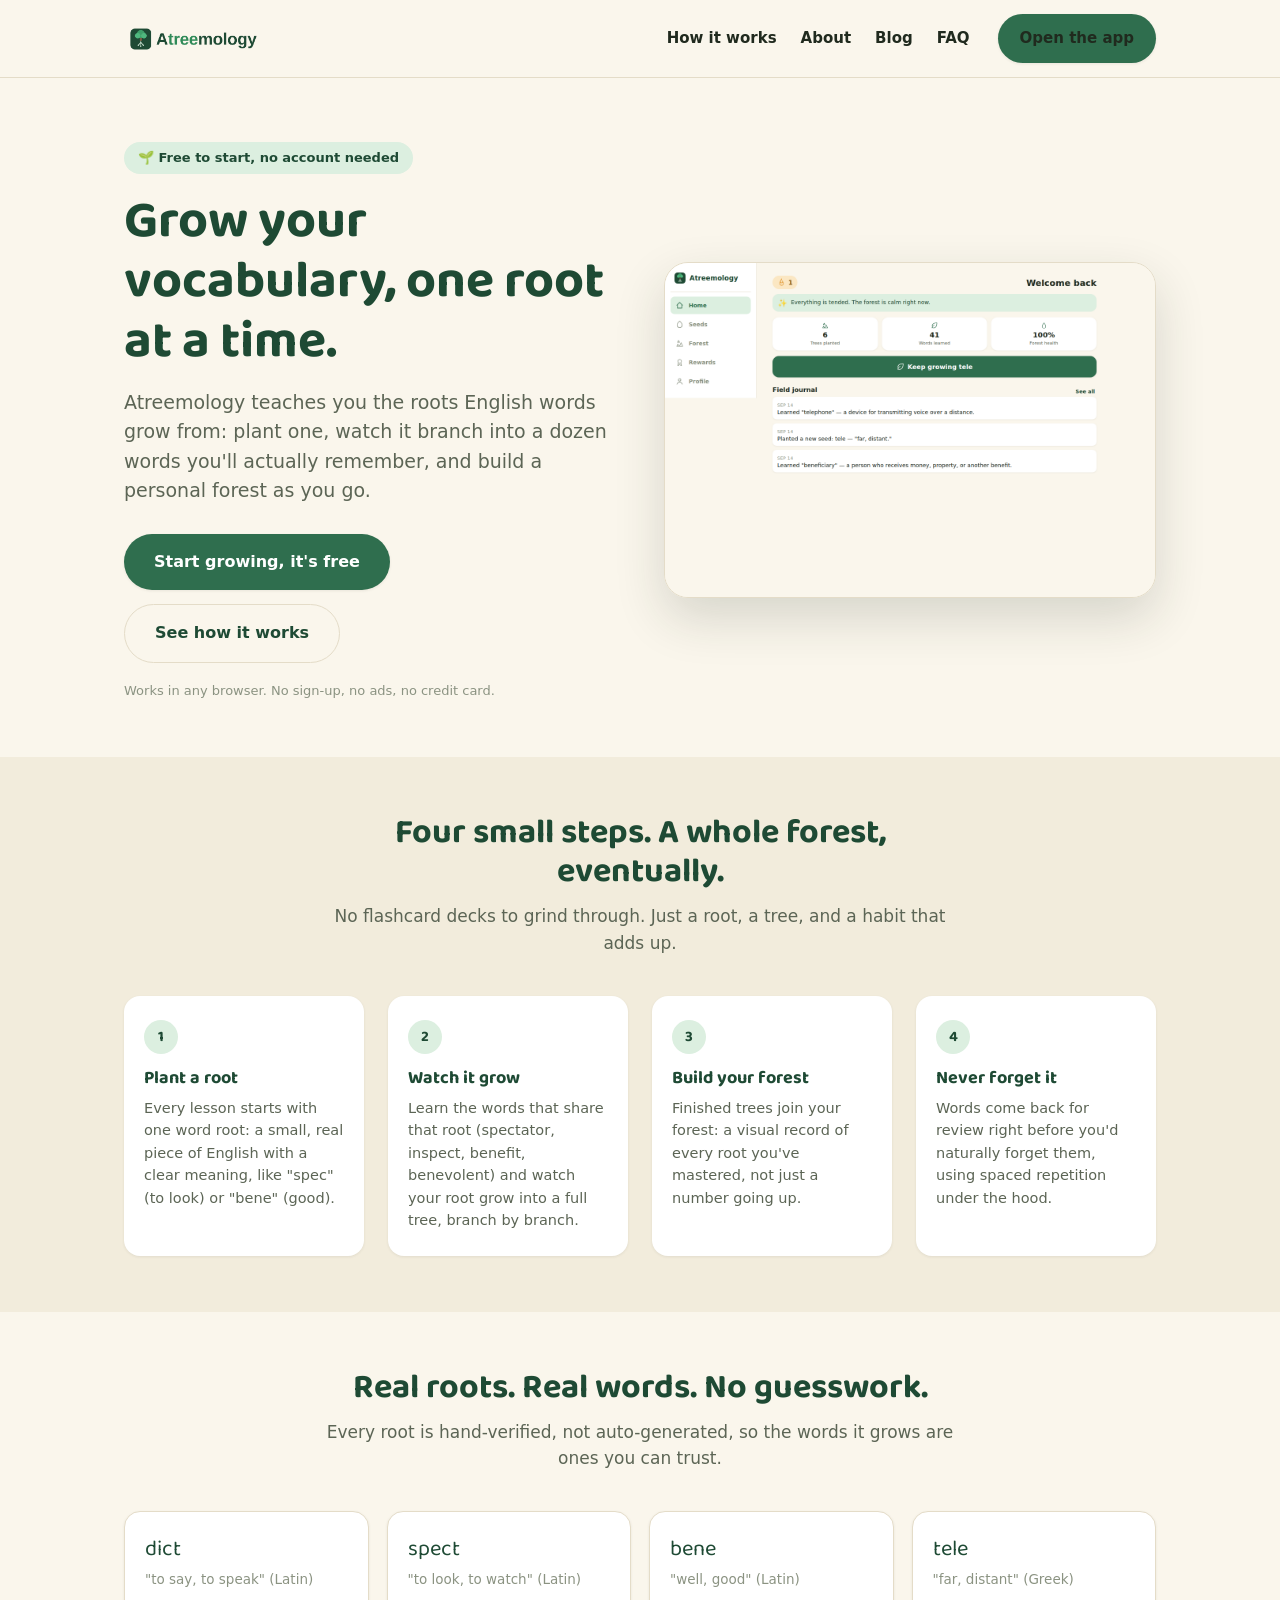
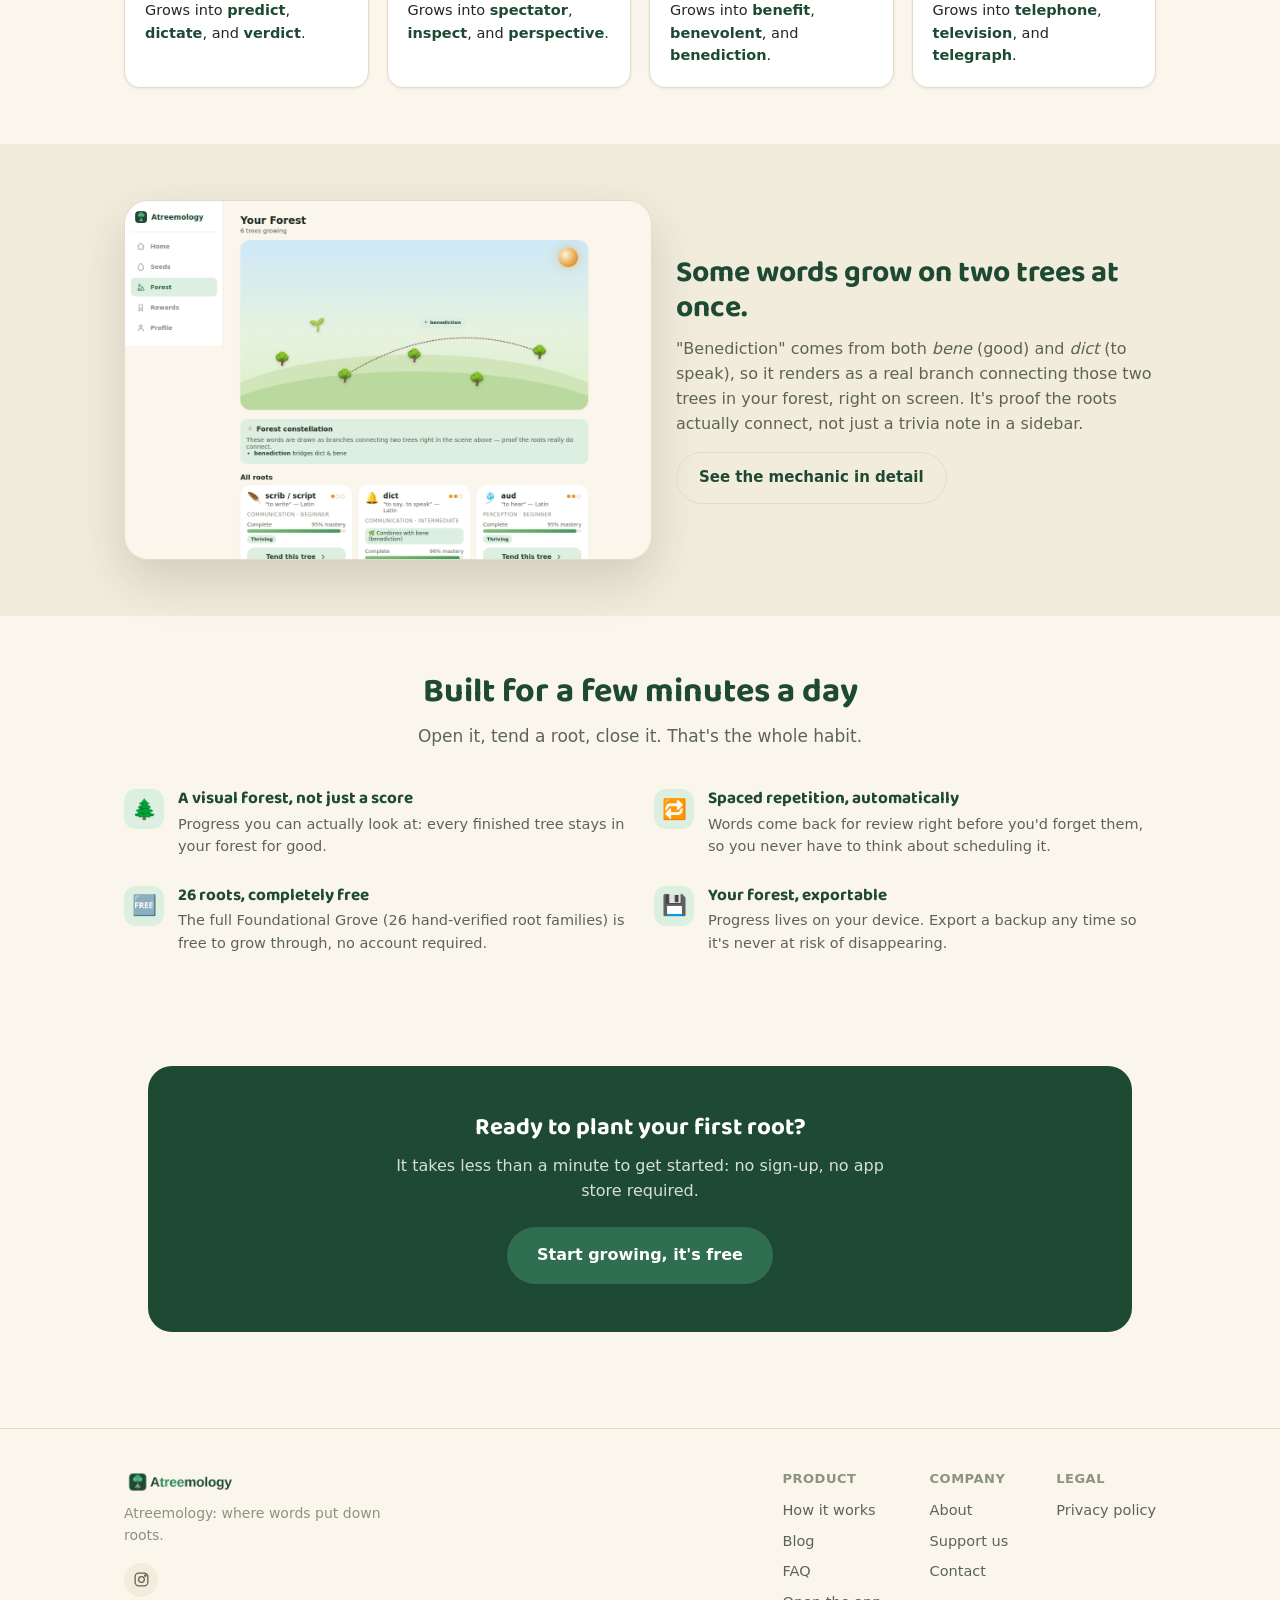
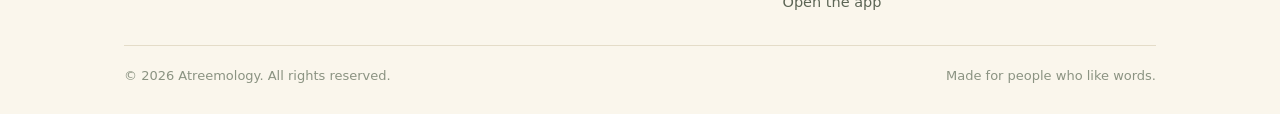
<file: index.html>
<!doctype html>
<html lang="en">
<head>
  <meta charset="UTF-8" />
  <meta name="viewport" content="width=device-width, initial-scale=1" />
  <meta name="theme-color" content="#1e4a34" />
  <title>Atreemology | Grow Your Vocabulary Forest</title>
  <meta name="description" content="Learn English word roots and grow a personal vocabulary forest. Atreemology uses spaced repetition to help you build vocabulary that actually sticks." />

  <link rel="icon" href="/icons/icon-512.png" sizes="any" />
  <link rel="icon" type="image/png" sizes="32x32" href="/icons/favicon-32.png" />
  <link rel="icon" type="image/png" sizes="16x16" href="/icons/favicon-16.png" />
  <link rel="apple-touch-icon" href="/icons/apple-touch-icon.png" />

  <meta property="og:type" content="website" />
  <meta property="og:title" content="Atreemology | Grow Your Vocabulary Forest" />
  <meta property="og:description" content="Learn English word roots and grow a personal vocabulary forest, one tree at a time." />
  <meta property="og:url" content="https://atreemology.com/" />
  <meta property="og:image" content="https://atreemology.com/icons/icon-512.png" />
  <meta name="twitter:card" content="summary_large_image" />
  <meta name="twitter:title" content="Atreemology | Grow Your Vocabulary Forest" />
  <meta name="twitter:description" content="Learn English word roots and grow a personal vocabulary forest, one tree at a time." />
  <meta name="twitter:image" content="https://atreemology.com/icons/icon-512.png" />

  <link rel="preconnect" href="https://fonts.googleapis.com">
  <link rel="preconnect" href="https://fonts.gstatic.com" crossorigin>
  <link href="https://fonts.googleapis.com/css2?family=Baloo+2:wght@600;700;800&display=swap" rel="stylesheet">
  <link rel="stylesheet" href="/marketing.css?v=3" />
</head>
<body>

  <header class="site-header">
    <div class="wrap">
      <a class="site-logo" href="/"><img class="logo-light" src="/assets/brand/atreemology-lockup-light.png" alt="Atreemology" /><img class="logo-dark" src="/assets/brand/atreemology-lockup-dark.png" alt="Atreemology" /></a>
      <nav class="site-nav">
        <div class="site-nav-links">
          <a href="/how-it-works.html">How it works</a>
          <a href="/about.html">About</a>
          <a href="/blog/">Blog</a>
          <a href="/faq.html">FAQ</a>
        </div>
        <a class="btn btn-primary" href="/app/">Open the app</a>
      </nav>
    </div>
  </header>

  <section class="hero">
    <div class="wrap">
      <div class="hero-copy">
        <span class="hero-eyebrow">🌱 Free to start, no account needed</span>
        <h1>Grow your vocabulary, one root at a time.</h1>
        <p class="hero-sub">Atreemology teaches you the roots English words grow from: plant one, watch it branch into a dozen words you'll actually remember, and build a personal forest as you go.</p>
        <div class="hero-ctas">
          <a class="btn btn-primary btn-lg" href="/app/">Start growing, it's free</a>
          <a class="btn btn-ghost btn-lg" href="/how-it-works.html">See how it works</a>
        </div>
        <p class="hero-note">Works in any browser. No sign-up, no ads, no credit card.</p>
      </div>
      <div class="hero-visual">
        <img class="shot-frame" src="/assets/screenshots/desktop-home.png" alt="Atreemology home screen, showing trees planted, words learned, and a field journal of recent progress" />
      </div>
    </div>
  </section>

  <section class="section section-alt" id="how-it-works">
    <div class="wrap">
      <div class="section-head">
        <h2>Four small steps. A whole forest, eventually.</h2>
        <p>No flashcard decks to grind through. Just a root, a tree, and a habit that adds up.</p>
      </div>
      <div class="steps-grid">
        <div class="step-card">
          <div class="step-num">1</div>
          <h3>Plant a root</h3>
          <p>Every lesson starts with one word root: a small, real piece of English with a clear meaning, like "spec" (to look) or "bene" (good).</p>
        </div>
        <div class="step-card">
          <div class="step-num">2</div>
          <h3>Watch it grow</h3>
          <p>Learn the words that share that root (spectator, inspect, benefit, benevolent) and watch your root grow into a full tree, branch by branch.</p>
        </div>
        <div class="step-card">
          <div class="step-num">3</div>
          <h3>Build your forest</h3>
          <p>Finished trees join your forest: a visual record of every root you've mastered, not just a number going up.</p>
        </div>
        <div class="step-card">
          <div class="step-num">4</div>
          <h3>Never forget it</h3>
          <p>Words come back for review right before you'd naturally forget them, using spaced repetition under the hood.</p>
        </div>
      </div>
    </div>
  </section>

  <section class="section">
    <div class="wrap">
      <div class="section-head">
        <h2>Real roots. Real words. No guesswork.</h2>
        <p>Every root is hand-verified, not auto-generated, so the words it grows are ones you can trust.</p>
      </div>
      <div class="roots-grid">
        <div class="root-example">
          <div class="root-name">dict</div>
          <div class="root-meaning">"to say, to speak" (Latin)</div>
          <p class="root-words">Grows into <strong>predict</strong>, <strong>dictate</strong>, and <strong>verdict</strong>.</p>
        </div>
        <div class="root-example">
          <div class="root-name">spect</div>
          <div class="root-meaning">"to look, to watch" (Latin)</div>
          <p class="root-words">Grows into <strong>spectator</strong>, <strong>inspect</strong>, and <strong>perspective</strong>.</p>
        </div>
        <div class="root-example">
          <div class="root-name">bene</div>
          <div class="root-meaning">"well, good" (Latin)</div>
          <p class="root-words">Grows into <strong>benefit</strong>, <strong>benevolent</strong>, and <strong>benediction</strong>.</p>
        </div>
        <div class="root-example">
          <div class="root-name">tele</div>
          <div class="root-meaning">"far, distant" (Greek)</div>
          <p class="root-words">Grows into <strong>telephone</strong>, <strong>television</strong>, and <strong>telegraph</strong>.</p>
        </div>
      </div>
    </div>
  </section>

  <section class="section section-alt">
    <div class="wrap">
      <div class="shot-row">
        <div class="shot-visual">
          <img class="shot-frame" src="/assets/screenshots/desktop-forest.png" alt="Atreemology forest screen showing several planted trees, with a branch labelled 'benediction' connecting two of them" />
        </div>
        <div class="shot-copy">
          <h2>Some words grow on two trees at once.</h2>
          <p>"Benediction" comes from both <em>bene</em> (good) and <em>dict</em> (to speak), so it renders as a real branch connecting those two trees in your forest, right on screen. It's proof the roots actually connect, not just a trivia note in a sidebar.</p>
          <a class="btn btn-ghost" href="/how-it-works.html">See the mechanic in detail</a>
        </div>
      </div>
    </div>
  </section>

  <section class="section">
    <div class="wrap">
      <div class="section-head">
        <h2>Built for a few minutes a day</h2>
        <p>Open it, tend a root, close it. That's the whole habit.</p>
      </div>
      <div class="feature-rows">
        <div class="feature-row">
          <div class="feature-icon">🌲</div>
          <div>
            <h3>A visual forest, not just a score</h3>
            <p>Progress you can actually look at: every finished tree stays in your forest for good.</p>
          </div>
        </div>
        <div class="feature-row">
          <div class="feature-icon">🔁</div>
          <div>
            <h3>Spaced repetition, automatically</h3>
            <p>Words come back for review right before you'd forget them, so you never have to think about scheduling it.</p>
          </div>
        </div>
        <div class="feature-row">
          <div class="feature-icon">🆓</div>
          <div>
            <h3>26 roots, completely free</h3>
            <p>The full Foundational Grove (26 hand-verified root families) is free to grow through, no account required.</p>
          </div>
        </div>
        <div class="feature-row">
          <div class="feature-icon">💾</div>
          <div>
            <h3>Your forest, exportable</h3>
            <p>Progress lives on your device. Export a backup any time so it's never at risk of disappearing.</p>
          </div>
        </div>
      </div>
    </div>
  </section>

  <section class="section">
    <div class="wrap">
      <div class="cta-band">
        <h2>Ready to plant your first root?</h2>
        <p>It takes less than a minute to get started: no sign-up, no app store required.</p>
        <a class="btn btn-primary btn-lg" href="/app/">Start growing, it's free</a>
      </div>
    </div>
  </section>

  <footer class="site-footer">
    <div class="wrap">
      <div class="footer-top">
        <div class="footer-brand">
          <img class="logo-light" src="/assets/brand/atreemology-lockup-light.png" alt="Atreemology" />
          <img class="logo-dark" src="/assets/brand/atreemology-lockup-dark.png" alt="Atreemology" />
          <p class="footer-tagline">Atreemology: where words put down roots.</p>
          <div class="footer-social">
            <a href="https://www.instagram.com/atreemology" target="_blank" rel="noopener noreferrer" aria-label="Atreemology on Instagram">
              <svg viewBox="0 0 24 24" fill="none" stroke="currentColor" stroke-width="1.8"><rect x="3" y="3" width="18" height="18" rx="5"/><circle cx="12" cy="12" r="4"/><circle cx="17.5" cy="6.5" r="1"/></svg>
            </a>
          </div>
        </div>
        <div class="footer-cols">
          <div class="footer-col">
            <h4>Product</h4>
            <a href="/how-it-works.html">How it works</a>
            <a href="/blog/">Blog</a>
            <a href="/faq.html">FAQ</a>
            <a href="/app/">Open the app</a>
          </div>
          <div class="footer-col">
            <h4>Company</h4>
            <a href="/about.html">About</a>
            <a href="/support.html">Support us</a>
            <a href="/contact.html">Contact</a>
          </div>
          <div class="footer-col">
            <h4>Legal</h4>
            <a href="/privacy.html">Privacy policy</a>
          </div>
        </div>
      </div>
      <div class="footer-bottom">
        <span>© 2026 Atreemology. All rights reserved.</span>
        <span>Made for people who like words.</span>
      </div>
    </div>
  </footer>

</body>
</html>
</file>
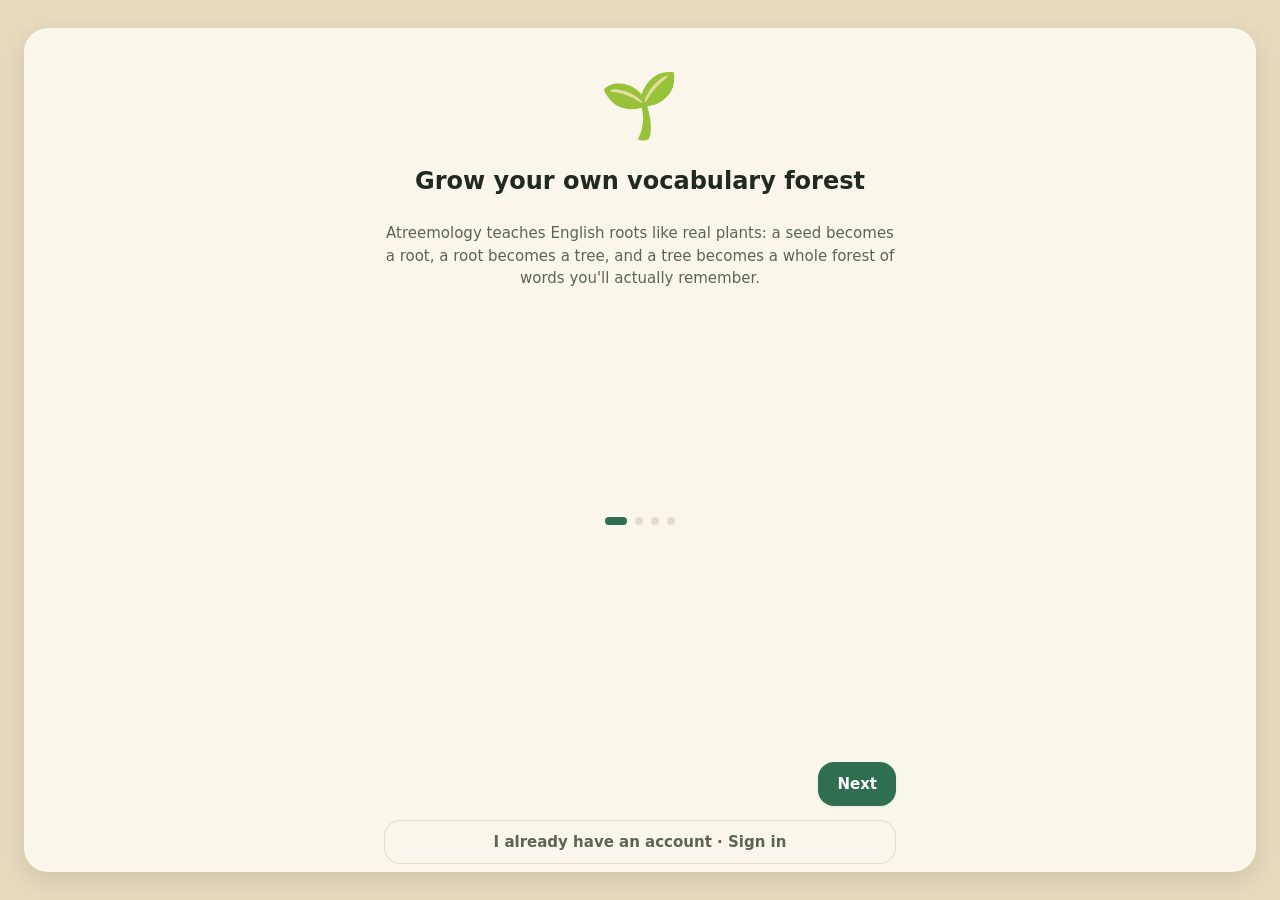
<file: app/index.html>
<!doctype html>
<html lang="en">
<head>
  <meta charset="UTF-8" />
  <meta name="viewport" content="width=device-width, initial-scale=1, viewport-fit=cover" />
  <meta name="theme-color" content="#1e4a34" />
  <title>Atreemology — grow your vocabulary forest</title>
  <meta name="description" content="Atreemology teaches English word roots by growing a personal vocabulary forest, one root family at a time." />

  <!-- App icons. icon.svg is the scalable source; the PNGs below cover
       browsers/OSes (notably Safari and Android home-screen shortcuts)
       that don't support SVG favicons. Paths are absolute (/icons/...),
       so they resolve correctly whether this page is served from /app/
       or anywhere else. -->
  <link rel="icon" href="/icons/icon-512.png" sizes="any" />
  <link rel="icon" type="image/png" sizes="32x32" href="/icons/favicon-32.png" />
  <link rel="icon" type="image/png" sizes="16x16" href="/icons/favicon-16.png" />
  <link rel="apple-touch-icon" href="/icons/apple-touch-icon.png" />
  <link rel="manifest" href="/manifest.json" />

  <!-- "Add to Home Screen" on iOS reads these directly, independent of
       manifest.json (Safari's manifest support is partial). -->
  <meta name="apple-mobile-web-app-capable" content="yes" />
  <meta name="apple-mobile-web-app-status-bar-style" content="black-translucent" />
  <meta name="apple-mobile-web-app-title" content="Atreemology" />
  <meta name="mobile-web-app-capable" content="yes" />

  <!-- Link-preview cards (iMessage, WhatsApp, Instagram, Slack, etc.).
       og:url now points at /app/ specifically, since that's this page's
       real deployed location — the marketing homepage at the bare apex
       has its own separate preview tags. -->
  <meta property="og:type" content="website" />
  <meta property="og:title" content="Atreemology — grow your vocabulary forest" />
  <meta property="og:description" content="Learn English word roots by growing a personal vocabulary forest, one root family at a time." />
  <meta property="og:url" content="https://atreemology.com/app/" />
  <meta property="og:image" content="https://atreemology.com/icons/icon-512.png" />
  <meta name="twitter:card" content="summary_large_image" />
  <meta name="twitter:title" content="Atreemology — grow your vocabulary forest" />
  <meta name="twitter:description" content="Learn English word roots by growing a personal vocabulary forest, one root family at a time." />
  <meta name="twitter:image" content="https://atreemology.com/icons/icon-512.png" />

  <link rel="stylesheet" href="/src/styles.css" />
</head>
<body>
  <div id="root"></div>
  <!-- ?v= busts the CDN's cached copy of main.js (and, through it, app.js).
       Bump on every change to main.js. -->
  <script>
    // Public settings for the optional account / cloud features. The key below is
    // the project's public "anon" key: it only identifies the project, and what a
    // visitor can do is limited by the database rules (row-level security). Leave
    // supabaseUrl empty to switch every cloud feature off.
    window.__ATREEMOLOGY__ = {
      supabaseUrl: 'https://yvgtixodtwrfsehkqsfi.supabase.co',
      supabaseAnonKey: 'eyJhbGciOiJIUzI1NiIsInR5cCI6IkpXVCJ9.eyJpc3MiOiJzdXBhYmFzZSIsInJlZiI6Inl2Z3RpeG9kdHdyZnNlaGtxc2ZpIiwicm9sZSI6ImFub24iLCJpYXQiOjE3OTIzODc5ODEsImV4cCI6MjEwNzk2Mzk4MX0.2kPFJIpkKx2Z-E-vydaSh5PRTVH-oarQQy54_mIRA1U',
      googleEnabled: false,
      usdEnabled: false
    };
  </script>
  <script type="module" src="/src/main.js?v=7"></script>
</body>
</html>
</file>
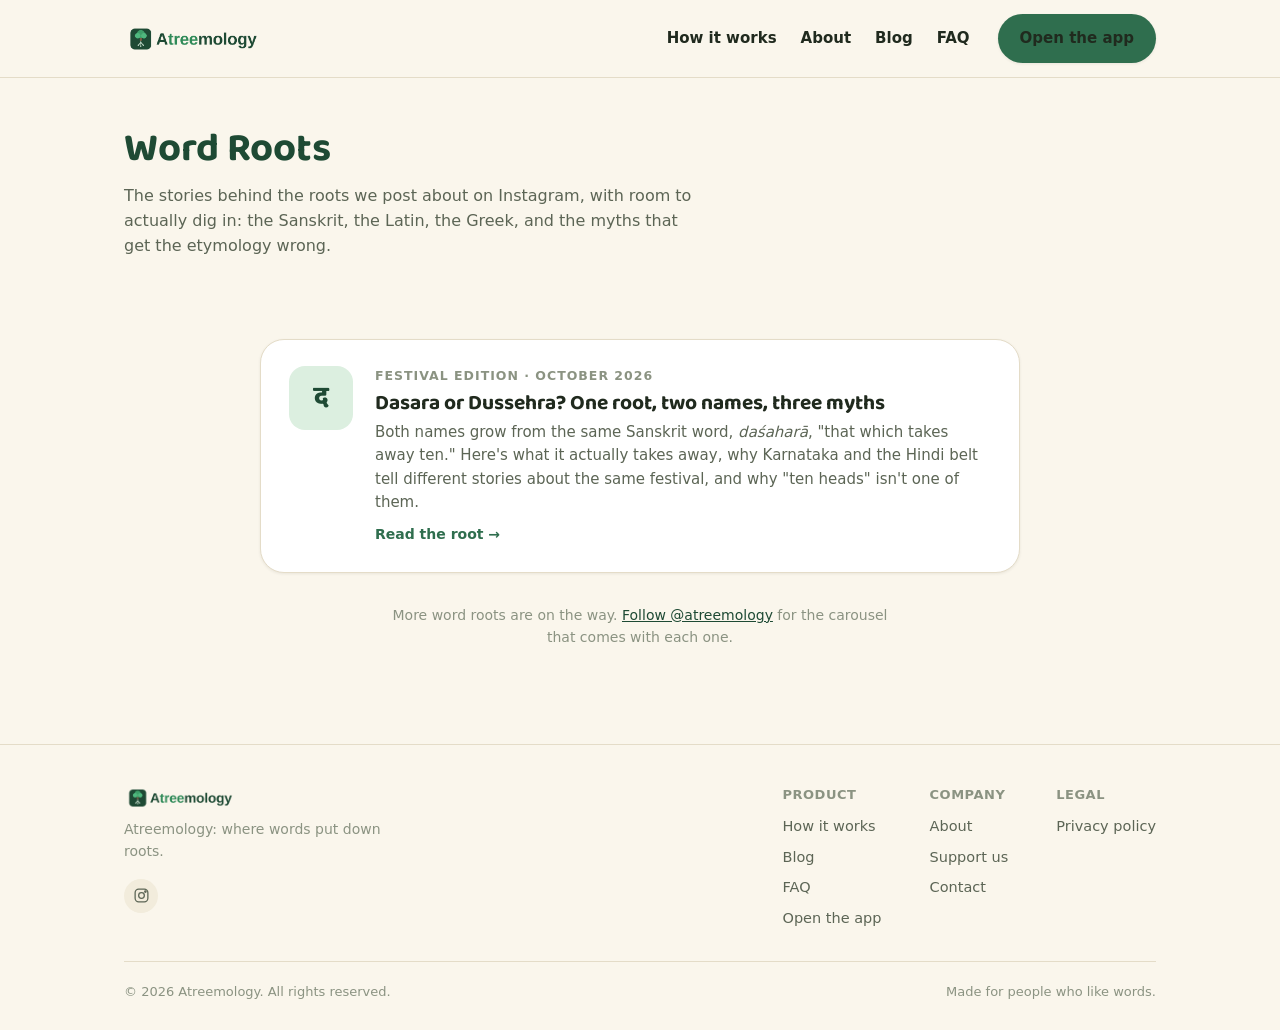
<file: blog/index.html>
<!doctype html>
<html lang="en">
<head>
  <meta charset="UTF-8" />
  <meta name="viewport" content="width=device-width, initial-scale=1" />
  <meta name="theme-color" content="#1e4a34" />
  <title>Blog | Atreemology</title>
  <meta name="description" content="Word Roots: short deep-dives into the etymology behind festivals, names, and everyday words, the stories behind the Atreemology Instagram posts." />
  <meta property="og:type" content="website" />
  <meta property="og:title" content="Word Roots | The Atreemology Blog" />
  <meta property="og:description" content="Short deep-dives into the etymology behind festivals, names, and everyday words." />
  <meta property="og:url" content="https://atreemology.com/blog/" />
  <meta property="og:image" content="https://atreemology.com/icons/icon-512.png" />
  <link rel="icon" href="/icons/icon-512.png" sizes="any" />
  <link rel="apple-touch-icon" href="/icons/apple-touch-icon.png" />
  <link rel="preconnect" href="https://fonts.googleapis.com">
  <link rel="preconnect" href="https://fonts.gstatic.com" crossorigin>
  <link href="https://fonts.googleapis.com/css2?family=Baloo+2:wght@600;700;800&display=swap" rel="stylesheet">
  <link rel="stylesheet" href="/marketing.css?v=3" />
</head>
<body>

  <header class="site-header">
    <div class="wrap">
      <a class="site-logo" href="/"><img class="logo-light" src="/assets/brand/atreemology-lockup-light.png" alt="Atreemology" /><img class="logo-dark" src="/assets/brand/atreemology-lockup-dark.png" alt="Atreemology" /></a>
      <nav class="site-nav">
        <div class="site-nav-links">
          <a href="/how-it-works.html">How it works</a>
          <a href="/about.html">About</a>
          <a href="/blog/">Blog</a>
          <a href="/faq.html">FAQ</a>
        </div>
        <a class="btn btn-primary" href="/app/">Open the app</a>
      </nav>
    </div>
  </header>

  <section class="page-hero">
    <div class="wrap">
      <h1>Word Roots</h1>
      <p style="max-width:56ch">The stories behind the roots we post about on Instagram, with room to actually dig in: the Sanskrit, the Latin, the Greek, and the myths that get the etymology wrong.</p>
    </div>
  </section>

  <section class="section">
    <div class="wrap">
      <div class="blog-list">

        <a class="blog-card" href="/blog/dasara-dussehra.html">
          <div class="blog-card-glyph">द</div>
          <div class="blog-card-body">
            <div class="blog-card-meta">Festival edition · October 2026</div>
            <h3>Dasara or Dussehra? One root, two names, three myths</h3>
            <p>Both names grow from the same Sanskrit word, <i>daśaharā</i>, "that which takes away ten." Here's what it actually takes away, why Karnataka and the Hindi belt tell different stories about the same festival, and why "ten heads" isn't one of them.</p>
            <div class="blog-card-more">Read the root →</div>
          </div>
        </a>

      </div>

      <p class="blog-empty-note">More word roots are on the way. <a href="https://www.instagram.com/atreemology" target="_blank" rel="noopener noreferrer">Follow @atreemology</a> for the carousel that comes with each one.</p>
    </div>
  </section>

  <footer class="site-footer">
    <div class="wrap">
      <div class="footer-top">
        <div class="footer-brand">
          <img class="logo-light" src="/assets/brand/atreemology-lockup-light.png" alt="Atreemology" />
          <img class="logo-dark" src="/assets/brand/atreemology-lockup-dark.png" alt="Atreemology" />
          <p class="footer-tagline">Atreemology: where words put down roots.</p>
          <div class="footer-social">
            <a href="https://www.instagram.com/atreemology" target="_blank" rel="noopener noreferrer" aria-label="Atreemology on Instagram">
              <svg viewBox="0 0 24 24" fill="none" stroke="currentColor" stroke-width="1.8"><rect x="3" y="3" width="18" height="18" rx="5"/><circle cx="12" cy="12" r="4"/><circle cx="17.5" cy="6.5" r="1"/></svg>
            </a>
          </div>
        </div>
        <div class="footer-cols">
          <div class="footer-col">
            <h4>Product</h4>
            <a href="/how-it-works.html">How it works</a>
            <a href="/blog/">Blog</a>
            <a href="/faq.html">FAQ</a>
            <a href="/app/">Open the app</a>
          </div>
          <div class="footer-col">
            <h4>Company</h4>
            <a href="/about.html">About</a>
            <a href="/support.html">Support us</a>
            <a href="/contact.html">Contact</a>
          </div>
          <div class="footer-col">
            <h4>Legal</h4>
            <a href="/privacy.html">Privacy policy</a>
          </div>
        </div>
      </div>
      <div class="footer-bottom">
        <span>© 2026 Atreemology. All rights reserved.</span>
        <span>Made for people who like words.</span>
      </div>
    </div>
  </footer>

</body>
</html>
</file>
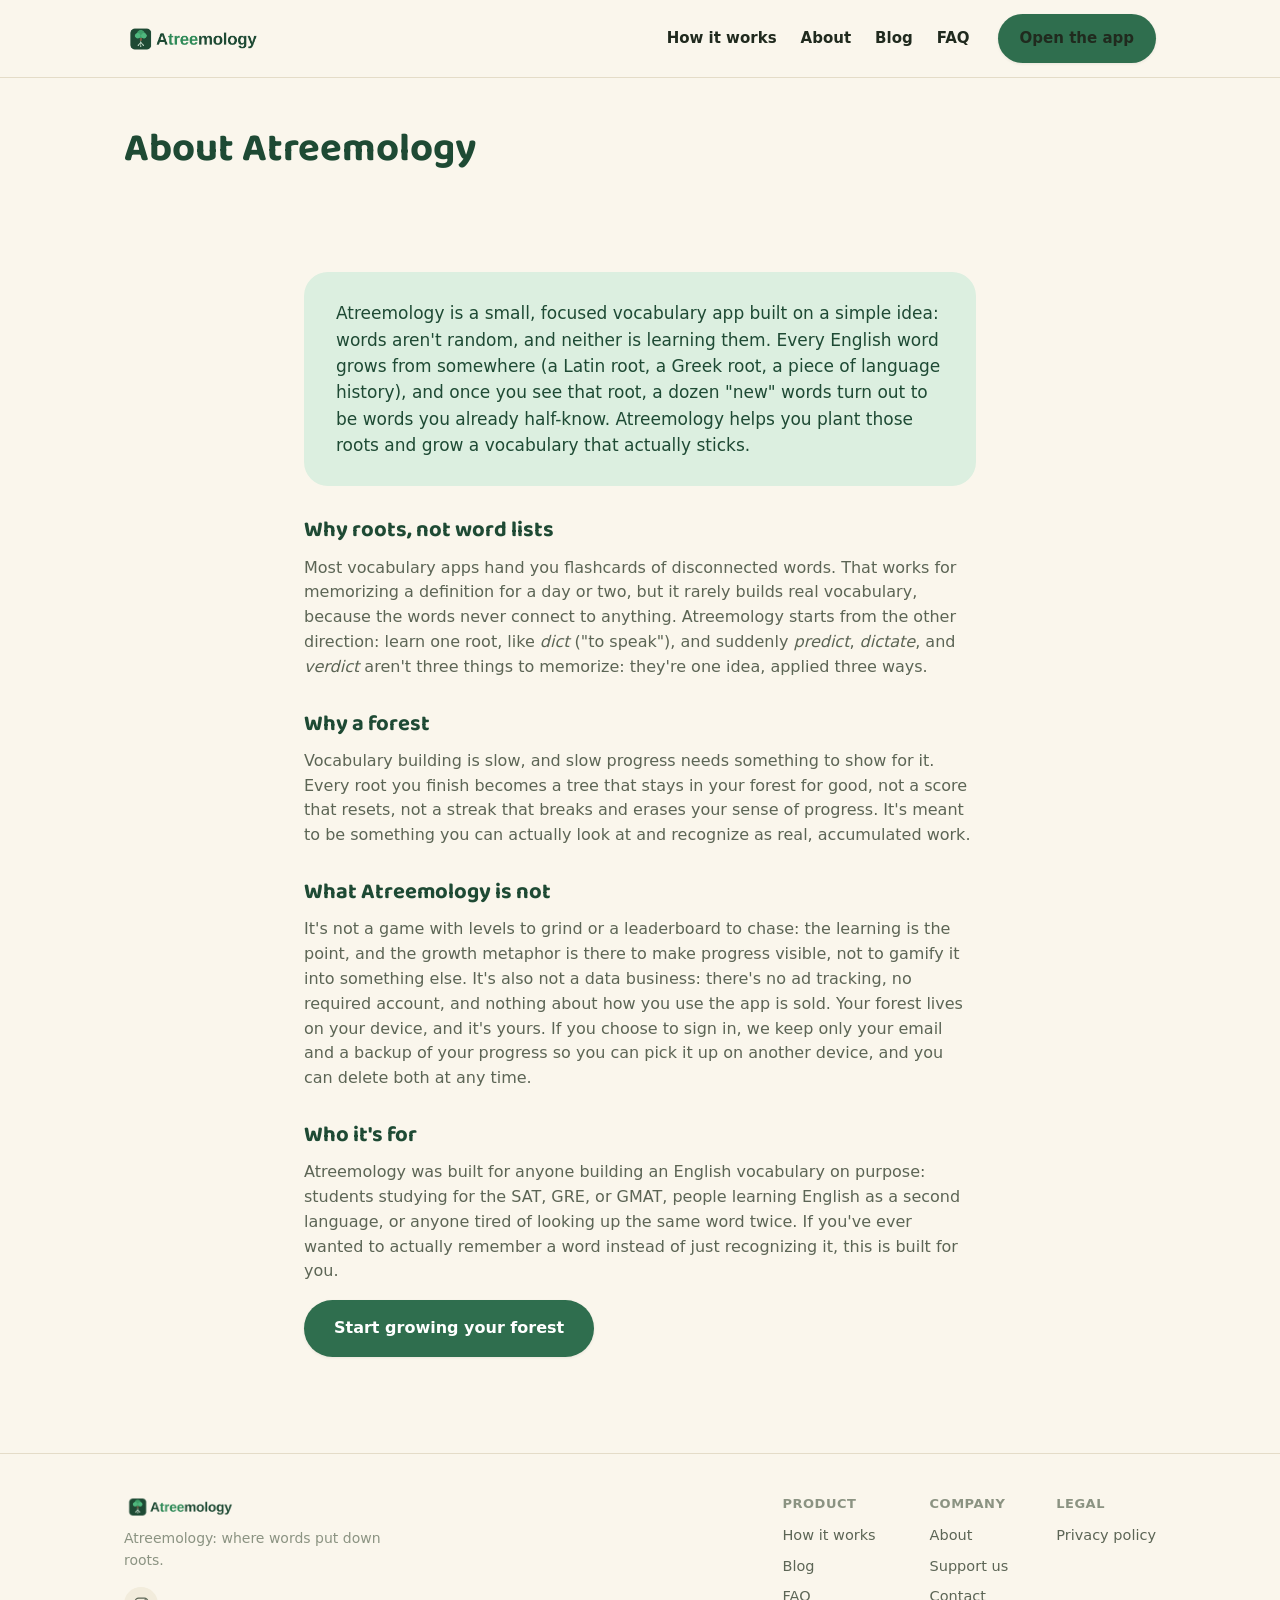
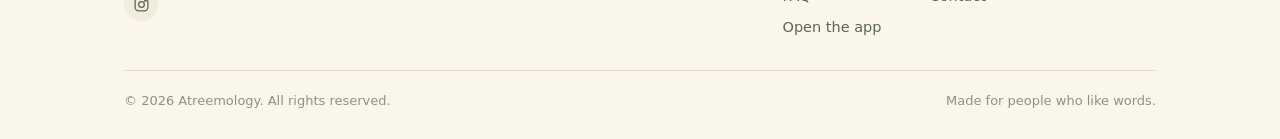
<file: about.html>
<!doctype html>
<html lang="en">
<head>
  <meta charset="UTF-8" />
  <meta name="viewport" content="width=device-width, initial-scale=1" />
  <meta name="theme-color" content="#1e4a34" />
  <title>About | Atreemology</title>
  <meta name="description" content="Atreemology is built on a simple idea: words aren't random, and neither is learning them. Read about the idea behind the app." />
  <link rel="icon" href="/icons/icon-512.png" sizes="any" />
  <link rel="apple-touch-icon" href="/icons/apple-touch-icon.png" />
  <link rel="preconnect" href="https://fonts.googleapis.com">
  <link rel="preconnect" href="https://fonts.gstatic.com" crossorigin>
  <link href="https://fonts.googleapis.com/css2?family=Baloo+2:wght@600;700;800&display=swap" rel="stylesheet">
  <link rel="stylesheet" href="/marketing.css?v=3" />
</head>
<body>

  <header class="site-header">
    <div class="wrap">
      <a class="site-logo" href="/"><img class="logo-light" src="/assets/brand/atreemology-lockup-light.png" alt="Atreemology" /><img class="logo-dark" src="/assets/brand/atreemology-lockup-dark.png" alt="Atreemology" /></a>
      <nav class="site-nav">
        <div class="site-nav-links">
          <a href="/how-it-works.html">How it works</a>
          <a href="/about.html">About</a>
          <a href="/blog/">Blog</a>
          <a href="/faq.html">FAQ</a>
        </div>
        <a class="btn btn-primary" href="/app/">Open the app</a>
      </nav>
    </div>
  </header>

  <section class="page-hero">
    <div class="wrap">
      <h1>About Atreemology</h1>
    </div>
  </section>

  <section class="section">
    <div class="wrap prose">
      <div class="about-blurb">
        <p>Atreemology is a small, focused vocabulary app built on a simple idea: words aren't random, and neither is learning them. Every English word grows from somewhere (a Latin root, a Greek root, a piece of language history), and once you see that root, a dozen "new" words turn out to be words you already half-know. Atreemology helps you plant those roots and grow a vocabulary that actually sticks.</p>
      </div>

      <h2>Why roots, not word lists</h2>
      <p>Most vocabulary apps hand you flashcards of disconnected words. That works for memorizing a definition for a day or two, but it rarely builds real vocabulary, because the words never connect to anything. Atreemology starts from the other direction: learn one root, like <em>dict</em> ("to speak"), and suddenly <em>predict</em>, <em>dictate</em>, and <em>verdict</em> aren't three things to memorize: they're one idea, applied three ways.</p>

      <h2>Why a forest</h2>
      <p>Vocabulary building is slow, and slow progress needs something to show for it. Every root you finish becomes a tree that stays in your forest for good, not a score that resets, not a streak that breaks and erases your sense of progress. It's meant to be something you can actually look at and recognize as real, accumulated work.</p>

      <h2>What Atreemology is not</h2>
      <p>It's not a game with levels to grind or a leaderboard to chase: the learning is the point, and the growth metaphor is there to make progress visible, not to gamify it into something else. It's also not a data business: there's no ad tracking, no required account, and nothing about how you use the app is sold. Your forest lives on your device, and it's yours. If you choose to sign in, we keep only your email and a backup of your progress so you can pick it up on another device, and you can delete both at any time.</p>

      <h2>Who it's for</h2>
      <p>Atreemology was built for anyone building an English vocabulary on purpose: students studying for the SAT, GRE, or GMAT, people learning English as a second language, or anyone tired of looking up the same word twice. If you've ever wanted to actually remember a word instead of just recognizing it, this is built for you.</p>

      <a class="btn btn-primary btn-lg" href="/app/">Start growing your forest</a>
    </div>
  </section>

  <footer class="site-footer">
    <div class="wrap">
      <div class="footer-top">
        <div class="footer-brand">
          <img class="logo-light" src="/assets/brand/atreemology-lockup-light.png" alt="Atreemology" />
          <img class="logo-dark" src="/assets/brand/atreemology-lockup-dark.png" alt="Atreemology" />
          <p class="footer-tagline">Atreemology: where words put down roots.</p>
          <div class="footer-social">
            <a href="https://www.instagram.com/atreemology" target="_blank" rel="noopener noreferrer" aria-label="Atreemology on Instagram">
              <svg viewBox="0 0 24 24" fill="none" stroke="currentColor" stroke-width="1.8"><rect x="3" y="3" width="18" height="18" rx="5"/><circle cx="12" cy="12" r="4"/><circle cx="17.5" cy="6.5" r="1"/></svg>
            </a>
          </div>
        </div>
        <div class="footer-cols">
          <div class="footer-col">
            <h4>Product</h4>
            <a href="/how-it-works.html">How it works</a>
            <a href="/blog/">Blog</a>
            <a href="/faq.html">FAQ</a>
            <a href="/app/">Open the app</a>
          </div>
          <div class="footer-col">
            <h4>Company</h4>
            <a href="/about.html">About</a>
            <a href="/support.html">Support us</a>
            <a href="/contact.html">Contact</a>
          </div>
          <div class="footer-col">
            <h4>Legal</h4>
            <a href="/privacy.html">Privacy policy</a>
          </div>
        </div>
      </div>
      <div class="footer-bottom">
        <span>© 2026 Atreemology. All rights reserved.</span>
        <span>Made for people who like words.</span>
      </div>
    </div>
  </footer>

</body>
</html>
</file>
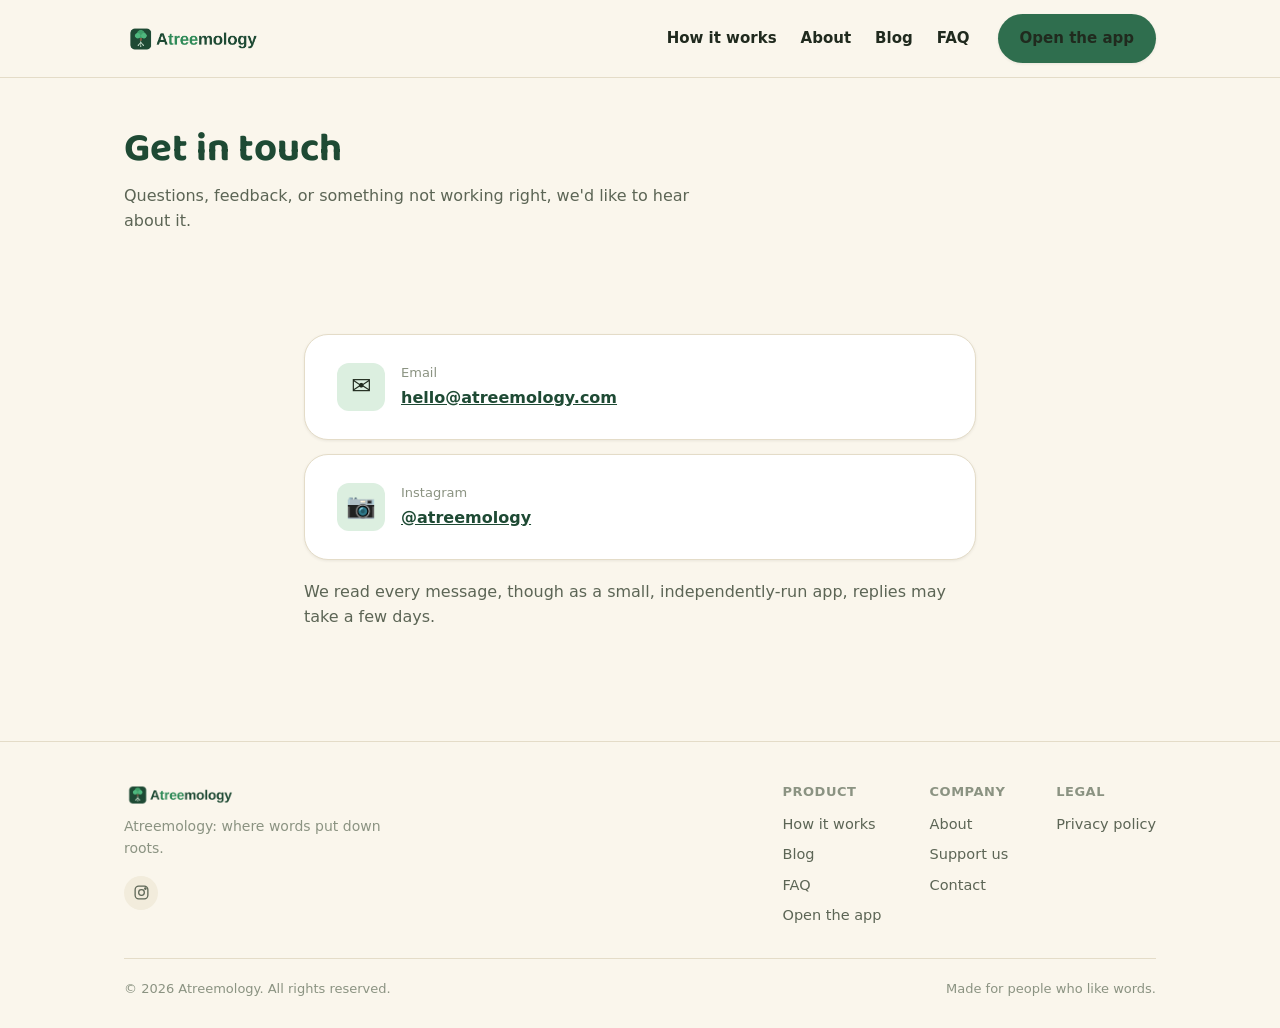
<file: contact.html>
<!doctype html>
<html lang="en">
<head>
  <meta charset="UTF-8" />
  <meta name="viewport" content="width=device-width, initial-scale=1" />
  <meta name="theme-color" content="#1e4a34" />
  <title>Contact | Atreemology</title>
  <meta name="description" content="Get in touch with the Atreemology team." />
  <link rel="icon" href="/icons/icon-512.png" sizes="any" />
  <link rel="apple-touch-icon" href="/icons/apple-touch-icon.png" />
  <link rel="preconnect" href="https://fonts.googleapis.com">
  <link rel="preconnect" href="https://fonts.gstatic.com" crossorigin>
  <link href="https://fonts.googleapis.com/css2?family=Baloo+2:wght@600;700;800&display=swap" rel="stylesheet">
  <link rel="stylesheet" href="/marketing.css?v=3" />
</head>
<body>

  <header class="site-header">
    <div class="wrap">
      <a class="site-logo" href="/"><img class="logo-light" src="/assets/brand/atreemology-lockup-light.png" alt="Atreemology" /><img class="logo-dark" src="/assets/brand/atreemology-lockup-dark.png" alt="Atreemology" /></a>
      <nav class="site-nav">
        <div class="site-nav-links">
          <a href="/how-it-works.html">How it works</a>
          <a href="/about.html">About</a>
          <a href="/blog/">Blog</a>
          <a href="/faq.html">FAQ</a>
        </div>
        <a class="btn btn-primary" href="/app/">Open the app</a>
      </nav>
    </div>
  </header>

  <section class="page-hero">
    <div class="wrap">
      <h1>Get in touch</h1>
      <p style="max-width:56ch">Questions, feedback, or something not working right, we'd like to hear about it.</p>
    </div>
  </section>

  <section class="section">
    <div class="wrap prose">
      <div class="contact-card">
        <div class="feature-icon">✉️</div>
        <div>
          <div style="font-size:13px;color:var(--color-text-faint);margin-bottom:2px;">Email</div>
          <a href="mailto:hello@atreemology.com">hello@atreemology.com</a>
        </div>
      </div>
      <div class="contact-card" style="margin-top:14px;">
        <div class="feature-icon">📷</div>
        <div>
          <div style="font-size:13px;color:var(--color-text-faint);margin-bottom:2px;">Instagram</div>
          <a href="https://www.instagram.com/atreemology" target="_blank" rel="noopener noreferrer">@atreemology</a>
        </div>
      </div>
      <p style="margin-top:20px;">We read every message, though as a small, independently-run app, replies may take a few days.</p>
    </div>
  </section>

  <footer class="site-footer">
    <div class="wrap">
      <div class="footer-top">
        <div class="footer-brand">
          <img class="logo-light" src="/assets/brand/atreemology-lockup-light.png" alt="Atreemology" />
          <img class="logo-dark" src="/assets/brand/atreemology-lockup-dark.png" alt="Atreemology" />
          <p class="footer-tagline">Atreemology: where words put down roots.</p>
          <div class="footer-social">
            <a href="https://www.instagram.com/atreemology" target="_blank" rel="noopener noreferrer" aria-label="Atreemology on Instagram">
              <svg viewBox="0 0 24 24" fill="none" stroke="currentColor" stroke-width="1.8"><rect x="3" y="3" width="18" height="18" rx="5"/><circle cx="12" cy="12" r="4"/><circle cx="17.5" cy="6.5" r="1"/></svg>
            </a>
          </div>
        </div>
        <div class="footer-cols">
          <div class="footer-col">
            <h4>Product</h4>
            <a href="/how-it-works.html">How it works</a>
            <a href="/blog/">Blog</a>
            <a href="/faq.html">FAQ</a>
            <a href="/app/">Open the app</a>
          </div>
          <div class="footer-col">
            <h4>Company</h4>
            <a href="/about.html">About</a>
            <a href="/support.html">Support us</a>
            <a href="/contact.html">Contact</a>
          </div>
          <div class="footer-col">
            <h4>Legal</h4>
            <a href="/privacy.html">Privacy policy</a>
          </div>
        </div>
      </div>
      <div class="footer-bottom">
        <span>© 2026 Atreemology. All rights reserved.</span>
        <span>Made for people who like words.</span>
      </div>
    </div>
  </footer>

</body>
</html>
</file>
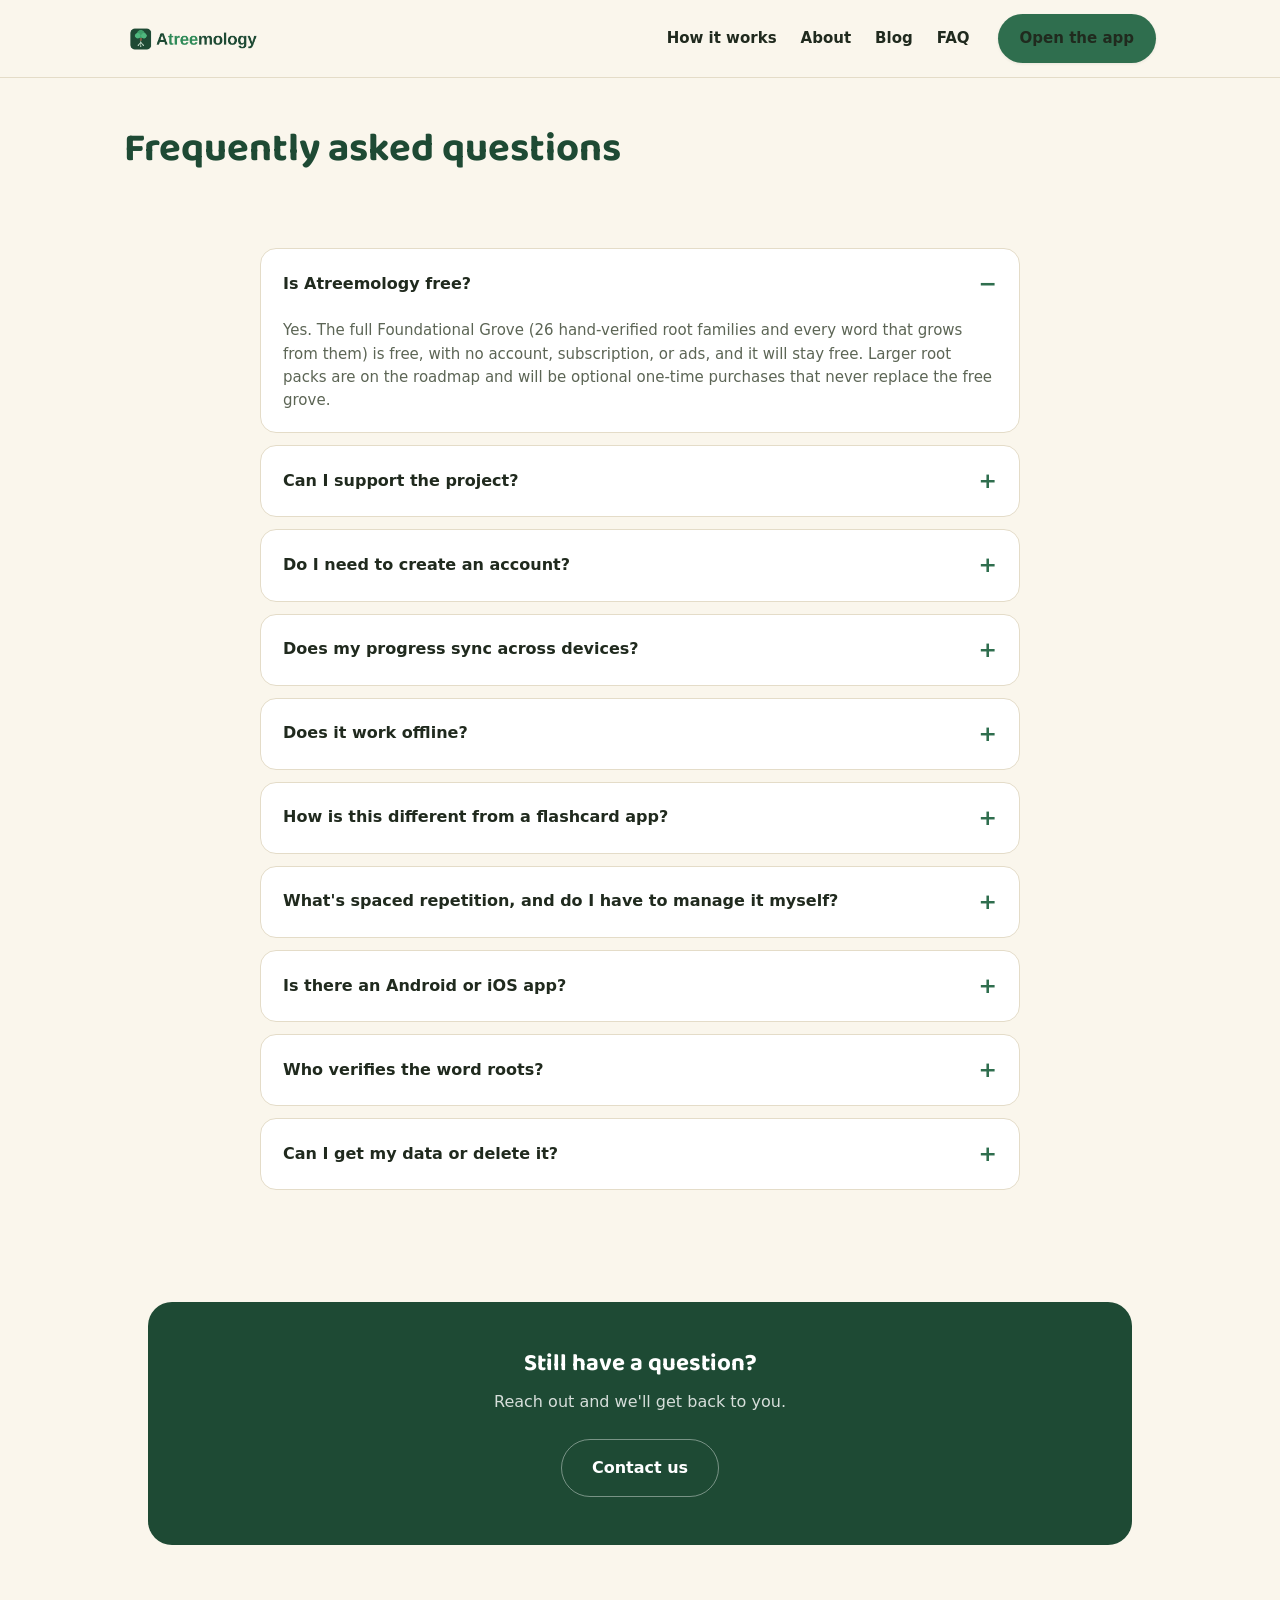
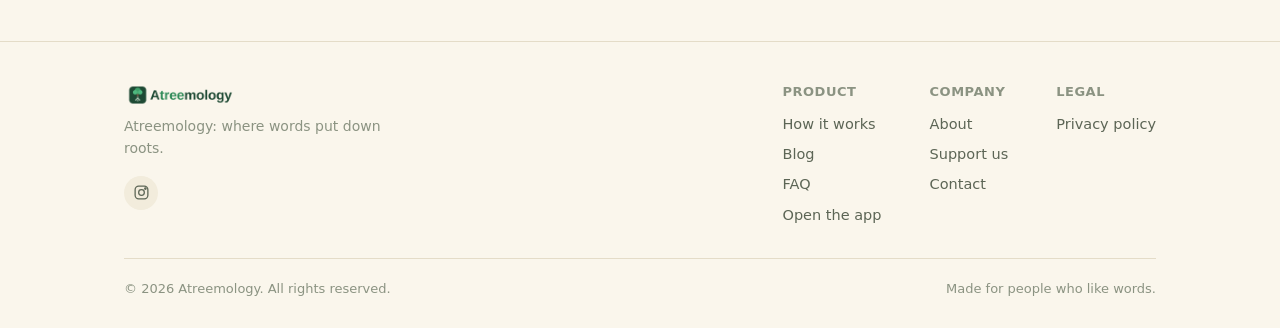
<file: faq.html>
<!doctype html>
<html lang="en">
<head>
  <meta charset="UTF-8" />
  <meta name="viewport" content="width=device-width, initial-scale=1" />
  <meta name="theme-color" content="#1e4a34" />
  <title>FAQ | Atreemology</title>
  <meta name="description" content="Answers to common questions about Atreemology: cost, optional accounts and cloud sync, offline use, data privacy, and what's covered in the free tier." />
  <link rel="icon" href="/icons/icon-512.png" sizes="any" />
  <link rel="apple-touch-icon" href="/icons/apple-touch-icon.png" />
  <link rel="preconnect" href="https://fonts.googleapis.com">
  <link rel="preconnect" href="https://fonts.gstatic.com" crossorigin>
  <link href="https://fonts.googleapis.com/css2?family=Baloo+2:wght@600;700;800&display=swap" rel="stylesheet">
  <link rel="stylesheet" href="/marketing.css?v=3" />
</head>
<body>

  <header class="site-header">
    <div class="wrap">
      <a class="site-logo" href="/"><img class="logo-light" src="/assets/brand/atreemology-lockup-light.png" alt="Atreemology" /><img class="logo-dark" src="/assets/brand/atreemology-lockup-dark.png" alt="Atreemology" /></a>
      <nav class="site-nav">
        <div class="site-nav-links">
          <a href="/how-it-works.html">How it works</a>
          <a href="/about.html">About</a>
          <a href="/blog/">Blog</a>
          <a href="/faq.html">FAQ</a>
        </div>
        <a class="btn btn-primary" href="/app/">Open the app</a>
      </nav>
    </div>
  </header>

  <section class="page-hero">
    <div class="wrap">
      <h1>Frequently asked questions</h1>
    </div>
  </section>

  <section class="section">
    <div class="wrap">
      <div class="faq-list">

        <details class="faq-item" open>
          <summary>Is Atreemology free?</summary>
          <p class="faq-answer">Yes. The full Foundational Grove (26 hand-verified root families and every word that grows from them) is free, with no account, subscription, or ads, and it will stay free. Larger root packs are on the roadmap and will be optional one-time purchases that never replace the free grove.</p>
        </details>

        <details class="faq-item">
          <summary>Can I support the project?</summary>
          <p class="faq-answer">If it's been useful, you can leave a one-off tip or make a one-time "Supporter" purchase that unlocks a cosmetic Golden Grove theme in the app. Both are entirely optional and change nothing about the free tier. See the <a href="/support.html">support page</a> for details.</p>
        </details>

        <details class="faq-item">
          <summary>Do I need to create an account?</summary>
          <p class="faq-answer">No. You can open Atreemology and start planting roots immediately, and your progress is saved automatically on your own device. An account is optional: create a free one from the Profile screen if you want a cloud backup, or if you buy a root pack so it unlocks on all your devices.</p>
        </details>

        <details class="faq-item">
          <summary>Does my progress sync across devices?</summary>
          <p class="faq-answer">Yes, if you sign in. Without an account your forest is saved only in your browser on that device, so clearing browser data removes it. Sign in from the Profile screen with your email (we send a 6-digit code, no password) and your progress is backed up and merged across every device you sign in on. You can still use "Export my progress" for a backup file, and delete your account and cloud copy at any time.</p>
        </details>

        <details class="faq-item">
          <summary>Does it work offline?</summary>
          <p class="faq-answer">Once a page has loaded in your browser, most of the app works without a connection, since everything runs locally and progress is saved to your device first. If you are signed in, changes sync to your cloud backup the next time you're online. Root packs you've unlocked are kept on your device after the first download.</p>
        </details>

        <details class="faq-item">
          <summary>How is this different from a flashcard app?</summary>
          <p class="faq-answer">Flashcard apps usually hand you disconnected words to memorize one at a time. Atreemology teaches the root those words grow from first, so learning one root, like "dict" (to speak), unlocks a whole family of words (predict, dictate, verdict) at once, instead of treating each one as a separate fact to memorize.</p>
        </details>

        <details class="faq-item">
          <summary>What's spaced repetition, and do I have to manage it myself?</summary>
          <p class="faq-answer">No, it happens automatically. After you learn a word, you rate how well you knew it (again, hard, good, or easy), and Atreemology schedules it to come back for review right before you'd naturally start forgetting it, rather than at a fixed interval.</p>
        </details>

        <details class="faq-item">
          <summary>Is there an Android or iOS app?</summary>
          <p class="faq-answer">Atreemology works as a web app in any modern mobile or desktop browser, and can be added to your phone's home screen like a native app. A Google Play listing is in progress; there's currently no plan for an Apple App Store release.</p>
        </details>

        <details class="faq-item">
          <summary>Who verifies the word roots?</summary>
          <p class="faq-answer">Every root and word family that's live in the app has been individually checked against its actual etymology, not auto-generated or bulk-imported. Roots that haven't been verified yet are shown on the roadmap as locked, not shipped as plantable content.</p>
        </details>

        <details class="faq-item">
          <summary>Can I get my data or delete it?</summary>
          <p class="faq-answer">Your progress lives only in your browser's local storage, so you're always in control of it: export it from the Profile screen at any time, or clear it by using "Reset all progress" on the same screen (or clearing your browser's site data). See the <a href="/privacy.html">privacy policy</a> for details.</p>
        </details>

      </div>
    </div>
  </section>

  <section class="section">
    <div class="wrap">
      <div class="cta-band">
        <h2>Still have a question?</h2>
        <p>Reach out and we'll get back to you.</p>
        <a class="btn btn-ghost btn-lg" href="/contact.html">Contact us</a>
      </div>
    </div>
  </section>

  <footer class="site-footer">
    <div class="wrap">
      <div class="footer-top">
        <div class="footer-brand">
          <img class="logo-light" src="/assets/brand/atreemology-lockup-light.png" alt="Atreemology" />
          <img class="logo-dark" src="/assets/brand/atreemology-lockup-dark.png" alt="Atreemology" />
          <p class="footer-tagline">Atreemology: where words put down roots.</p>
          <div class="footer-social">
            <a href="https://www.instagram.com/atreemology" target="_blank" rel="noopener noreferrer" aria-label="Atreemology on Instagram">
              <svg viewBox="0 0 24 24" fill="none" stroke="currentColor" stroke-width="1.8"><rect x="3" y="3" width="18" height="18" rx="5"/><circle cx="12" cy="12" r="4"/><circle cx="17.5" cy="6.5" r="1"/></svg>
            </a>
          </div>
        </div>
        <div class="footer-cols">
          <div class="footer-col">
            <h4>Product</h4>
            <a href="/how-it-works.html">How it works</a>
            <a href="/blog/">Blog</a>
            <a href="/faq.html">FAQ</a>
            <a href="/app/">Open the app</a>
          </div>
          <div class="footer-col">
            <h4>Company</h4>
            <a href="/about.html">About</a>
            <a href="/support.html">Support us</a>
            <a href="/contact.html">Contact</a>
          </div>
          <div class="footer-col">
            <h4>Legal</h4>
            <a href="/privacy.html">Privacy policy</a>
          </div>
        </div>
      </div>
      <div class="footer-bottom">
        <span>© 2026 Atreemology. All rights reserved.</span>
        <span>Made for people who like words.</span>
      </div>
    </div>
  </footer>

</body>
</html>
</file>
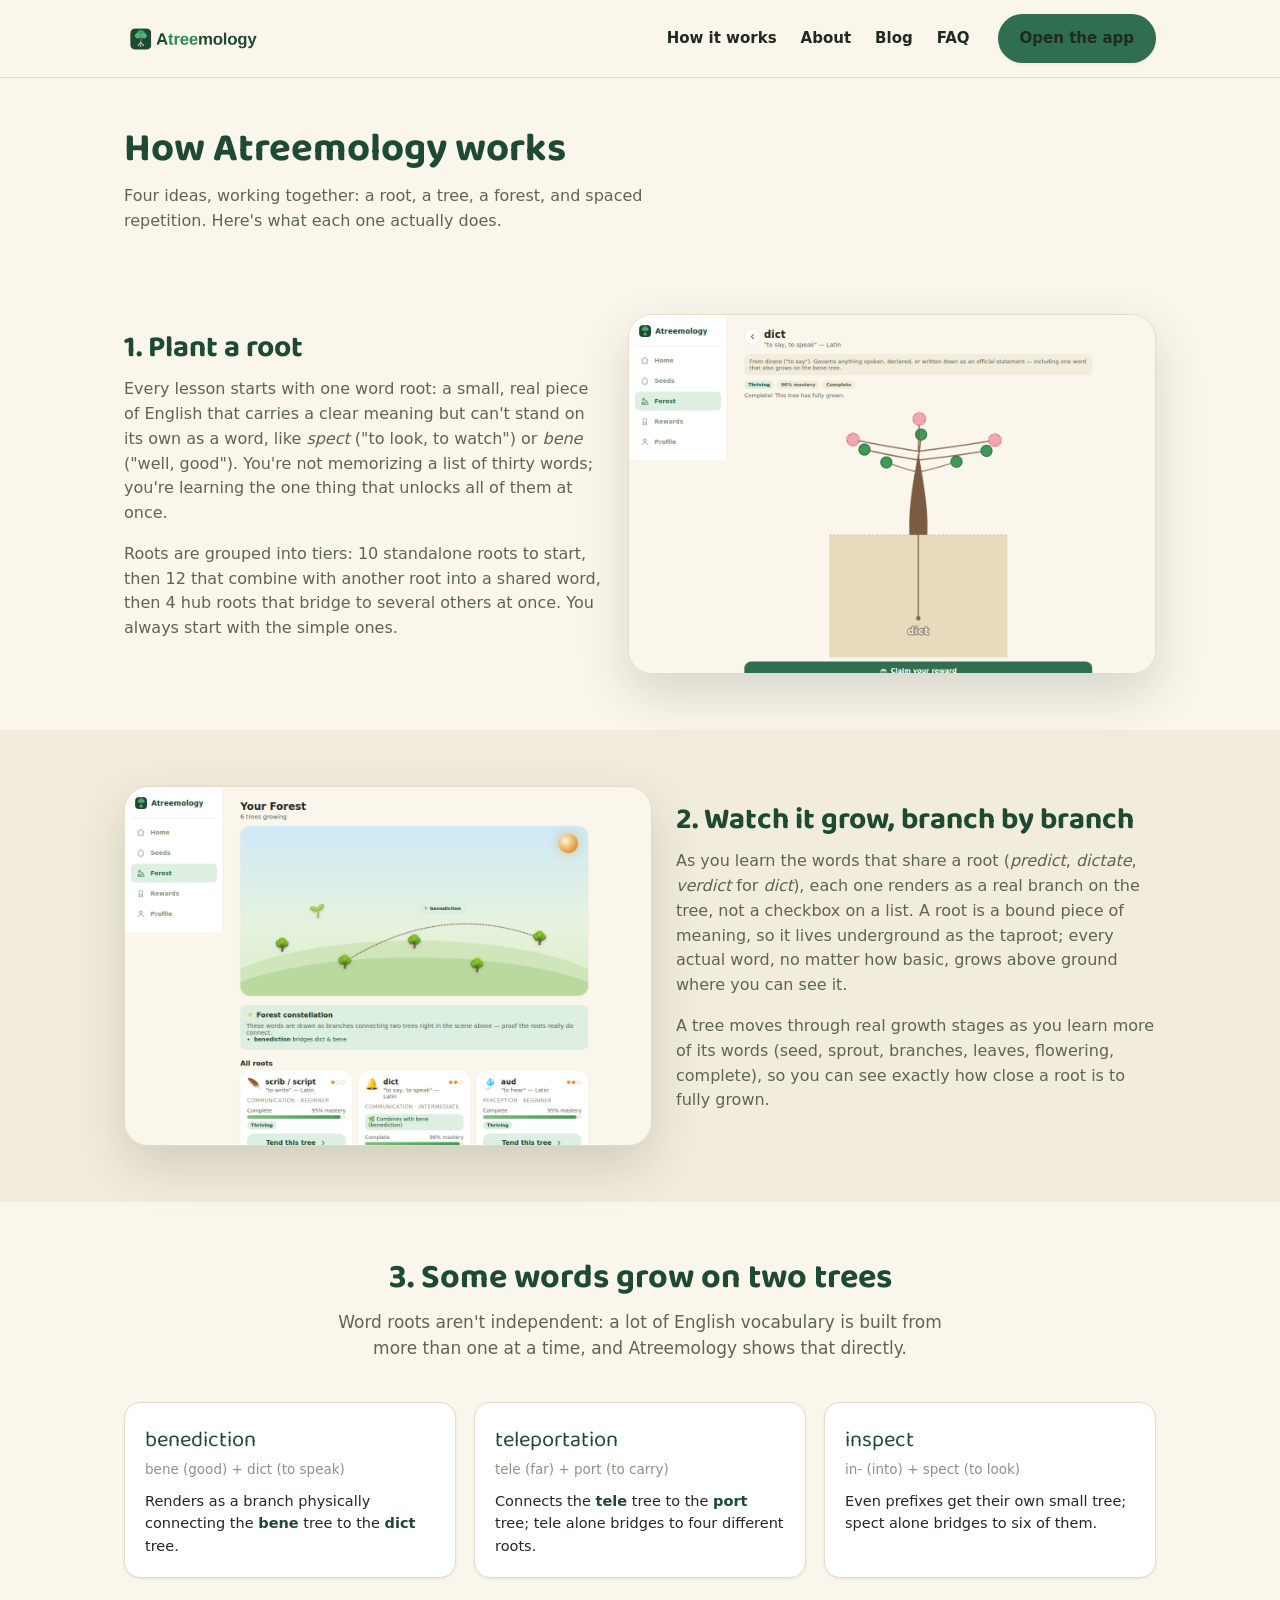
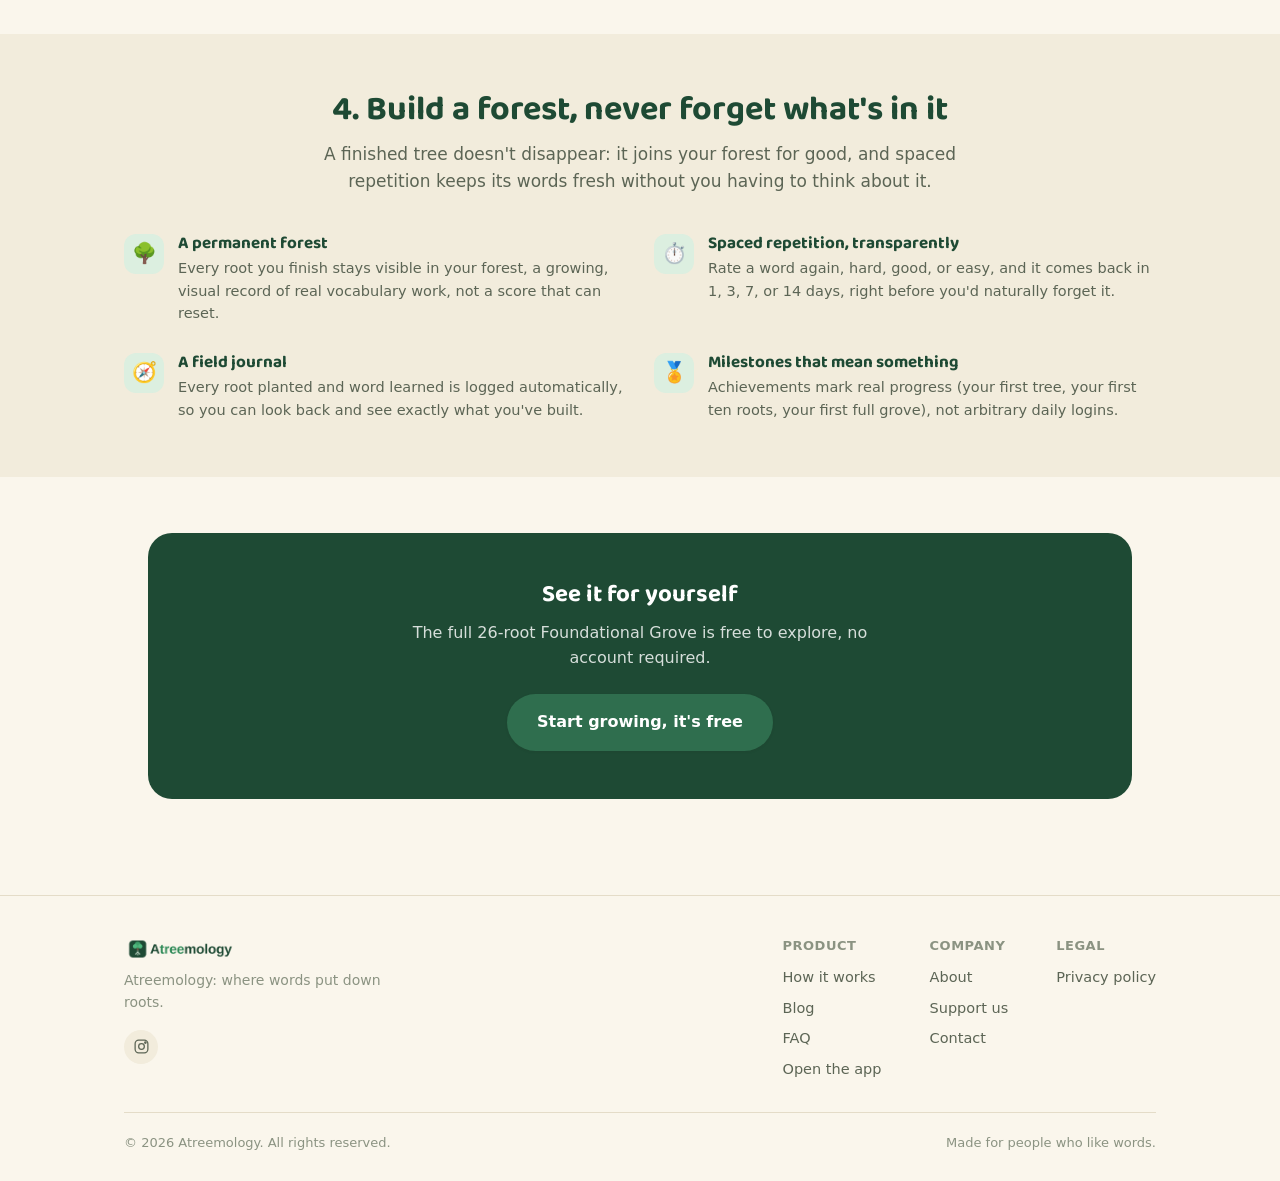
<file: how-it-works.html>
<!doctype html>
<html lang="en">
<head>
  <meta charset="UTF-8" />
  <meta name="viewport" content="width=device-width, initial-scale=1" />
  <meta name="theme-color" content="#1e4a34" />
  <title>How It Works | Atreemology</title>
  <meta name="description" content="See exactly how Atreemology teaches word roots: plant a root, grow it into words, watch it join your forest, and let spaced repetition keep it fresh." />
  <link rel="icon" href="/icons/icon-512.png" sizes="any" />
  <link rel="apple-touch-icon" href="/icons/apple-touch-icon.png" />
  <link rel="preconnect" href="https://fonts.googleapis.com">
  <link rel="preconnect" href="https://fonts.gstatic.com" crossorigin>
  <link href="https://fonts.googleapis.com/css2?family=Baloo+2:wght@600;700;800&display=swap" rel="stylesheet">
  <link rel="stylesheet" href="/marketing.css?v=3" />
</head>
<body>

  <header class="site-header">
    <div class="wrap">
      <a class="site-logo" href="/"><img class="logo-light" src="/assets/brand/atreemology-lockup-light.png" alt="Atreemology" /><img class="logo-dark" src="/assets/brand/atreemology-lockup-dark.png" alt="Atreemology" /></a>
      <nav class="site-nav">
        <div class="site-nav-links">
          <a href="/how-it-works.html">How it works</a>
          <a href="/about.html">About</a>
          <a href="/blog/">Blog</a>
          <a href="/faq.html">FAQ</a>
        </div>
        <a class="btn btn-primary" href="/app/">Open the app</a>
      </nav>
    </div>
  </header>

  <section class="page-hero">
    <div class="wrap">
      <h1>How Atreemology works</h1>
      <p style="max-width:56ch">Four ideas, working together: a root, a tree, a forest, and spaced repetition. Here's what each one actually does.</p>
    </div>
  </section>

  <section class="section">
    <div class="wrap">
      <div class="shot-row">
        <div class="shot-copy">
          <h2>1. Plant a root</h2>
          <p>Every lesson starts with one word root: a small, real piece of English that carries a clear meaning but can't stand on its own as a word, like <em>spect</em> ("to look, to watch") or <em>bene</em> ("well, good"). You're not memorizing a list of thirty words; you're learning the one thing that unlocks all of them at once.</p>
          <p>Roots are grouped into tiers: 10 standalone roots to start, then 12 that combine with another root into a shared word, then 4 hub roots that bridge to several others at once. You always start with the simple ones.</p>
        </div>
        <div class="shot-visual">
          <img class="shot-frame" src="/assets/screenshots/desktop-root-tree.png" alt="A fully grown 'dict' root tree in Atreemology, showing every word branch complete" />
        </div>
      </div>
    </div>
  </section>

  <section class="section section-alt">
    <div class="wrap">
      <div class="shot-row reverse">
        <div class="shot-copy">
          <h2>2. Watch it grow, branch by branch</h2>
          <p>As you learn the words that share a root (<em>predict</em>, <em>dictate</em>, <em>verdict</em> for <em>dict</em>), each one renders as a real branch on the tree, not a checkbox on a list. A root is a bound piece of meaning, so it lives underground as the taproot; every actual word, no matter how basic, grows above ground where you can see it.</p>
          <p>A tree moves through real growth stages as you learn more of its words (seed, sprout, branches, leaves, flowering, complete), so you can see exactly how close a root is to fully grown.</p>
        </div>
        <div class="shot-visual">
          <img class="shot-frame" src="/assets/screenshots/desktop-forest.png" alt="Atreemology forest scene with several grown trees and a labelled bridge branch" />
        </div>
      </div>
    </div>
  </section>

  <section class="section">
    <div class="wrap">
      <div class="section-head">
        <h2>3. Some words grow on two trees</h2>
        <p>Word roots aren't independent: a lot of English vocabulary is built from more than one at a time, and Atreemology shows that directly.</p>
      </div>
      <div class="roots-grid">
        <div class="root-example">
          <div class="root-name">benediction</div>
          <div class="root-meaning">bene (good) + dict (to speak)</div>
          <p class="root-words">Renders as a branch physically connecting the <strong>bene</strong> tree to the <strong>dict</strong> tree.</p>
        </div>
        <div class="root-example">
          <div class="root-name">teleportation</div>
          <div class="root-meaning">tele (far) + port (to carry)</div>
          <p class="root-words">Connects the <strong>tele</strong> tree to the <strong>port</strong> tree; tele alone bridges to four different roots.</p>
        </div>
        <div class="root-example">
          <div class="root-name">inspect</div>
          <div class="root-meaning">in- (into) + spect (to look)</div>
          <p class="root-words">Even prefixes get their own small tree; spect alone bridges to six of them.</p>
        </div>
      </div>
    </div>
  </section>

  <section class="section section-alt">
    <div class="wrap">
      <div class="section-head">
        <h2>4. Build a forest, never forget what's in it</h2>
        <p>A finished tree doesn't disappear: it joins your forest for good, and spaced repetition keeps its words fresh without you having to think about it.</p>
      </div>
      <div class="feature-rows">
        <div class="feature-row">
          <div class="feature-icon">🌳</div>
          <div>
            <h3>A permanent forest</h3>
            <p>Every root you finish stays visible in your forest, a growing, visual record of real vocabulary work, not a score that can reset.</p>
          </div>
        </div>
        <div class="feature-row">
          <div class="feature-icon">⏱️</div>
          <div>
            <h3>Spaced repetition, transparently</h3>
            <p>Rate a word again, hard, good, or easy, and it comes back in 1, 3, 7, or 14 days, right before you'd naturally forget it.</p>
          </div>
        </div>
        <div class="feature-row">
          <div class="feature-icon">🧭</div>
          <div>
            <h3>A field journal</h3>
            <p>Every root planted and word learned is logged automatically, so you can look back and see exactly what you've built.</p>
          </div>
        </div>
        <div class="feature-row">
          <div class="feature-icon">🏅</div>
          <div>
            <h3>Milestones that mean something</h3>
            <p>Achievements mark real progress (your first tree, your first ten roots, your first full grove), not arbitrary daily logins.</p>
          </div>
        </div>
      </div>
    </div>
  </section>

  <section class="section">
    <div class="wrap">
      <div class="cta-band">
        <h2>See it for yourself</h2>
        <p>The full 26-root Foundational Grove is free to explore, no account required.</p>
        <a class="btn btn-primary btn-lg" href="/app/">Start growing, it's free</a>
      </div>
    </div>
  </section>

  <footer class="site-footer">
    <div class="wrap">
      <div class="footer-top">
        <div class="footer-brand">
          <img class="logo-light" src="/assets/brand/atreemology-lockup-light.png" alt="Atreemology" />
          <img class="logo-dark" src="/assets/brand/atreemology-lockup-dark.png" alt="Atreemology" />
          <p class="footer-tagline">Atreemology: where words put down roots.</p>
          <div class="footer-social">
            <a href="https://www.instagram.com/atreemology" target="_blank" rel="noopener noreferrer" aria-label="Atreemology on Instagram">
              <svg viewBox="0 0 24 24" fill="none" stroke="currentColor" stroke-width="1.8"><rect x="3" y="3" width="18" height="18" rx="5"/><circle cx="12" cy="12" r="4"/><circle cx="17.5" cy="6.5" r="1"/></svg>
            </a>
          </div>
        </div>
        <div class="footer-cols">
          <div class="footer-col">
            <h4>Product</h4>
            <a href="/how-it-works.html">How it works</a>
            <a href="/blog/">Blog</a>
            <a href="/faq.html">FAQ</a>
            <a href="/app/">Open the app</a>
          </div>
          <div class="footer-col">
            <h4>Company</h4>
            <a href="/about.html">About</a>
            <a href="/support.html">Support us</a>
            <a href="/contact.html">Contact</a>
          </div>
          <div class="footer-col">
            <h4>Legal</h4>
            <a href="/privacy.html">Privacy policy</a>
          </div>
        </div>
      </div>
      <div class="footer-bottom">
        <span>© 2026 Atreemology. All rights reserved.</span>
        <span>Made for people who like words.</span>
      </div>
    </div>
  </footer>

</body>
</html>
</file>
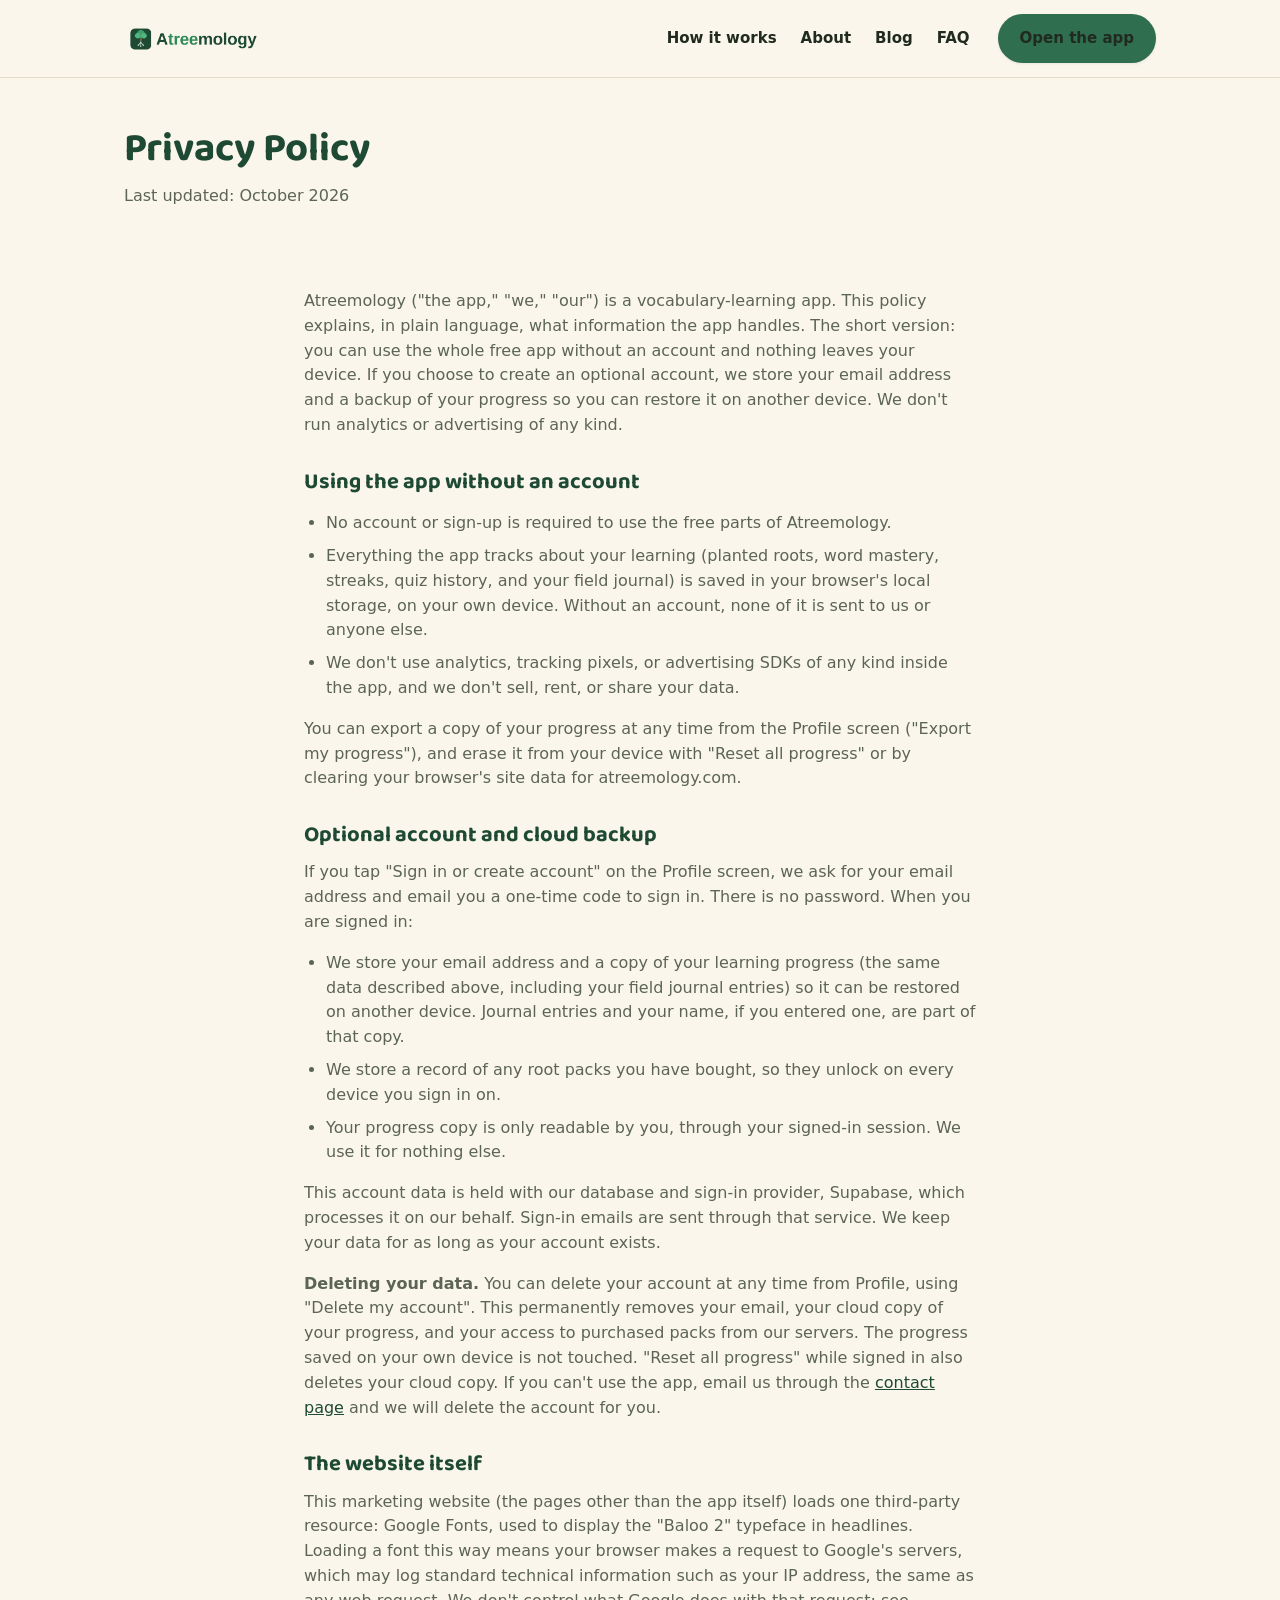
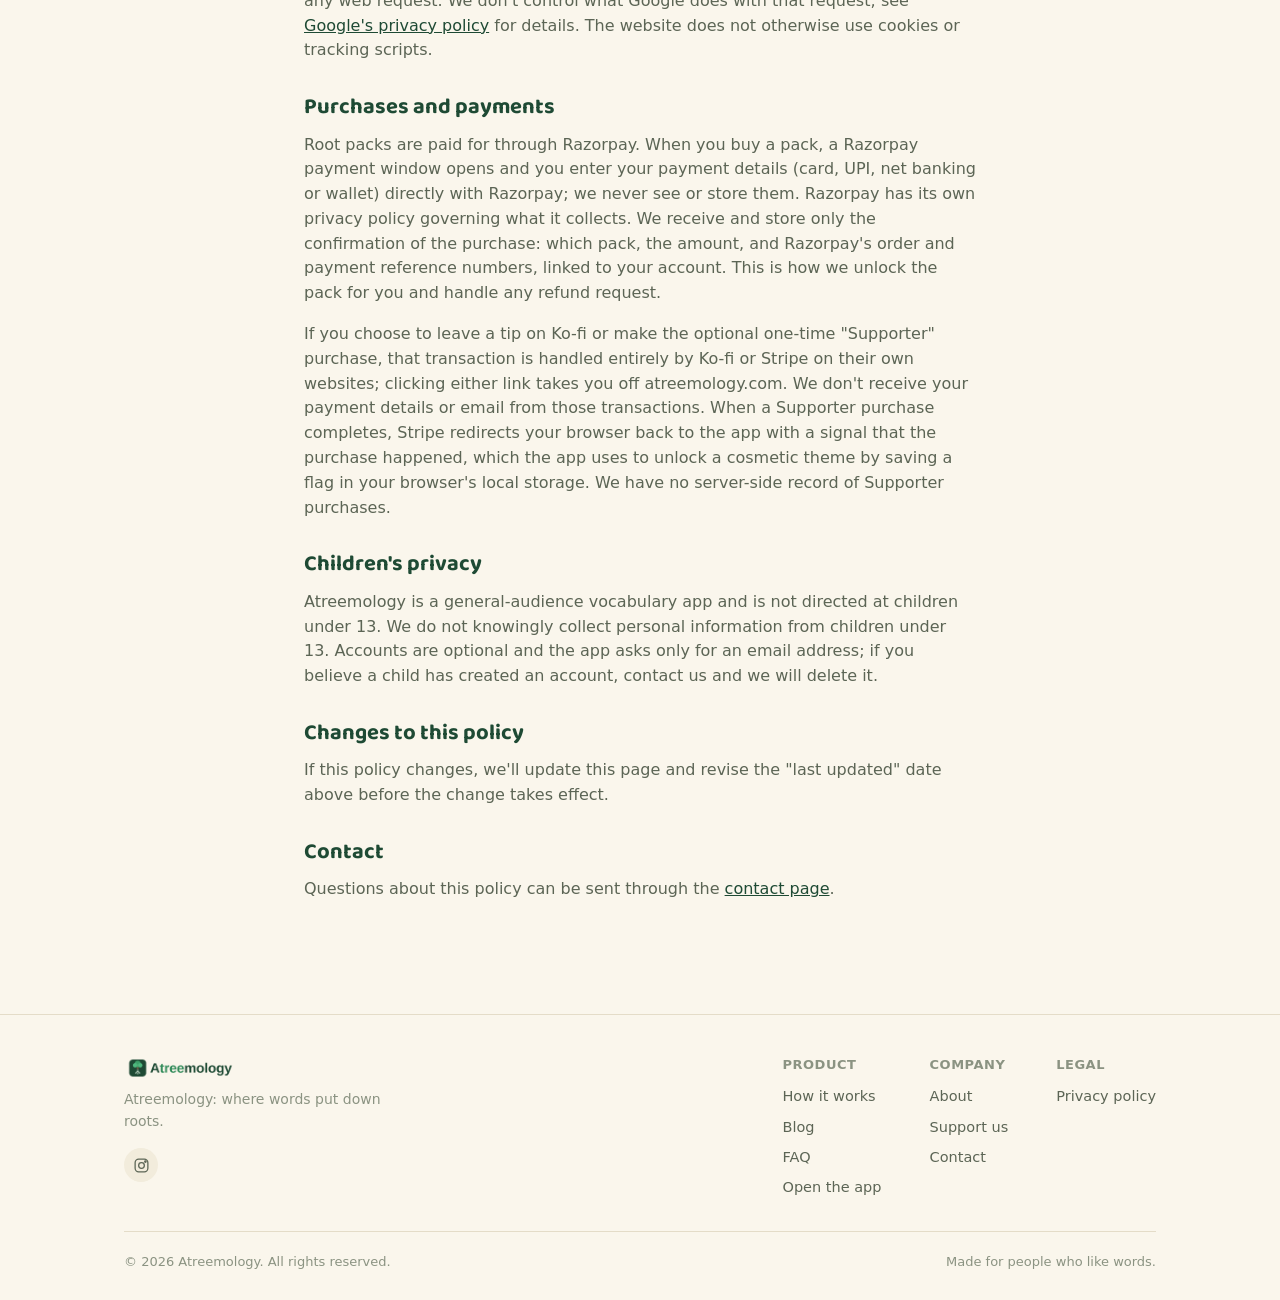
<file: privacy.html>
<!doctype html>
<html lang="en">
<head>
  <meta charset="UTF-8" />
  <meta name="viewport" content="width=device-width, initial-scale=1" />
  <meta name="theme-color" content="#1e4a34" />
  <title>Privacy Policy | Atreemology</title>
  <meta name="description" content="Atreemology's privacy policy: what data is collected, how the optional account and cloud backup work, and how to export or delete your data." />
  <link rel="icon" href="/icons/icon-512.png" sizes="any" />
  <link rel="apple-touch-icon" href="/icons/apple-touch-icon.png" />
  <link rel="preconnect" href="https://fonts.googleapis.com">
  <link rel="preconnect" href="https://fonts.gstatic.com" crossorigin>
  <link href="https://fonts.googleapis.com/css2?family=Baloo+2:wght@600;700;800&display=swap" rel="stylesheet">
  <link rel="stylesheet" href="/marketing.css?v=3" />
</head>
<body>

  <header class="site-header">
    <div class="wrap">
      <a class="site-logo" href="/"><img class="logo-light" src="/assets/brand/atreemology-lockup-light.png" alt="Atreemology" /><img class="logo-dark" src="/assets/brand/atreemology-lockup-dark.png" alt="Atreemology" /></a>
      <nav class="site-nav">
        <div class="site-nav-links">
          <a href="/how-it-works.html">How it works</a>
          <a href="/about.html">About</a>
          <a href="/blog/">Blog</a>
          <a href="/faq.html">FAQ</a>
        </div>
        <a class="btn btn-primary" href="/app/">Open the app</a>
      </nav>
    </div>
  </header>

  <section class="page-hero">
    <div class="wrap">
      <h1>Privacy Policy</h1>
      <p class="updated-note">Last updated: October 2026</p>
    </div>
  </section>

  <section class="section">
    <div class="wrap prose">

      <p>Atreemology ("the app," "we," "our") is a vocabulary-learning app. This policy explains, in plain language, what information the app handles. The short version: you can use the whole free app without an account and nothing leaves your device. If you choose to create an optional account, we store your email address and a backup of your progress so you can restore it on another device. We don't run analytics or advertising of any kind.</p>

      <h2>Using the app without an account</h2>
      <ul>
        <li>No account or sign-up is required to use the free parts of Atreemology.</li>
        <li>Everything the app tracks about your learning (planted roots, word mastery, streaks, quiz history, and your field journal) is saved in your browser's local storage, on your own device. Without an account, none of it is sent to us or anyone else.</li>
        <li>We don't use analytics, tracking pixels, or advertising SDKs of any kind inside the app, and we don't sell, rent, or share your data.</li>
      </ul>
      <p>You can export a copy of your progress at any time from the Profile screen ("Export my progress"), and erase it from your device with "Reset all progress" or by clearing your browser's site data for atreemology.com.</p>

      <h2>Optional account and cloud backup</h2>
      <p>If you tap "Sign in or create account" on the Profile screen, we ask for your email address and email you a one-time code to sign in. There is no password. When you are signed in:</p>
      <ul>
        <li>We store your email address and a copy of your learning progress (the same data described above, including your field journal entries) so it can be restored on another device. Journal entries and your name, if you entered one, are part of that copy.</li>
        <li>We store a record of any root packs you have bought, so they unlock on every device you sign in on.</li>
        <li>Your progress copy is only readable by you, through your signed-in session. We use it for nothing else.</li>
      </ul>
      <p>This account data is held with our database and sign-in provider, Supabase, which processes it on our behalf. Sign-in emails are sent through that service. We keep your data for as long as your account exists.</p>
      <p><strong>Deleting your data.</strong> You can delete your account at any time from Profile, using "Delete my account". This permanently removes your email, your cloud copy of your progress, and your access to purchased packs from our servers. The progress saved on your own device is not touched. "Reset all progress" while signed in also deletes your cloud copy. If you can't use the app, email us through the <a href="/contact.html">contact page</a> and we will delete the account for you.</p>

      <h2>The website itself</h2>
      <p>This marketing website (the pages other than the app itself) loads one third-party resource: Google Fonts, used to display the "Baloo 2" typeface in headlines. Loading a font this way means your browser makes a request to Google's servers, which may log standard technical information such as your IP address, the same as any web request. We don't control what Google does with that request; see <a href="https://policies.google.com/privacy" target="_blank" rel="noopener">Google's privacy policy</a> for details. The website does not otherwise use cookies or tracking scripts.</p>

      <h2>Purchases and payments</h2>
      <p>Root packs are paid for through Razorpay. When you buy a pack, a Razorpay payment window opens and you enter your payment details (card, UPI, net banking or wallet) directly with Razorpay; we never see or store them. Razorpay has its own privacy policy governing what it collects. We receive and store only the confirmation of the purchase: which pack, the amount, and Razorpay's order and payment reference numbers, linked to your account. This is how we unlock the pack for you and handle any refund request.</p>
      <p>If you choose to leave a tip on Ko-fi or make the optional one-time "Supporter" purchase, that transaction is handled entirely by Ko-fi or Stripe on their own websites; clicking either link takes you off atreemology.com. We don't receive your payment details or email from those transactions. When a Supporter purchase completes, Stripe redirects your browser back to the app with a signal that the purchase happened, which the app uses to unlock a cosmetic theme by saving a flag in your browser's local storage. We have no server-side record of Supporter purchases.</p>
            <h2>Children's privacy</h2>
      <p>Atreemology is a general-audience vocabulary app and is not directed at children under 13. We do not knowingly collect personal information from children under 13. Accounts are optional and the app asks only for an email address; if you believe a child has created an account, contact us and we will delete it.</p>

      <h2>Changes to this policy</h2>
      <p>If this policy changes, we'll update this page and revise the "last updated" date above before the change takes effect.</p>

      <h2>Contact</h2>
      <p>Questions about this policy can be sent through the <a href="/contact.html">contact page</a>.</p>

    </div>
  </section>

  <footer class="site-footer">
    <div class="wrap">
      <div class="footer-top">
        <div class="footer-brand">
          <img class="logo-light" src="/assets/brand/atreemology-lockup-light.png" alt="Atreemology" />
          <img class="logo-dark" src="/assets/brand/atreemology-lockup-dark.png" alt="Atreemology" />
          <p class="footer-tagline">Atreemology: where words put down roots.</p>
          <div class="footer-social">
            <a href="https://www.instagram.com/atreemology" target="_blank" rel="noopener noreferrer" aria-label="Atreemology on Instagram">
              <svg viewBox="0 0 24 24" fill="none" stroke="currentColor" stroke-width="1.8"><rect x="3" y="3" width="18" height="18" rx="5"/><circle cx="12" cy="12" r="4"/><circle cx="17.5" cy="6.5" r="1"/></svg>
            </a>
          </div>
        </div>
        <div class="footer-cols">
          <div class="footer-col">
            <h4>Product</h4>
            <a href="/how-it-works.html">How it works</a>
            <a href="/blog/">Blog</a>
            <a href="/faq.html">FAQ</a>
            <a href="/app/">Open the app</a>
          </div>
          <div class="footer-col">
            <h4>Company</h4>
            <a href="/about.html">About</a>
            <a href="/support.html">Support us</a>
            <a href="/contact.html">Contact</a>
          </div>
          <div class="footer-col">
            <h4>Legal</h4>
            <a href="/privacy.html">Privacy policy</a>
          </div>
        </div>
      </div>
      <div class="footer-bottom">
        <span>© 2026 Atreemology. All rights reserved.</span>
        <span>Made for people who like words.</span>
      </div>
    </div>
  </footer>

</body>
</html>
</file>
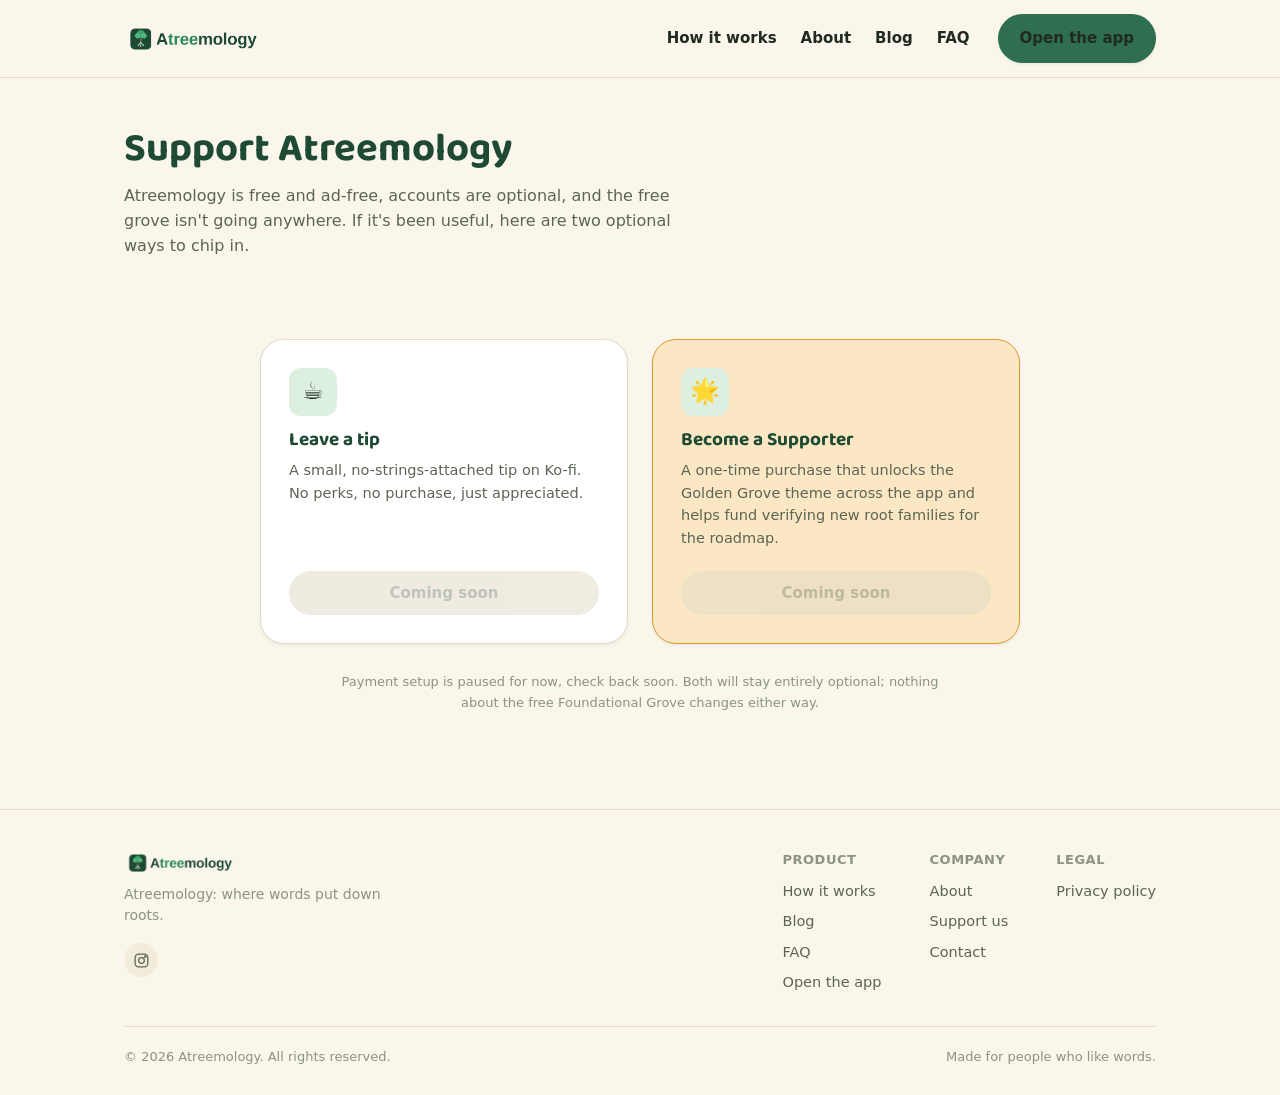
<file: support.html>
<!doctype html>
<html lang="en">
<head>
  <meta charset="UTF-8" />
  <meta name="viewport" content="width=device-width, initial-scale=1" />
  <meta name="theme-color" content="#1e4a34" />
  <title>Support | Atreemology</title>
  <meta name="description" content="Atreemology is free, ad-free, and works without an account. If it's been useful, you can leave a tip or become a one-time Supporter." />
  <link rel="icon" href="/icons/icon-512.png" sizes="any" />
  <link rel="apple-touch-icon" href="/icons/apple-touch-icon.png" />
  <link rel="preconnect" href="https://fonts.googleapis.com">
  <link rel="preconnect" href="https://fonts.gstatic.com" crossorigin>
  <link href="https://fonts.googleapis.com/css2?family=Baloo+2:wght@600;700;800&display=swap" rel="stylesheet">
  <link rel="stylesheet" href="/marketing.css?v=3" />
</head>
<body>

  <header class="site-header">
    <div class="wrap">
      <a class="site-logo" href="/"><img class="logo-light" src="/assets/brand/atreemology-lockup-light.png" alt="Atreemology" /><img class="logo-dark" src="/assets/brand/atreemology-lockup-dark.png" alt="Atreemology" /></a>
      <nav class="site-nav">
        <div class="site-nav-links">
          <a href="/how-it-works.html">How it works</a>
          <a href="/about.html">About</a>
          <a href="/blog/">Blog</a>
          <a href="/faq.html">FAQ</a>
        </div>
        <a class="btn btn-primary" href="/app/">Open the app</a>
      </nav>
    </div>
  </header>

  <section class="page-hero">
    <div class="wrap">
      <h1>Support Atreemology</h1>
      <p style="max-width:56ch">Atreemology is free and ad-free, accounts are optional, and the free grove isn't going anywhere. If it's been useful, here are two optional ways to chip in.</p>
    </div>
  </section>

  <section class="section">
    <div class="wrap">
      <div class="support-grid">
        <div class="support-card">
          <div class="feature-icon">☕</div>
          <h3>Leave a tip</h3>
          <p>A small, no-strings-attached tip on Ko-fi. No perks, no purchase, just appreciated.</p>
          <button class="btn btn-secondary btn-block" disabled>Coming soon</button>
        </div>
        <div class="support-card support-card--accent">
          <div class="feature-icon">🌟</div>
          <h3>Become a Supporter</h3>
          <p>A one-time purchase that unlocks the Golden Grove theme across the app and helps fund verifying new root families for the roadmap.</p>
          <button class="btn btn-accent btn-block" disabled>Coming soon</button>
        </div>
      </div>
      <p class="support-note">Payment setup is paused for now, check back soon. Both will stay entirely optional; nothing about the free Foundational Grove changes either way.</p>
    </div>
  </section>

  <footer class="site-footer">
    <div class="wrap">
      <div class="footer-top">
        <div class="footer-brand">
          <img class="logo-light" src="/assets/brand/atreemology-lockup-light.png" alt="Atreemology" />
          <img class="logo-dark" src="/assets/brand/atreemology-lockup-dark.png" alt="Atreemology" />
          <p class="footer-tagline">Atreemology: where words put down roots.</p>
          <div class="footer-social">
            <a href="https://www.instagram.com/atreemology" target="_blank" rel="noopener noreferrer" aria-label="Atreemology on Instagram">
              <svg viewBox="0 0 24 24" fill="none" stroke="currentColor" stroke-width="1.8"><rect x="3" y="3" width="18" height="18" rx="5"/><circle cx="12" cy="12" r="4"/><circle cx="17.5" cy="6.5" r="1"/></svg>
            </a>
          </div>
        </div>
        <div class="footer-cols">
          <div class="footer-col">
            <h4>Product</h4>
            <a href="/how-it-works.html">How it works</a>
            <a href="/blog/">Blog</a>
            <a href="/faq.html">FAQ</a>
            <a href="/app/">Open the app</a>
          </div>
          <div class="footer-col">
            <h4>Company</h4>
            <a href="/about.html">About</a>
            <a href="/support.html">Support us</a>
            <a href="/contact.html">Contact</a>
          </div>
          <div class="footer-col">
            <h4>Legal</h4>
            <a href="/privacy.html">Privacy policy</a>
          </div>
        </div>
      </div>
      <div class="footer-bottom">
        <span>© 2026 Atreemology. All rights reserved.</span>
        <span>Made for people who like words.</span>
      </div>
    </div>
  </footer>

</body>
</html>
</file>
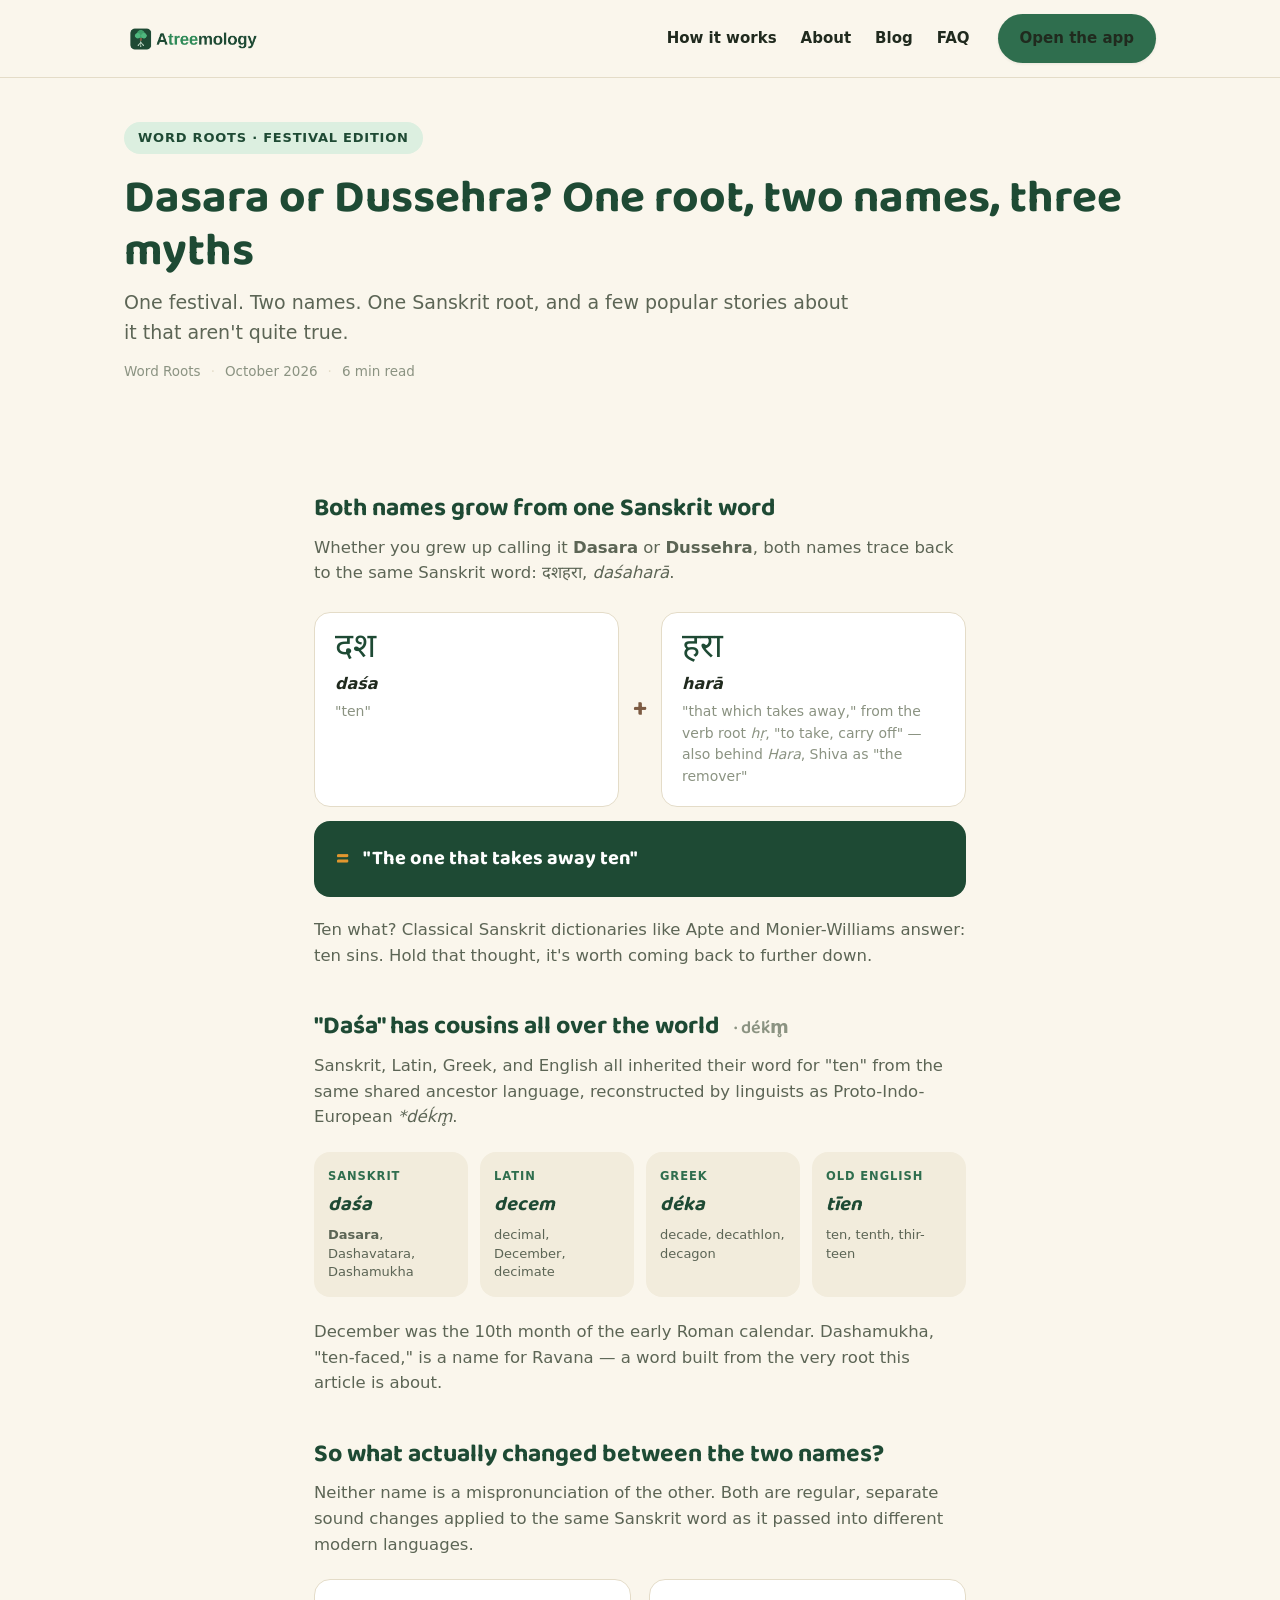
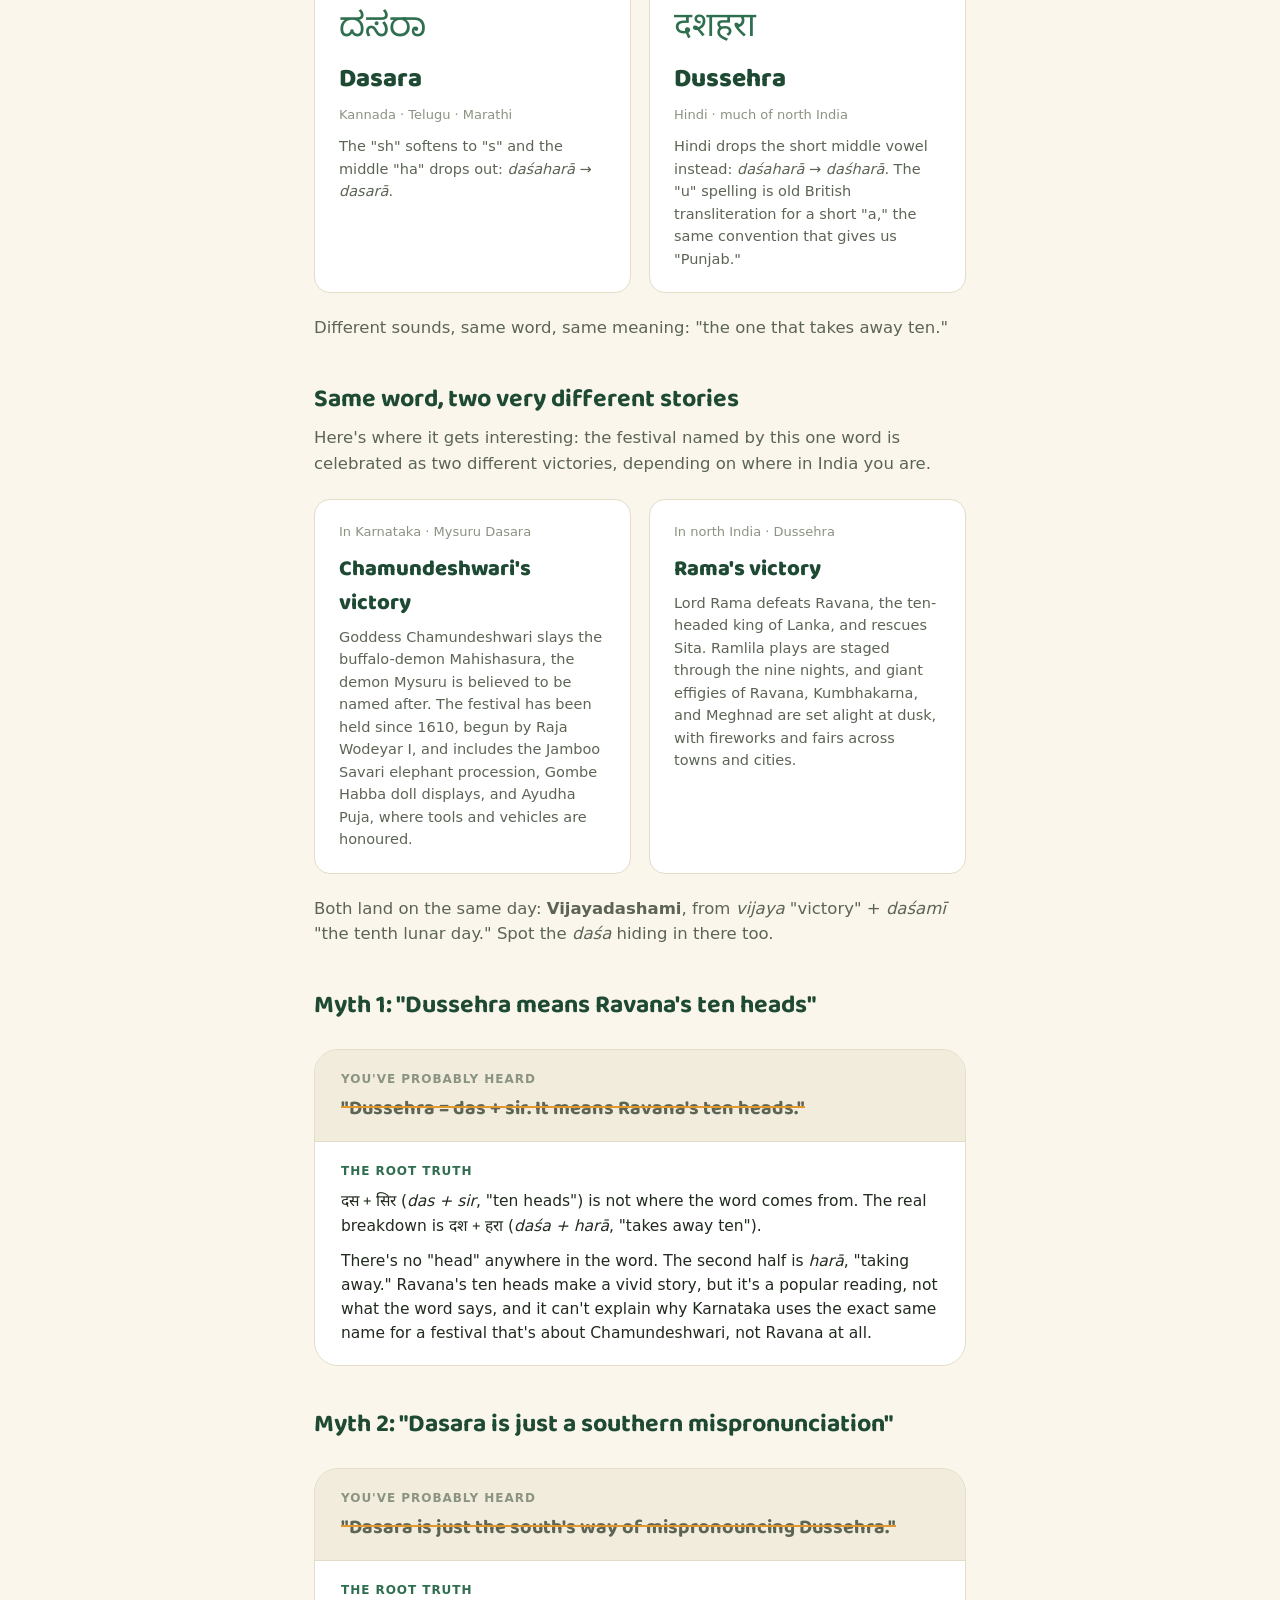
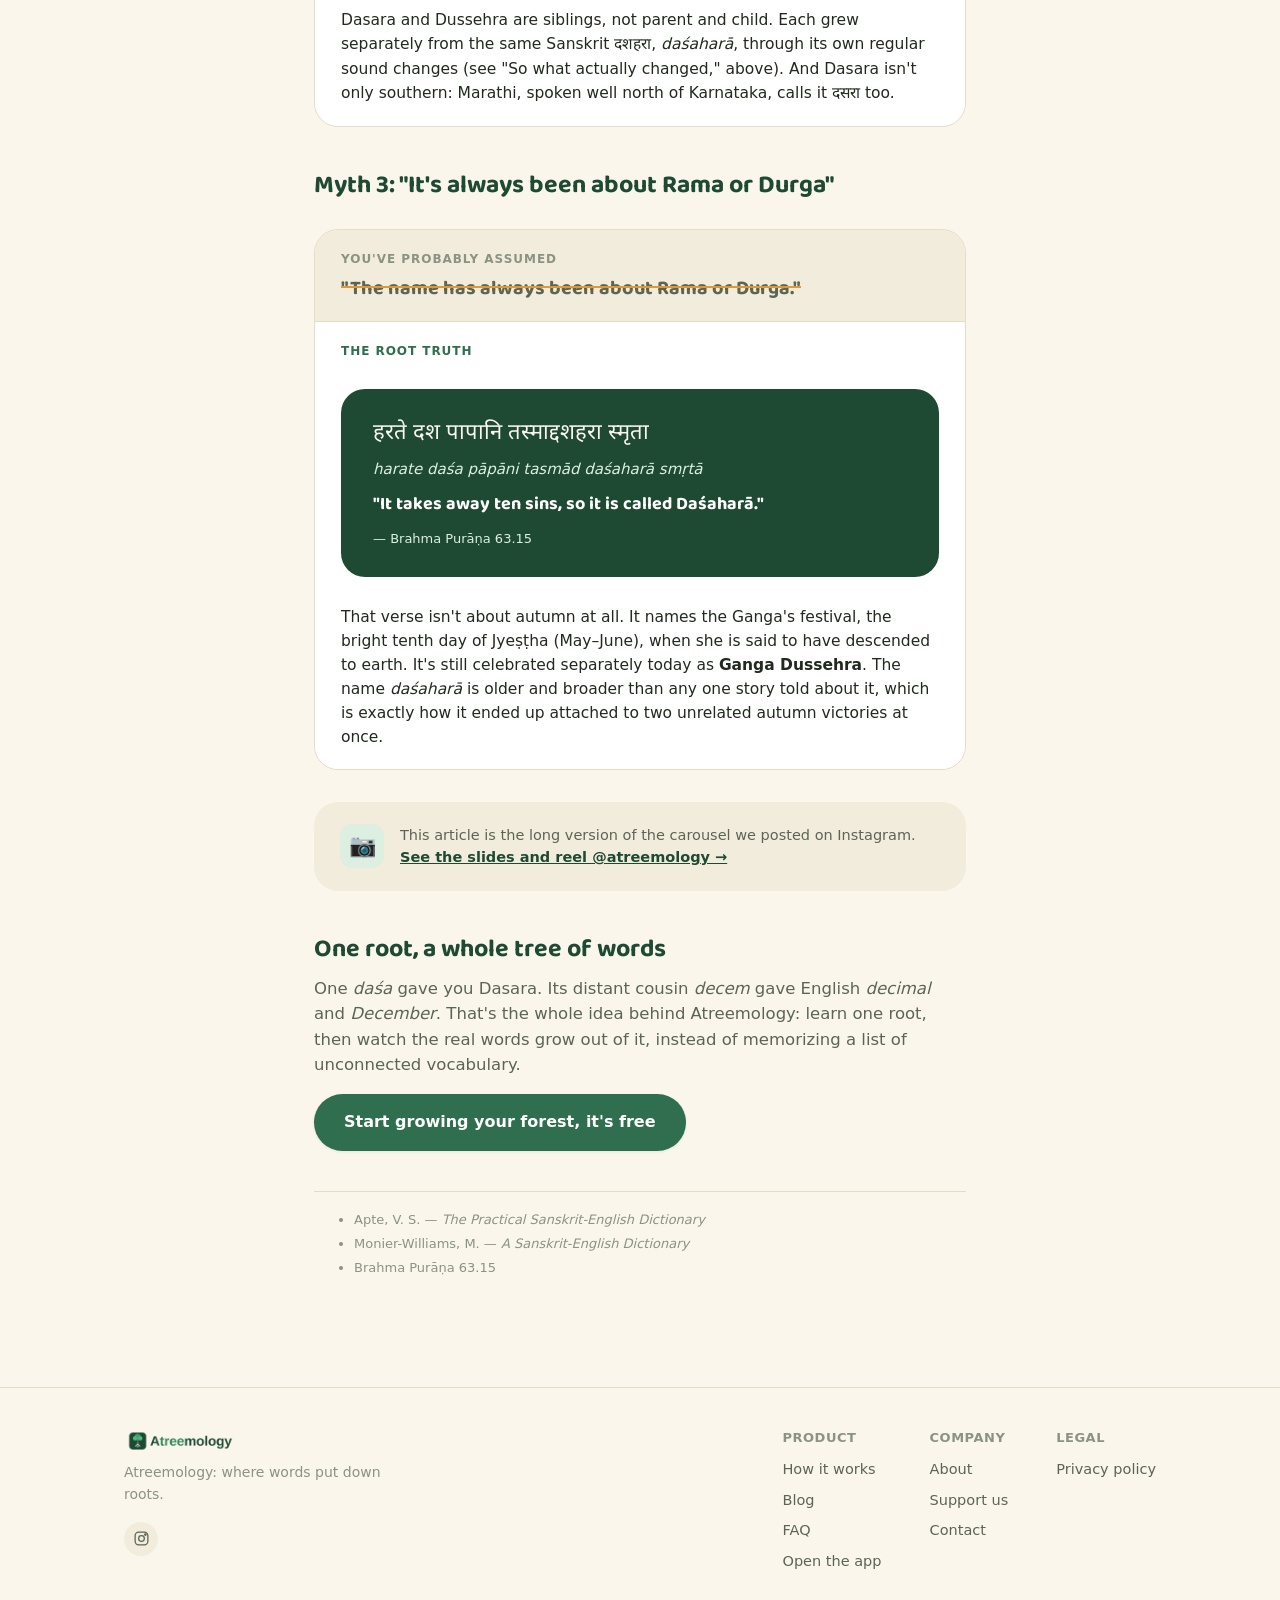
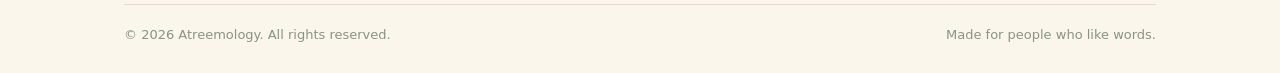
<file: blog/dasara-dussehra.html>
<!doctype html>
<html lang="en">
<head>
  <meta charset="UTF-8" />
  <meta name="viewport" content="width=device-width, initial-scale=1" />
  <meta name="theme-color" content="#1e4a34" />
  <title>Dasara or Dussehra? The root behind both names | Atreemology</title>
  <meta name="description" content="Dasara and Dussehra both grow from the Sanskrit daśaharā, 'that which takes away ten.' The real etymology, the Mysuru vs. north-Indian stories, and three popular myths the word doesn't actually support." />
  <meta property="og:type" content="article" />
  <meta property="og:title" content="Dasara or Dussehra? One root, two names, three myths" />
  <meta property="og:description" content="Both names grow from the same Sanskrit word. Here's what it actually means, and why the popular 'ten heads' story is wrong." />
  <meta property="og:url" content="https://atreemology.com/blog/dasara-dussehra.html" />
  <meta property="og:image" content="https://atreemology.com/icons/icon-512.png" />
  <meta name="twitter:card" content="summary_large_image" />

  <link rel="icon" href="/icons/icon-512.png" sizes="any" />
  <link rel="apple-touch-icon" href="/icons/apple-touch-icon.png" />
  <link rel="preconnect" href="https://fonts.googleapis.com">
  <link rel="preconnect" href="https://fonts.gstatic.com" crossorigin>
  <link href="https://fonts.googleapis.com/css2?family=Baloo+2:wght@600;700;800&family=Noto+Sans+Devanagari:wght@500;600;700&family=Noto+Sans+Kannada:wght@500;600;700&display=swap" rel="stylesheet">
  <link rel="stylesheet" href="/marketing.css?v=3" />
</head>
<body>

  <header class="site-header">
    <div class="wrap">
      <a class="site-logo" href="/"><img class="logo-light" src="/assets/brand/atreemology-lockup-light.png" alt="Atreemology" /><img class="logo-dark" src="/assets/brand/atreemology-lockup-dark.png" alt="Atreemology" /></a>
      <nav class="site-nav">
        <div class="site-nav-links">
          <a href="/how-it-works.html">How it works</a>
          <a href="/about.html">About</a>
          <a href="/blog/">Blog</a>
          <a href="/faq.html">FAQ</a>
        </div>
        <a class="btn btn-primary" href="/app/">Open the app</a>
      </nav>
    </div>
  </header>

  <section class="article-hero">
    <div class="wrap">
      <span class="article-eyebrow">Word Roots · Festival edition</span>
      <h1>Dasara or Dussehra? One root, two names, three myths</h1>
      <p class="article-dek">One festival. Two names. One Sanskrit root, and a few popular stories about it that aren't quite true.</p>
      <div class="article-meta">
        <span>Word Roots</span>
        <span>October 2026</span>
        <span>6 min read</span>
      </div>
    </div>
  </section>

  <section class="section">
    <div class="wrap article-prose">

      <h2>Both names grow from one Sanskrit word</h2>
      <p>Whether you grew up calling it <strong>Dasara</strong> or <strong>Dussehra</strong>, both names trace back to the same Sanskrit word: <span class="script-inline">दशहरा</span>, <i>daśaharā</i>.</p>

      <div class="word-math">
        <div class="word-math-part">
          <span class="script">दश</span>
          <span class="translit">daśa</span>
          <span class="gloss">"ten"</span>
        </div>
        <div class="word-math-op">+</div>
        <div class="word-math-part">
          <span class="script">हरा</span>
          <span class="translit">harā</span>
          <span class="gloss">"that which takes away," from the verb root <i>hṛ</i>, "to take, carry off" — also behind <i>Hara</i>, Shiva as "the remover"</span>
        </div>
      </div>
      <div class="word-math-result"><span class="eq">=</span> "The one that takes away ten"</div>
      <p>Ten what? Classical Sanskrit dictionaries like Apte and Monier-Williams answer: ten sins. Hold that thought, it's worth coming back to further down.</p>

      <h2>"Daśa" has cousins all over the world <span class="script">· déḱm̥</span></h2>
      <p>Sanskrit, Latin, Greek, and English all inherited their word for "ten" from the same shared ancestor language, reconstructed by linguists as Proto-Indo-European <i>*déḱm̥</i>.</p>

      <div class="cousins-grid">
        <div class="cousins-card">
          <div class="cousins-lang">Sanskrit</div>
          <div class="cousins-word">daśa</div>
          <div class="cousins-desc"><strong>Dasara</strong>, Dashavatara, Dashamukha</div>
        </div>
        <div class="cousins-card">
          <div class="cousins-lang">Latin</div>
          <div class="cousins-word">decem</div>
          <div class="cousins-desc">decimal, December, decimate</div>
        </div>
        <div class="cousins-card">
          <div class="cousins-lang">Greek</div>
          <div class="cousins-word">déka</div>
          <div class="cousins-desc">decade, decathlon, decagon</div>
        </div>
        <div class="cousins-card">
          <div class="cousins-lang">Old English</div>
          <div class="cousins-word">tīen</div>
          <div class="cousins-desc">ten, tenth, thir-teen</div>
        </div>
      </div>
      <p>December was the 10th month of the early Roman calendar. Dashamukha, "ten-faced," is a name for Ravana — a word built from the very root this article is about.</p>

      <h2>So what actually changed between the two names?</h2>
      <p>Neither name is a mispronunciation of the other. Both are regular, separate sound changes applied to the same Sanskrit word as it passed into different modern languages.</p>

      <div class="names-grid">
        <div class="names-card">
          <span class="script">ದಸರಾ</span>
          <h4>Dasara</h4>
          <div class="where">Kannada · Telugu · Marathi</div>
          <p>The "sh" softens to "s" and the middle "ha" drops out: <i>daśaharā</i> → <i>dasarā</i>.</p>
        </div>
        <div class="names-card">
          <span class="script">दशहरा</span>
          <h4>Dussehra</h4>
          <div class="where">Hindi · much of north India</div>
          <p>Hindi drops the short middle vowel instead: <i>daśaharā</i> → <i>daśharā</i>. The "u" spelling is old British transliteration for a short "a," the same convention that gives us "Punjab."</p>
        </div>
      </div>
      <p>Different sounds, same word, same meaning: "the one that takes away ten."</p>

      <h2>Same word, two very different stories</h2>
      <p>Here's where it gets interesting: the festival named by this one word is celebrated as two different victories, depending on where in India you are.</p>

      <div class="names-grid">
        <div class="names-card">
          <div class="where">In Karnataka · Mysuru Dasara</div>
          <h4 style="font-size:22px;">Chamundeshwari's victory</h4>
          <p>Goddess Chamundeshwari slays the buffalo-demon Mahishasura, the demon Mysuru is believed to be named after. The festival has been held since 1610, begun by Raja Wodeyar I, and includes the Jamboo Savari elephant procession, Gombe Habba doll displays, and Ayudha Puja, where tools and vehicles are honoured.</p>
        </div>
        <div class="names-card">
          <div class="where">In north India · Dussehra</div>
          <h4 style="font-size:22px;">Rama's victory</h4>
          <p>Lord Rama defeats Ravana, the ten-headed king of Lanka, and rescues Sita. Ramlila plays are staged through the nine nights, and giant effigies of Ravana, Kumbhakarna, and Meghnad are set alight at dusk, with fireworks and fairs across towns and cities.</p>
        </div>
      </div>
      <p>Both land on the same day: <strong>Vijayadashami</strong>, from <i>vijaya</i> "victory" + <i>daśamī</i> "the tenth lunar day." Spot the <i>daśa</i> hiding in there too.</p>

      <h2>Myth 1: "Dussehra means Ravana's ten heads"</h2>
      <div class="myth-block">
        <div class="myth-claim">
          <div class="myth-claim-label">You've probably heard</div>
          <div class="myth-claim-text">"Dussehra = das + sir. It means Ravana's ten heads."</div>
        </div>
        <div class="myth-truth">
          <div class="myth-truth-label">The root truth</div>
          <p><span class="script-inline">दस + सिर</span> (<i>das + sir</i>, "ten heads") is not where the word comes from. The real breakdown is <span class="script-inline">दश + हरा</span> (<i>daśa + harā</i>, "takes away ten").</p>
          <p>There's no "head" anywhere in the word. The second half is <i>harā</i>, "taking away." Ravana's ten heads make a vivid story, but it's a popular reading, not what the word says, and it can't explain why Karnataka uses the exact same name for a festival that's about Chamundeshwari, not Ravana at all.</p>
        </div>
      </div>

      <h2>Myth 2: "Dasara is just a southern mispronunciation"</h2>
      <div class="myth-block">
        <div class="myth-claim">
          <div class="myth-claim-label">You've probably heard</div>
          <div class="myth-claim-text">"Dasara is just the south's way of mispronouncing Dussehra."</div>
        </div>
        <div class="myth-truth">
          <div class="myth-truth-label">The root truth</div>
          <p>Dasara and Dussehra are siblings, not parent and child. Each grew separately from the same Sanskrit <span class="script-inline">दशहरा</span>, <i>daśaharā</i>, through its own regular sound changes (see "So what actually changed," above). And Dasara isn't only southern: Marathi, spoken well north of Karnataka, calls it <span class="script-inline">दसरा</span> too.</p>
        </div>
      </div>

      <h2>Myth 3: "It's always been about Rama or Durga"</h2>
      <div class="myth-block">
        <div class="myth-claim">
          <div class="myth-claim-label">You've probably assumed</div>
          <div class="myth-claim-text">"The name has always been about Rama or Durga."</div>
        </div>
        <div class="myth-truth">
          <div class="myth-truth-label">The root truth</div>
          <div class="source-quote">
            <div class="script" lang="sa">हरते दश पापानि तस्माद्दशहरा स्मृता</div>
            <div class="translit">harate daśa pāpāni tasmād daśaharā smṛtā</div>
            <div class="rendering">"It takes away ten sins, so it is called Daśaharā."</div>
            <cite>— Brahma Purāṇa 63.15</cite>
          </div>
          <p>That verse isn't about autumn at all. It names the Ganga's festival, the bright tenth day of Jyeṣṭha (May–June), when she is said to have descended to earth. It's still celebrated separately today as <strong>Ganga Dussehra</strong>. The name <i>daśaharā</i> is older and broader than any one story told about it, which is exactly how it ended up attached to two unrelated autumn victories at once.</p>
        </div>
      </div>

      <div class="article-social-note">
        <div class="feature-icon">📷</div>
        <p>This article is the long version of the carousel we posted on Instagram. <a href="https://www.instagram.com/atreemology" target="_blank" rel="noopener noreferrer">See the slides and reel @atreemology →</a></p>
      </div>

      <h2>One root, a whole tree of words</h2>
      <p>One <i>daśa</i> gave you Dasara. Its distant cousin <i>decem</i> gave English <i>decimal</i> and <i>December</i>. That's the whole idea behind Atreemology: learn one root, then watch the real words grow out of it, instead of memorizing a list of unconnected vocabulary.</p>
      <a class="btn btn-primary btn-lg" href="/app/">Start growing your forest, it's free</a>

      <ul class="article-sources">
        <li>Apte, V. S. — <i>The Practical Sanskrit-English Dictionary</i></li>
        <li>Monier-Williams, M. — <i>A Sanskrit-English Dictionary</i></li>
        <li>Brahma Purāṇa 63.15</li>
      </ul>

    </div>
  </section>

  <footer class="site-footer">
    <div class="wrap">
      <div class="footer-top">
        <div class="footer-brand">
          <img class="logo-light" src="/assets/brand/atreemology-lockup-light.png" alt="Atreemology" />
          <img class="logo-dark" src="/assets/brand/atreemology-lockup-dark.png" alt="Atreemology" />
          <p class="footer-tagline">Atreemology: where words put down roots.</p>
          <div class="footer-social">
            <a href="https://www.instagram.com/atreemology" target="_blank" rel="noopener noreferrer" aria-label="Atreemology on Instagram">
              <svg viewBox="0 0 24 24" fill="none" stroke="currentColor" stroke-width="1.8"><rect x="3" y="3" width="18" height="18" rx="5"/><circle cx="12" cy="12" r="4"/><circle cx="17.5" cy="6.5" r="1"/></svg>
            </a>
          </div>
        </div>
        <div class="footer-cols">
          <div class="footer-col">
            <h4>Product</h4>
            <a href="/how-it-works.html">How it works</a>
            <a href="/blog/">Blog</a>
            <a href="/faq.html">FAQ</a>
            <a href="/app/">Open the app</a>
          </div>
          <div class="footer-col">
            <h4>Company</h4>
            <a href="/about.html">About</a>
            <a href="/support.html">Support us</a>
            <a href="/contact.html">Contact</a>
          </div>
          <div class="footer-col">
            <h4>Legal</h4>
            <a href="/privacy.html">Privacy policy</a>
          </div>
        </div>
      </div>
      <div class="footer-bottom">
        <span>© 2026 Atreemology. All rights reserved.</span>
        <span>Made for people who like words.</span>
      </div>
    </div>
  </footer>

</body>
</html>
</file>
<file: marketing.css>
/* Atreemology: marketing site styles. Hand-written, zero dependencies
   (Google Fonts is the one external asset, same as the brand guide
   recommends: Baloo 2 for headlines/wordmark, system fonts for body
   copy). Shares the exact same color tokens as the app's src/styles.css
   so the marketing site and the product feel like one brand. */

:root {
  --color-bg: #faf6ec;
  --color-surface: #ffffff;
  --color-surface-alt: #f2ecdc;
  --color-border: #e4dcc8;
  --color-text: #202a1e;
  --color-text-muted: #5c6555;
  --color-text-faint: #8b9382;

  --color-primary: #2f6e4e;
  --color-primary-dark: #1e4a34;
  --color-primary-light: #dcefe0;
  --color-accent: #e2972f;
  --color-accent-soft: #fbe7c3;
  --color-accent-text: #8a5a12;
  --color-bark: #7c5b43;

  --radius-sm: 10px;
  --radius-md: 16px;
  --radius-lg: 24px;
  --shadow-sm: 0 1px 3px rgba(32, 42, 30, 0.08);
  --shadow-md: 0 8px 24px rgba(32, 42, 30, 0.12);
  --shadow-lg: 0 20px 50px rgba(32, 42, 30, 0.16);

  --font-display: 'Baloo 2', 'Segoe UI', system-ui, sans-serif;
  --font-body: 'Segoe UI', system-ui, -apple-system, 'Helvetica Neue', Arial, sans-serif;
  --transition-med: 220ms ease;
}

@media (prefers-color-scheme: dark) {
  :root:not([data-theme="light"]) {
    --color-bg: #171d14;
    --color-surface: #202821;
    --color-surface-alt: #26301f;
    --color-border: #34402c;
    --color-text: #eef3e6;
    --color-text-muted: #b7c2ab;
    --color-text-faint: #8b9682;
    --color-primary: #4fb87e;
    --color-primary-dark: #7fe0ab;
    --color-primary-light: #24382c;
    --color-accent: #eaa955;
    --color-accent-soft: #3a2f1c;
    --color-accent-text: #f2c98a;
    --color-bark: #a4826a;
  }
}

* { box-sizing: border-box; }
html { scroll-behavior: smooth; }
body {
  margin: 0;
  font-family: var(--font-body);
  background: var(--color-bg);
  color: var(--color-text);
  -webkit-font-smoothing: antialiased;
  line-height: 1.55;
}
img { max-width: 100%; display: block; }
a { color: var(--color-primary-dark); }
h1, h2, h3 { font-family: var(--font-display); line-height: 1.15; margin: 0 0 12px; color: var(--color-primary-dark); }
@media (prefers-color-scheme: dark) { :root:not([data-theme="light"]) h1, :root:not([data-theme="light"]) h2, :root:not([data-theme="light"]) h3 { color: var(--color-text); } }
p { margin: 0 0 16px; color: var(--color-text-muted); }

.wrap { max-width: 1080px; margin: 0 auto; padding: 0 24px; }

/* ---------- Header ---------- */
.site-header {
  position: sticky;
  top: 0;
  z-index: 30;
  background: var(--color-bg);
  border-bottom: 1px solid var(--color-border);
}
.site-header .wrap {
  display: flex;
  align-items: center;
  justify-content: space-between;
  gap: 16px;
  padding-top: 14px;
  padding-bottom: 14px;
}
.site-logo { display: flex; align-items: center; }
.site-logo img { height: 32px; width: auto; }
.site-nav { display: flex; align-items: center; gap: 28px; }

/* ---------- Logo: light vs. dark-background wordmark ----------
   The default lockup ("A"/"mology" in dark forest green) reads fine on
   the light paper background, but nearly disappears against the dark
   theme's near-black-green background. `atreemology-lockup-dark.png`
   swaps those letters to cream/white (keeping "tree" bright green, per
   the brand guide) for exactly that case. Shown wherever the logo sits
   on a dark surface: system dark mode, and the explicit dark-theme
   attribute hook (unused today, kept consistent with styles.css). */
.logo-dark { display: none; }
@media (prefers-color-scheme: dark) {
  :root:not([data-theme="light"]) .logo-light { display: none; }
  :root:not([data-theme="light"]) .logo-dark { display: block; }
}
:root[data-theme="dark"] .logo-light { display: none; }
:root[data-theme="dark"] .logo-dark { display: block; }
.site-nav a { color: var(--color-text); text-decoration: none; font-weight: 600; font-size: 15px; }
.site-nav a:hover { color: var(--color-primary); }
.site-nav-links { display: flex; gap: 24px; }
.nav-toggle { display: none; }

/* ---------- Buttons ---------- */
.btn {
  display: inline-flex;
  align-items: center;
  justify-content: center;
  gap: 8px;
  font-family: var(--font-body);
  font-size: 15px;
  font-weight: 700;
  padding: 13px 22px;
  border-radius: 999px;
  border: none;
  cursor: pointer;
  text-decoration: none;
  transition: transform var(--transition-med), box-shadow var(--transition-med), background var(--transition-med);
}
.btn-primary { background: var(--color-primary); color: #fff; box-shadow: var(--shadow-sm); }
.btn-primary:hover { background: var(--color-primary-dark); transform: translateY(-1px); box-shadow: var(--shadow-md); }
.btn-ghost { background: transparent; color: var(--color-primary-dark); border: 1.5px solid var(--color-border); }
.btn-ghost:hover { border-color: var(--color-primary); color: var(--color-primary); }
.btn-secondary { background: var(--color-primary-light); color: var(--color-primary-dark); }
.btn-secondary:hover { transform: translateY(-1px); box-shadow: var(--shadow-md); }
.btn-accent { background: var(--color-accent); color: #fff; box-shadow: var(--shadow-sm); }
.btn-accent:hover { filter: brightness(0.94); transform: translateY(-1px); box-shadow: var(--shadow-md); }
.btn-block { display: flex; width: 100%; }
.btn-lg { padding: 16px 30px; font-size: 16px; }
.btn:disabled { cursor: default; opacity: 0.55; box-shadow: none; transform: none; background: var(--color-border); color: var(--color-text-faint); filter: none; }

/* ---------- Hero ---------- */
.hero { padding: 64px 0 40px; }
.hero .wrap { display: flex; align-items: center; gap: 48px; }
.hero-copy { flex: 1; min-width: 0; }
.hero-eyebrow {
  display: inline-flex;
  align-items: center;
  gap: 6px;
  font-size: 13px;
  font-weight: 700;
  color: var(--color-primary-dark);
  background: var(--color-primary-light);
  padding: 6px 14px;
  border-radius: 999px;
  margin-bottom: 18px;
}
.hero h1 { font-size: clamp(32px, 5vw, 52px); font-weight: 700; margin-bottom: 16px; }
.hero-sub { font-size: clamp(16px, 2vw, 19px); max-width: 46ch; margin-bottom: 28px; }
.hero-ctas { display: flex; gap: 14px; flex-wrap: wrap; margin-bottom: 18px; }
.hero-note { font-size: 13px; color: var(--color-text-faint); }
.hero-visual { flex: 1; min-width: 0; display: flex; justify-content: center; }
.hero-visual img { border-radius: var(--radius-lg); box-shadow: var(--shadow-lg); }

/* ---------- Sections ---------- */
.section { padding: 56px 0; }
.section-alt { background: var(--color-surface-alt); }
.section-head { text-align: center; max-width: 640px; margin: 0 auto 40px; }
.section-head h2 { font-size: clamp(26px, 3.4vw, 34px); }
.section-head p { font-size: 17px; margin: 0; }

/* ---------- How it works (4-step) ---------- */
.steps-grid { display: grid; grid-template-columns: repeat(4, 1fr); gap: 24px; }
.step-card { background: var(--color-surface); border-radius: var(--radius-md); padding: 24px 20px; box-shadow: var(--shadow-sm); }
.step-num {
  display: inline-flex; align-items: center; justify-content: center;
  width: 34px; height: 34px; border-radius: 50%;
  background: var(--color-primary-light); color: var(--color-primary-dark);
  font-family: var(--font-display); font-weight: 700; font-size: 15px;
  margin-bottom: 14px;
}
.step-card h3 { font-size: 18px; margin-bottom: 8px; }
.step-card p { font-size: 14.5px; margin: 0; }

/* ---------- Root example cards ---------- */
.roots-grid { display: grid; grid-template-columns: repeat(auto-fit, minmax(220px, 1fr)); gap: 18px; }
.root-example {
  background: var(--color-surface); border-radius: var(--radius-md);
  padding: 20px; box-shadow: var(--shadow-sm); border: 1px solid var(--color-border);
}
.root-example .root-name { font-family: var(--font-display); font-size: 22px; color: var(--color-primary-dark); margin-bottom: 2px; }
.root-example .root-meaning { font-size: 13.5px; color: var(--color-text-faint); margin-bottom: 10px; }
.root-example .root-words { font-size: 14.5px; color: var(--color-text); margin: 0; }
.root-example .root-words strong { color: var(--color-primary-dark); }

/* ---------- Feature list (prose-with-icon rows) ---------- */
.feature-rows { display: grid; grid-template-columns: repeat(2, 1fr); gap: 28px; }
.feature-row { display: flex; gap: 14px; }
.feature-icon {
  flex-shrink: 0; width: 40px; height: 40px; border-radius: 12px;
  background: var(--color-primary-light); display: flex; align-items: center; justify-content: center;
  font-size: 20px;
}
.feature-row h3 { font-size: 17px; margin-bottom: 4px; }
.feature-row p { font-size: 14.5px; margin: 0; }

/* ---------- Screenshot frame ---------- */
.shot-frame { border-radius: var(--radius-lg); box-shadow: var(--shadow-lg); overflow: hidden; border: 1px solid var(--color-border); }
.shot-row { display: flex; gap: 24px; align-items: center; }
.shot-row.reverse { flex-direction: row-reverse; }
.shot-row > .shot-visual { flex: 1.1; min-width: 0; }
.shot-row > .shot-copy { flex: 1; min-width: 0; }
.shot-copy h2 { font-size: clamp(24px, 3vw, 30px); }

/* ---------- CTA band ---------- */
.cta-band {
  background: var(--color-primary-dark);
  color: #fff;
  border-radius: var(--radius-lg);
  padding: 48px 40px;
  text-align: center;
  margin: 0 24px;
}
.cta-band h2 { color: #fff; }
.cta-band p { color: rgba(255,255,255,0.82); max-width: 50ch; margin: 0 auto 24px; }
.cta-band .btn-ghost { color: #fff; border-color: rgba(255,255,255,0.4); }
.cta-band .btn-ghost:hover { border-color: #fff; color: #fff; }

/* ---------- FAQ ---------- */
.faq-list { max-width: 760px; margin: 0 auto; display: flex; flex-direction: column; gap: 12px; }
.faq-item { background: var(--color-surface); border-radius: var(--radius-md); border: 1px solid var(--color-border); overflow: hidden; }
.faq-item summary {
  cursor: pointer; list-style: none; padding: 18px 22px; font-weight: 700;
  font-size: 16px; display: flex; align-items: center; justify-content: space-between; gap: 12px;
}
.faq-item summary::-webkit-details-marker { display: none; }
.faq-item summary::after { content: '+'; font-size: 22px; color: var(--color-primary); flex-shrink: 0; }
.faq-item[open] summary::after { content: '\2212'; }
.faq-item .faq-answer { padding: 0 22px 20px; margin: 0; font-size: 15px; }

/* ---------- Simple content pages (About / Privacy / Contact) ---------- */
.page-hero { padding: 48px 0 8px; }
.page-hero h1 { font-size: clamp(28px, 4vw, 40px); }
.prose { max-width: 720px; }
.prose h2 { font-size: 22px; margin-top: 32px; }
.prose ul { color: var(--color-text-muted); padding-left: 22px; }
.prose li { margin-bottom: 8px; }
.prose .updated-note { font-size: 13px; color: var(--color-text-faint); }

.about-blurb {
  background: var(--color-primary-light);
  border-radius: var(--radius-lg);
  padding: 28px 32px;
  margin: 24px 0 32px;
}
.about-blurb p { color: var(--color-primary-dark); font-size: 17px; margin: 0; }

.contact-card {
  background: var(--color-surface); border: 1px solid var(--color-border);
  border-radius: var(--radius-lg); padding: 28px 32px; box-shadow: var(--shadow-sm);
  display: flex; align-items: center; gap: 16px; margin-top: 20px;
}
.contact-card .feature-icon { width: 48px; height: 48px; font-size: 24px; }
.contact-card a { font-weight: 700; }

/* ---------- Support page ---------- */
.support-grid { display: grid; grid-template-columns: repeat(2, 1fr); gap: 24px; max-width: 760px; margin: 0 auto; }
.support-card {
  background: var(--color-surface); border: 1px solid var(--color-border);
  border-radius: var(--radius-lg); padding: 28px; box-shadow: var(--shadow-sm);
  display: flex; flex-direction: column; align-items: flex-start; gap: 4px;
}
.support-card .feature-icon { width: 48px; height: 48px; font-size: 24px; margin-bottom: 10px; }
.support-card h3 { font-size: 19px; margin: 0 0 4px; }
.support-card p { font-size: 14.5px; color: var(--color-text-muted); margin: 0 0 18px; }
.support-card .btn { margin-top: auto; }
.support-card--accent { background: var(--color-accent-soft); border-color: var(--color-accent); }
.support-note { max-width: 620px; margin: 28px auto 0; text-align: center; font-size: 13px; color: var(--color-text-faint); }

/* ---------- Footer ---------- */
.site-footer { border-top: 1px solid var(--color-border); padding: 40px 0 28px; margin-top: 40px; }
.footer-top { display: flex; justify-content: space-between; align-items: flex-start; gap: 32px; flex-wrap: wrap; margin-bottom: 24px; }
.footer-brand img { height: 26px; margin-bottom: 8px; }
.footer-tagline { font-size: 14px; color: var(--color-text-faint); max-width: 32ch; margin: 0; }
.footer-social { display: flex; gap: 10px; margin-top: 16px; }
.footer-social a {
  display: flex; align-items: center; justify-content: center;
  width: 34px; height: 34px; border-radius: 50%;
  background: var(--color-surface-alt); color: var(--color-text-muted);
  transition: background var(--transition-med), color var(--transition-med);
}
.footer-social a:hover { background: var(--color-primary-light); color: var(--color-primary-dark); }
.footer-social svg { width: 17px; height: 17px; }
.footer-cols { display: flex; gap: 48px; flex-wrap: wrap; }
.footer-col h4 { font-size: 13px; text-transform: uppercase; letter-spacing: 0.04em; color: var(--color-text-faint); margin: 0 0 10px; }
.footer-col a { display: block; color: var(--color-text-muted); text-decoration: none; font-size: 14.5px; margin-bottom: 8px; }
.footer-col a:hover { color: var(--color-primary); }
.footer-bottom { border-top: 1px solid var(--color-border); padding-top: 20px; font-size: 13px; color: var(--color-text-faint); display: flex; justify-content: space-between; flex-wrap: wrap; gap: 8px; }

/* ---------- Responsive ---------- */
@media (max-width: 860px) {
  .hero .wrap { flex-direction: column; }
  .hero-ctas { justify-content: center; }
  .hero-copy { text-align: center; }
  .hero-sub { margin-left: auto; margin-right: auto; }
  .steps-grid { grid-template-columns: repeat(2, 1fr); }
  .feature-rows { grid-template-columns: 1fr; }
  .shot-row, .shot-row.reverse { flex-direction: column; }
  .cta-band { margin: 0 16px; padding: 36px 24px; }
  .support-grid { grid-template-columns: 1fr; }
}
@media (max-width: 640px) {
  .site-nav-links { display: none; }
  .steps-grid { grid-template-columns: 1fr; }
  .roots-grid { grid-template-columns: 1fr 1fr; }
  .footer-top { flex-direction: column; }
}

/* ======================================================================
   Blog (Oct 2026): a "Word Roots" section pairing deeper write-ups with
   the Instagram carousels/reels — the IG "link in bio" style destination.
   Reuses existing tokens/components (.page-hero, .prose, .cta-band,
   .feature-icon) and adds only what those don't already cover.
   ====================================================================== */

/* ---------- Blog index ---------- */
.blog-list { display: flex; flex-direction: column; gap: 20px; max-width: 760px; margin: 0 auto; }
.blog-card {
  display: flex; gap: 22px; align-items: flex-start;
  background: var(--color-surface); border: 1px solid var(--color-border);
  border-radius: var(--radius-lg); padding: 26px 28px; box-shadow: var(--shadow-sm);
  text-decoration: none; transition: transform var(--transition-med), box-shadow var(--transition-med);
}
.blog-card:hover { transform: translateY(-2px); box-shadow: var(--shadow-md); }
.blog-card-glyph {
  flex: none; width: 64px; height: 64px; border-radius: var(--radius-md);
  background: var(--color-primary-light); color: var(--color-primary-dark);
  display: flex; align-items: center; justify-content: center;
  font-family: var(--font-display); font-weight: 800; font-size: 26px;
}
.blog-card-body { min-width: 0; }
.blog-card-meta { font-size: 12.5px; font-weight: 700; letter-spacing: 0.08em; text-transform: uppercase; color: var(--color-text-faint); margin-bottom: 6px; }
.blog-card h3 { font-size: 21px; margin: 0 0 6px; color: var(--color-text); }
.blog-card p { font-size: 15px; margin: 0; }
.blog-card-more { margin-top: 10px; font-size: 14px; font-weight: 700; color: var(--color-primary); }
.blog-empty-note { text-align: center; font-size: 14px; color: var(--color-text-faint); max-width: 520px; margin: 32px auto 0; }

/* ---------- Article page ---------- */
.article-hero { padding: 44px 0 12px; }
.article-eyebrow {
  display: inline-flex; align-items: center; gap: 6px; font-size: 13px; font-weight: 700;
  letter-spacing: 0.06em; text-transform: uppercase; color: var(--color-primary-dark);
  background: var(--color-primary-light); padding: 6px 14px; border-radius: 999px; margin-bottom: 18px;
}
.article-hero h1 { font-size: clamp(30px, 4.6vw, 46px); margin-bottom: 10px; }
.article-dek { font-size: clamp(16px, 2vw, 19px); max-width: 60ch; margin-bottom: 14px; }
.article-meta { font-size: 13.5px; color: var(--color-text-faint); display: flex; gap: 10px; flex-wrap: wrap; }
.article-meta span:not(:last-child)::after { content: '·'; margin-left: 10px; color: var(--color-border); }

.article-prose { max-width: 700px; }
.article-prose h2 { font-size: 25px; margin-top: 44px; }
.article-prose h2 .script { font-size: 0.72em; color: var(--color-text-faint); font-weight: 600; margin-left: 10px; }
.article-prose p { font-size: 16.5px; }
.article-prose .script-inline { font-family: 'Noto Sans Devanagari', 'Noto Sans Kannada', var(--font-body); }

/* word-math: daśa + harā = "takes away ten" */
.word-math { display: grid; grid-template-columns: 1fr auto 1fr; align-items: stretch; gap: 14px; margin: 24px 0 14px; }
.word-math-part {
  background: var(--color-surface); border: 1px solid var(--color-border); border-radius: var(--radius-md);
  padding: 18px 20px; display: flex; flex-direction: column; gap: 4px;
}
.word-math-part .script { font-family: 'Noto Sans Devanagari', var(--font-display); font-size: 34px; color: var(--color-primary-dark); line-height: 1.1; }
.word-math-part .translit { font-style: italic; font-weight: 600; color: var(--color-text); }
.word-math-part .gloss { font-size: 14px; color: var(--color-text-faint); }
.word-math-op { display: flex; align-items: center; justify-content: center; font-family: var(--font-display); font-weight: 700; font-size: 26px; color: var(--color-bark); }
.word-math-result {
  margin: 0 0 20px; background: var(--color-primary-dark); color: #fff; border-radius: var(--radius-md);
  padding: 18px 22px; font-family: var(--font-display); font-weight: 700; font-size: 20px; display: flex; align-items: center; gap: 14px;
}
.word-math-result .eq { color: var(--color-accent); font-size: 26px; }
@media (max-width: 640px) { .word-math { grid-template-columns: 1fr; } .word-math-op { padding: 2px 0; } }

/* cousins-of-the-root comparison */
.cousins-grid { display: grid; grid-template-columns: repeat(4, minmax(0, 1fr)); gap: 12px; margin: 22px 0; }
.cousins-card { background: var(--color-surface-alt); border-radius: var(--radius-md); padding: 16px 14px; }
.cousins-lang { font-size: 11.5px; font-weight: 700; letter-spacing: 0.08em; text-transform: uppercase; color: var(--color-primary); margin-bottom: 4px; }
.cousins-word { font-family: var(--font-display); font-style: italic; font-weight: 700; font-size: 20px; color: var(--color-primary-dark); }
.cousins-desc { font-size: 13px; color: var(--color-text-muted); margin-top: 6px; line-height: 1.4; }
@media (max-width: 640px) { .cousins-grid { grid-template-columns: 1fr 1fr; } }

/* two-names comparison */
.names-grid { display: grid; grid-template-columns: 1fr 1fr; gap: 18px; margin: 22px 0; }
.names-card { background: var(--color-surface); border: 1px solid var(--color-border); border-radius: var(--radius-md); padding: 22px 24px; }
.names-card .script { font-family: 'Noto Sans Devanagari', 'Noto Sans Kannada', var(--font-display); font-size: 34px; color: var(--color-primary); }
.names-card h4 { font-family: var(--font-display); font-weight: 800; font-size: 26px; margin: 4px 0 6px; color: var(--color-primary-dark); }
.names-card .where { font-size: 13px; color: var(--color-text-faint); margin-bottom: 10px; }
.names-card p { font-size: 14.5px; margin: 0; }
@media (max-width: 640px) { .names-grid { grid-template-columns: 1fr; } }

/* myth / truth pair */
.myth-block { margin: 30px 0; border: 1px solid var(--color-border); border-radius: var(--radius-lg); overflow: hidden; }
.myth-claim { background: var(--color-surface-alt); padding: 20px 26px; }
.myth-claim-label { font-size: 12px; font-weight: 700; letter-spacing: 0.08em; text-transform: uppercase; color: var(--color-text-faint); margin-bottom: 6px; }
.myth-claim-text { font-family: var(--font-display); font-weight: 700; font-size: 20px; line-height: 1.3; color: var(--color-text-muted); text-decoration: line-through; text-decoration-color: var(--color-accent); text-decoration-thickness: 2px; }
.myth-truth { background: var(--color-surface); padding: 20px 26px; border-top: 1px solid var(--color-border); }
.myth-truth-label { font-size: 12px; font-weight: 700; letter-spacing: 0.08em; text-transform: uppercase; color: var(--color-primary); margin-bottom: 8px; }
.myth-truth p { margin: 0; font-size: 15.5px; color: var(--color-text); }
.myth-truth p + p { margin-top: 10px; }

/* source quote */
.source-quote { background: var(--color-primary-dark); color: #faf6ec; border-radius: var(--radius-lg); padding: 28px 32px; margin: 28px 0; }
.source-quote .script { font-family: 'Noto Sans Devanagari', var(--font-display); font-size: 22px; line-height: 1.5; margin-bottom: 8px; }
.source-quote .translit { font-style: italic; color: var(--color-primary-light); font-size: 15px; margin-bottom: 10px; }
.source-quote .rendering { font-family: var(--font-display); font-weight: 700; font-size: 18px; color: #fff; }
.source-quote cite { display: block; margin-top: 10px; font-size: 13px; color: var(--color-primary-light); font-style: normal; }

.article-sources { font-size: 13px; color: var(--color-text-faint); border-top: 1px solid var(--color-border); padding-top: 18px; margin-top: 40px; }
.article-sources li { margin-bottom: 4px; }

.article-social-note {
  display: flex; align-items: center; gap: 16px; background: var(--color-surface-alt);
  border-radius: var(--radius-lg); padding: 22px 26px; margin: 32px 0;
}
.article-social-note .feature-icon { width: 44px; height: 44px; font-size: 22px; }
.article-social-note p { margin: 0; font-size: 14.5px; }
.article-social-note a { font-weight: 700; }
</file>
<file: src/styles.css>
/* Atreemology — design system & styles. Hand-written, zero dependencies. */

:root {
  --color-bg: #faf6ec;
  --color-surface: #ffffff;
  --color-surface-alt: #f2ecdc;
  --color-border: #e4dcc8;
  --color-text: #202a1e;
  --color-text-muted: #5c6555;
  --color-text-faint: #8b9382;

  --color-primary: #2f6e4e;
  --color-primary-dark: #1e4a34;
  --color-primary-light: #dcefe0;
  --color-accent: #e2972f;
  --color-accent-soft: #fbe7c3;
  --color-bark: #7c5b43;
  --color-soil: #e7dabd;
  --color-soil-dark: #cdb98f;
  --color-danger: #b5432f;
  --color-danger-soft: #f7ddd6;
  --color-accent-text: #8a5a12;
  --color-on-primary-dark: #ffffff;

  --bud-fill: #efe7d2;
  --bud-stroke: #c9bd9e;
  --leaf-new: #b9d9a8;
  --leaf-mid: #7fbf7a;
  --leaf-bright: #3f9a56;
  --leaf-stroke: #2c6b3c;
  --due-fill: #f6d17a;
  --due-stroke: #c98f2a;
  --flower-fill: #f2a7b0;
  --flower-stroke: #c96b7b;

  --radius-sm: 10px;
  --radius-md: 16px;
  --radius-lg: 24px;
  --shadow-sm: 0 1px 3px rgba(32, 42, 30, 0.08);
  --shadow-md: 0 8px 24px rgba(32, 42, 30, 0.12);
  --font-sans: 'Segoe UI', system-ui, -apple-system, 'Helvetica Neue', Arial, sans-serif;
  --transition-fast: 160ms ease;
  --transition-med: 280ms cubic-bezier(0.22, 1, 0.36, 1);
}

/* ---------- Dark theme ----------
   A "forest at night" palette: the same warm-woodland identity, shifted to
   deep bark and canopy tones. Structural tokens only — the small fixed
   status chips (health-content, health-misty, due-tag) stay their own
   light pastel + dark-text pair in both themes on purpose, the way a
   caution-yellow badge does in most apps. */
@media (prefers-color-scheme: dark) {
  :root:not([data-theme="light"]) {
    --color-bg: #171d14;
    --color-surface: #202821;
    --color-surface-alt: #283127;
    --color-border: #3a4434;
    --color-text: #eef1e7;
    --color-text-muted: #aab29e;
    --color-text-faint: #79826e;

    --color-primary: #3fa06a;
    --color-primary-dark: #7fe0ab;
    --color-primary-light: #1c3226;
    --color-accent: #e2972f;
    --color-accent-soft: #3a2c14;
    --color-accent-text: #f3b969;
    --color-on-primary-dark: #0d2417;
    --color-bark: #4a3527;
    --color-soil: #2a2118;
    --color-soil-dark: #1c150f;
    --color-danger: #e2685a;
    --color-danger-soft: #3a2220;

    --shadow-sm: 0 1px 3px rgba(0, 0, 0, 0.4);
    --shadow-md: 0 8px 24px rgba(0, 0, 0, 0.5);
  }
}
:root[data-theme="dark"] {
  --color-bg: #171d14;
  --color-surface: #202821;
  --color-surface-alt: #283127;
  --color-border: #3a4434;
  --color-text: #eef1e7;
  --color-text-muted: #aab29e;
  --color-text-faint: #79826e;

  --color-primary: #3fa06a;
  --color-primary-dark: #7fe0ab;
  --color-primary-light: #1c3226;
  --color-accent: #e2972f;
  --color-accent-soft: #3a2c14;
  --color-accent-text: #f3b969;
  --color-on-primary-dark: #0d2417;
  --color-bark: #4a3527;
  --color-soil: #2a2118;
  --color-soil-dark: #1c150f;
  --color-danger: #e2685a;
  --color-danger-soft: #3a2220;

  --shadow-sm: 0 1px 3px rgba(0, 0, 0, 0.4);
  --shadow-md: 0 8px 24px rgba(0, 0, 0, 0.5);
}

/* ---------- Supporter theme ("Golden Grove") ----------
   Cosmetic-only reward unlocked by the one-time Supporter purchase
   (see profile.js / store.js unlockSupporter). Only the "chrome" tokens
   shift to a warm gold: buttons, nav highlights, headers. The tree/plant
   illustration palette (--leaf-*, --bud-*, --due-*, --flower-*) is left
   untouched on purpose, so a supporter's forest still looks like a forest. */
:root[data-supporter-theme="1"] {
  --color-primary: #b8791a;
  --color-primary-dark: #8a5a12;
  --color-primary-light: #f7e3b0;
  --color-on-primary-dark: #ffffff;
}
@media (prefers-color-scheme: dark) {
  :root:not([data-theme="light"])[data-supporter-theme="1"] {
    --color-primary: #e0a83f;
    --color-primary-dark: #f3c869;
    --color-primary-light: #3a2c14;
    --color-on-primary-dark: #17130a;
  }
}
:root[data-theme="dark"][data-supporter-theme="1"] {
  --color-primary: #e0a83f;
  --color-primary-dark: #f3c869;
  --color-primary-light: #3a2c14;
  --color-on-primary-dark: #17130a;
}

* { box-sizing: border-box; }
html, body { height: 100%; overflow: hidden; }
body {
  margin: 0;
  font-family: var(--font-sans);
  background: var(--color-soil);
  color: var(--color-text);
  -webkit-font-smoothing: antialiased;
}

/* The app shell is pinned to exactly one viewport height (never taller), so
   .app-main below is the ONLY thing that scrolls. Before this, #root and
   .app-shell used `min-height: 100vh`, which let them grow past one
   viewport on any page with enough content (the Seed Library, Home) — the
   whole document scrolled instead of .app-main internally, so the bottom
   nav (a flex sibling docked below .app-main) just sat at the physical
   bottom of that overgrown page, invisible until you scrolled all the way
   down. `height: 100dvh` (with a `100vh` fallback for older browsers) also
   avoids the related mobile-Safari issue where `100vh` measures past the
   collapsed address bar. */
#root {
  display: flex;
  justify-content: center;
  height: 100vh;
  height: 100dvh;
  background: var(--color-soil);
  overflow: hidden;
}

button, input { font-family: inherit; }

a { color: var(--color-primary-dark); }

.app-shell {
  width: 100%;
  max-width: 480px;
  height: 100%;
  background: var(--color-bg);
  display: flex;
  flex-direction: column;
  position: relative;
  box-shadow: var(--shadow-md);
  overflow: hidden;
}

.app-main {
  flex: 1;
  /* Flex items default to `min-height: auto`, which lets a block-level
     child grow to fit ALL of its content and ignore `overflow-y: auto`
     entirely — the other half of the bug above. `min-height: 0` is what
     actually lets this item stop at its allotted flex space and scroll
     its own content instead of stretching .app-shell past the viewport. */
  min-height: 0;
  overflow-y: auto;
  padding-bottom: 96px;
  -webkit-overflow-scrolling: touch;
}

.screen { padding: 20px 20px 8px; animation: fade-in var(--transition-med); }

@keyframes fade-in { from { opacity: 0; transform: translateY(6px); } to { opacity: 1; transform: none; } }

/* ---------- Bottom nav ---------- */
.bottom-nav {
  position: sticky;
  bottom: 0;
  left: 0;
  right: 0;
  display: flex;
  background: var(--color-surface);
  border-top: 1px solid var(--color-border);
  padding: 6px 4px calc(6px + env(safe-area-inset-bottom));
  z-index: 20;
}
.nav-tab {
  flex: 1;
  display: flex;
  flex-direction: column;
  align-items: center;
  gap: 2px;
  background: none;
  border: none;
  color: var(--color-text-faint);
  padding: 6px 2px;
  border-radius: var(--radius-sm);
  cursor: pointer;
  transition: color var(--transition-fast);
}
.nav-tab .icon { display: inline-flex; }
.nav-tab .icon svg { width: 100%; height: 100%; color: inherit; }
.nav-label { font-size: 11px; font-weight: 600; }
.nav-tab.active { color: var(--color-primary); }
.nav-tab:focus-visible { outline: 2px solid var(--color-primary); outline-offset: 2px; }

/* Sidebar brand header — hidden on mobile (the bottom nav has no room for
   it), shown only once the desktop breakpoint turns .bottom-nav into a
   left sidebar (see the desktop section at the bottom of this file). */
.nav-brand { display: none; }

/* ---------- Buttons ---------- */
.btn {
  display: inline-flex;
  align-items: center;
  justify-content: center;
  gap: 8px;
  font-size: 15px;
  font-weight: 600;
  padding: 12px 18px;
  border-radius: var(--radius-md);
  border: 1px solid transparent;
  cursor: pointer;
  transition: transform var(--transition-fast), background var(--transition-fast), box-shadow var(--transition-fast);
}
.btn .icon svg { width: 100%; height: 100%; }
.btn:active { transform: scale(0.97); }
.btn:focus-visible { outline: 2px solid var(--color-primary-dark); outline-offset: 2px; }
.btn:disabled { cursor: default; opacity: 0.55; box-shadow: none; transform: none; background: var(--color-border); color: var(--color-text-faint); }
.btn-primary { background: var(--color-primary); color: #fff; box-shadow: var(--shadow-sm); }
.btn-primary:hover { background: var(--color-primary-dark); color: var(--color-on-primary-dark); }
.btn-secondary { background: var(--color-primary-light); color: var(--color-primary-dark); }
.btn-ghost { background: transparent; color: var(--color-text-muted); border-color: var(--color-border); }
.btn-accent { background: var(--color-accent); color: #fff; box-shadow: var(--shadow-sm); }
.btn-accent:hover { filter: brightness(0.94); }
.btn-danger { color: var(--color-danger); }
.btn-block { width: 100%; }
.btn-large { padding: 16px 18px; font-size: 16px; }
.btn-small { padding: 8px 12px; font-size: 13px; }
.icon-btn {
  background: var(--color-surface);
  border: 1px solid var(--color-border);
  border-radius: 999px;
  width: 38px; height: 38px;
  display: inline-flex; align-items: center; justify-content: center;
  cursor: pointer;
  color: var(--color-text);
}
.link-btn { background: none; border: none; color: var(--color-primary-dark); font-weight: 600; font-size: 13px; cursor: pointer; padding: 4px; }

.icon { display: inline-flex; align-items: center; justify-content: center; }
.icon svg { width: 100%; height: 100%; }

/* ---------- Header / home ---------- */
.home-header { display: flex; align-items: center; justify-content: space-between; margin-bottom: 4px; }
.home-eyebrow { display: none; }
.home-greeting { font-size: 22px; margin: 2px 0 0; }
.streak-display { display: flex; align-items: center; gap: 6px; background: var(--color-accent-soft); color: var(--color-accent-text); padding: 6px 12px; border-radius: 999px; font-weight: 700; }
.streak-display .icon { color: var(--color-accent); width: 20px; height: 20px; }
.streak-display--big { padding: 10px 18px; font-size: 18px; }
.streak-longest { font-size: 12px; font-weight: 500; color: var(--color-text-muted); margin-left: 6px; }

.screen-header { margin-bottom: 14px; position: relative; }
.screen-header h1 { margin: 0 0 2px; font-size: 24px; }
.screen-sub { margin: 0; color: var(--color-text-muted); font-size: 14px; }
.back-btn { position: absolute; left: 0; top: 0; }
.root-detail-screen .screen-header { padding-left: 46px; }

/* ---------- Sprig ---------- */
.sprig {
  display: flex;
  align-items: flex-start;
  gap: 10px;
  background: var(--color-primary-light);
  border-radius: var(--radius-md);
  padding: 12px 14px;
  margin: 12px 0;
}
.sprig-orb { font-size: 18px; animation: sprig-pulse 2.4s ease-in-out infinite; }
.sprig-text { margin: 0; font-size: 14px; color: var(--color-primary-dark); line-height: 1.4; }
@keyframes sprig-pulse { 0%, 100% { transform: scale(1); opacity: 0.85; } 50% { transform: scale(1.15); opacity: 1; } }

/* ---------- Stat tiles ---------- */
.forest-stats-row { display: grid; grid-template-columns: repeat(3, 1fr); gap: 10px; margin: 14px 0; }
.stat-tile { background: var(--color-surface); border-radius: var(--radius-md); padding: 12px 8px; display: flex; flex-direction: column; align-items: center; gap: 4px; box-shadow: var(--shadow-sm); }
.stat-tile .icon { color: var(--color-primary); }
.stat-tile strong { font-size: 18px; }
.stat-tile span:last-child { font-size: 11px; color: var(--color-text-muted); text-align: center; }

.home-section { margin: 22px 0; }
.section-heading-row { display: flex; align-items: center; justify-content: space-between; }
.home-section h2 { font-size: 16px; margin: 0 0 8px; display: flex; align-items: center; gap: 6px; }
.home-section h2 .icon { color: var(--color-accent); width: 18px; height: 18px; }

/* ---------- Review queue ---------- */
.review-queue { list-style: none; margin: 0; padding: 0; display: flex; flex-direction: column; gap: 8px; }
.review-row { display: flex; align-items: center; justify-content: space-between; background: var(--color-surface); border-radius: var(--radius-sm); padding: 10px 12px; box-shadow: var(--shadow-sm); }
.review-row-info { display: flex; flex-direction: column; }
.review-row-root { font-size: 12px; color: var(--color-text-muted); }
.review-row-more { text-align: center; font-size: 12px; color: var(--color-text-muted); padding: 4px; }
.review-queue-empty { display: flex; align-items: center; gap: 8px; color: var(--color-text-muted); background: var(--color-surface); padding: 12px; border-radius: var(--radius-sm); }
.review-queue-empty .icon { color: var(--color-primary); }

/* ---------- Journal ---------- */
.journal-list { list-style: none; margin: 0; padding: 0; display: flex; flex-direction: column; gap: 10px; }
.journal-entry { background: var(--color-surface); border-radius: var(--radius-sm); padding: 10px 12px; box-shadow: var(--shadow-sm); }
.journal-date { font-size: 11px; color: var(--color-text-faint); text-transform: uppercase; letter-spacing: 0.04em; }
.journal-text { margin: 2px 0 0; font-size: 14px; }
.empty-hint { color: var(--color-text-muted); font-size: 14px; }

/* ---------- Crash fallback ---------- */
/* Deliberately styled with only classes/vars that exist app-wide (no
   feature-specific styling), since this is the screen that has to render
   even when something else in the app is broken. */
.crash-screen {
  display: flex;
  flex-direction: column;
  align-items: center;
  justify-content: center;
  text-align: center;
  gap: 12px;
  min-height: 60vh;
  padding-top: 15vh;
}
.crash-icon { font-size: 48px; line-height: 1; }
.crash-screen h1 { margin: 0; font-size: 20px; }
.crash-screen p { margin: 0 0 8px; color: var(--color-text-muted); font-size: 14px; max-width: 320px; }
.crash-screen .btn { max-width: 280px; }

/* ---------- Seed Library ---------- */
.search-input, .text-input {
  width: 100%;
  padding: 12px 14px;
  border-radius: var(--radius-md);
  border: 1px solid var(--color-border);
  background: var(--color-surface);
  font-size: 15px;
  margin-bottom: 10px;
}
.search-input:focus, .text-input:focus { outline: 2px solid var(--color-primary); outline-offset: 1px; }
.category-chip-row { display: flex; gap: 8px; overflow-x: auto; padding-bottom: 8px; margin-bottom: 6px; }
.chip {
  flex-shrink: 0;
  border: 1px solid var(--color-border);
  background: var(--color-surface);
  color: var(--color-text-muted);
  padding: 6px 14px;
  border-radius: 999px;
  font-size: 13px;
  font-weight: 600;
  cursor: pointer;
}
.chip-active { background: var(--color-primary); color: #fff; border-color: var(--color-primary); }

.root-card-grid { display: flex; flex-direction: column; gap: 12px; }
.root-card-group-heading {
  display: flex;
  align-items: baseline;
  gap: 8px;
  font-size: 14px;
  font-weight: 700;
  text-transform: uppercase;
  letter-spacing: 0.04em;
  color: var(--color-text-muted);
  margin: 4px 0 -2px;
}
.root-card-group-heading:first-child { margin-top: 0; }
.root-card-group-subhead { font-size: 12px; font-weight: 500; text-transform: none; letter-spacing: normal; opacity: 0.75; }
.root-card {
  background: var(--color-surface);
  border-radius: var(--radius-lg);
  padding: 16px;
  box-shadow: var(--shadow-sm);
  display: flex;
  flex-direction: column;
  gap: 10px;
}
.root-card-top { display: flex; align-items: flex-start; gap: 10px; }
.root-card-emblem { font-size: 26px; }
.root-card-heading { flex: 1; }
.root-card-heading h3 { margin: 0; font-size: 17px; }
.root-card-meaning { margin: 2px 0 0; font-size: 13px; color: var(--color-text-muted); }
.difficulty { color: var(--color-accent); font-size: 11px; letter-spacing: 2px; margin-top: 4px; }
.root-card-category { font-size: 12px; color: var(--color-text-faint); text-transform: uppercase; letter-spacing: 0.05em; margin: 0; }
.root-card-hint { margin: 0; font-size: 13px; color: var(--color-text-muted); }
.root-card-bridges { margin: 0; font-size: 12px; color: var(--color-primary-dark); background: var(--color-primary-light); border-radius: var(--radius-sm); padding: 5px 8px; }
.root-card.root-locked { opacity: 0.72; background: var(--color-surface-alt); }
.root-card.root-locked .root-card-emblem { filter: grayscale(1); }

.coming-soon-section { margin-top: 22px; }
.coming-soon-toggle {
  width: 100%;
  display: flex;
  align-items: center;
  justify-content: space-between;
  background: var(--color-surface-alt);
  border: 1px dashed var(--color-border);
  border-radius: var(--radius-md);
  padding: 12px 14px;
  font-size: 13px;
  font-weight: 700;
  color: var(--color-text-muted);
  cursor: pointer;
}
.coming-soon-caret { font-size: 11px; }
.coming-soon-note { font-size: 12px; color: var(--color-text-faint); margin: 10px 2px; }
.coming-soon-grid { display: grid; grid-template-columns: repeat(2, 1fr); gap: 8px; }
.coming-soon-chip {
  background: var(--color-surface-alt);
  border-radius: var(--radius-sm);
  padding: 8px 10px;
  display: flex;
  flex-direction: column;
  gap: 2px;
}
.coming-soon-chip strong { font-size: 12px; }
.coming-soon-chip span { font-size: 11px; color: var(--color-text-faint); }
.progress-row { display: flex; justify-content: space-between; font-size: 12px; color: var(--color-text-muted); margin-bottom: 4px; }
.progress-bar { height: 8px; border-radius: 999px; background: var(--color-surface-alt); overflow: hidden; }
.progress-bar-fill { height: 100%; background: linear-gradient(90deg, var(--leaf-mid), var(--leaf-bright)); border-radius: 999px; transition: width var(--transition-med); }
.root-card-meta { display: flex; gap: 8px; margin-top: 6px; flex-wrap: wrap; }
.badge, .health-tag, .due-tag {
  font-size: 11px;
  font-weight: 700;
  padding: 3px 9px;
  border-radius: 999px;
  background: var(--color-surface-alt);
  color: var(--color-text-muted);
}
.health-thriving { background: var(--color-primary-light); color: var(--color-primary-dark); }
.health-content { background: #eaf2e2; color: #4a6b34; }
.health-thirsty { background: var(--color-accent-soft); color: var(--color-accent-text); }
.health-misty { background: #eee7f4; color: #6a4f8c; }
.due-tag { background: var(--due-fill); color: #6b4a12; }

/* ---------- Forest / grove ---------- */
.forest-grove { display: grid; grid-template-columns: repeat(3, 1fr); gap: 10px; margin-bottom: 18px; }
.grove-tree {
  position: relative;
  background: var(--color-surface);
  border: 1px solid var(--color-border);
  border-radius: var(--radius-md);
  padding: 12px 6px 10px;
  display: flex;
  flex-direction: column;
  align-items: center;
  gap: 6px;
  cursor: pointer;
}
.grove-tree-emoji { font-size: 22px; }
.grove-tree-name { font-size: 12px; font-weight: 700; }
.mini-progress { width: 80%; height: 5px; background: var(--color-surface-alt); border-radius: 999px; overflow: hidden; }
.mini-progress-fill { height: 100%; background: var(--leaf-bright); }
.grove-due-dot { position: absolute; top: 8px; right: 10px; width: 8px; height: 8px; border-radius: 999px; background: var(--due-stroke); }
.constellation-note { background: var(--color-primary-light); border-radius: var(--radius-md); padding: 14px; }
.constellation-list { margin: 0; padding-left: 18px; font-size: 13px; color: var(--color-primary-dark); }
.constellation-list li { margin-bottom: 4px; }

.forest-scene {
  position: relative;
  width: 100%;
  height: 280px;
  border-radius: var(--radius-lg);
  overflow: hidden;
  margin-bottom: 18px;
  background: linear-gradient(180deg, #cfe9f7 0%, #e7f3e0 55%, #dcefc9 100%);
  box-shadow: var(--shadow-sm);
}
.forest-sun {
  position: absolute;
  top: 18px;
  right: 24px;
  width: 46px;
  height: 46px;
  border-radius: 50%;
  background: radial-gradient(circle at 35% 35%, #fff6d8, var(--color-accent) 70%);
  box-shadow: 0 0 24px rgba(226, 151, 47, 0.45);
}
.forest-hill {
  position: absolute;
  left: -10%;
  width: 120%;
  height: 120px;
  border-radius: 50% 50% 0 0 / 100% 100% 0 0;
}
.forest-hill--back { bottom: -20px; height: 150px; background: #cfe3b8; opacity: 0.9; }
.forest-hill--front { bottom: -40px; height: 130px; background: #b9d99e; }
.forest-scene-trees { position: absolute; inset: 0; }
.forest-bridges { position: absolute; inset: 0; width: 100%; height: 100%; pointer-events: none; }
.forest-bridge-path { fill: none; stroke: var(--color-bark); stroke-width: 2.6; opacity: 0.75; stroke-dasharray: 3 4; stroke-linecap: round; vector-effect: non-scaling-stroke; }
.forest-bridge-labels { position: absolute; inset: 0; }
.forest-bridge-label {
  position: absolute;
  transform: translate(-50%, -50%);
  display: inline-flex;
  align-items: center;
  gap: 4px;
  background: var(--color-surface);
  border: 1px solid var(--color-primary-light);
  color: var(--color-primary-dark);
  border-radius: 999px;
  padding: 3px 8px;
  font-size: 11px;
  font-weight: 700;
  white-space: nowrap;
  cursor: pointer;
  box-shadow: var(--shadow-sm);
  transition: transform var(--transition-fast);
}
.forest-bridge-label:hover, .forest-bridge-label:focus-visible { transform: translate(-50%, -50%) scale(1.1); }
.forest-bridge-label--learned { background: var(--color-primary-light); }
.scene-tree {
  position: absolute;
  transform: translate(-50%, -50%);
  background: none;
  border: none;
  padding: 0;
  cursor: pointer;
  line-height: 1;
  transition: transform var(--transition-fast);
}
.scene-tree:hover, .scene-tree:focus-visible { transform: translate(-50%, -50%) scale(1.15); }
.scene-tree-emoji { display: block; font-size: 30px; filter: drop-shadow(0 2px 3px rgba(32, 42, 30, 0.25)); }
.scene-tree-due {
  position: absolute;
  top: -2px;
  right: -4px;
  width: 10px;
  height: 10px;
  border-radius: 999px;
  background: var(--due-stroke);
  border: 2px solid #fff;
}

/* ---------- Empty state ---------- */
.empty-state { display: flex; flex-direction: column; align-items: center; text-align: center; gap: 12px; padding: 32px 12px; color: var(--color-text-muted); }
.empty-state-art { font-size: 40px; }

/* ---------- Root detail / tree ---------- */
.origin-note { font-size: 13px; color: var(--color-text-muted); background: var(--color-surface-alt); padding: 10px 12px; border-radius: var(--radius-sm); }
.root-detail-badges { display: flex; gap: 8px; flex-wrap: wrap; margin: 8px 0; }
.stage-copy { font-size: 13px; color: var(--color-text-muted); margin: 0 0 6px; }
.tree-canvas { display: flex; justify-content: center; margin: 4px -6px 6px; }
.root-tree { width: 100%; max-width: 340px; height: auto; }
.tree-soil { fill: var(--color-soil); }
.tree-groundline { stroke: var(--color-soil-dark); stroke-width: 1.5; stroke-dasharray: 3 4; }
.tree-trunk { fill: var(--color-bark); }
.tree-taproot { stroke: var(--color-bark); stroke-width: 3; opacity: 0.7; stroke-linecap: round; }
.tree-root-point { fill: var(--color-bark); opacity: 0.9; }
.tree-root-label {
  font-size: 17px;
  font-weight: 700;
  letter-spacing: 0.04em;
  fill: #f6ecd9;
  paint-order: stroke;
  stroke: rgba(0, 0, 0, 0.45);
  stroke-width: 3px;
  stroke-linejoin: round;
  pointer-events: none;
  user-select: none;
}
.tree-branch { stroke: var(--color-bark); stroke-width: 2.4; opacity: 0.85; }
.tree-branch--connector { stroke: #8a6a4f; stroke-width: 2; }
.tree-node { cursor: pointer; }
.tree-node:focus-visible .tree-node-dot { stroke: var(--color-primary-dark); stroke-width: 3; }
.tree-node-pulse { fill: var(--due-fill); opacity: 0.35; animation: node-pulse 1.8s ease-in-out infinite; }
@keyframes node-pulse { 0%, 100% { r: 14; opacity: 0.35; } 50% { r: 18; opacity: 0.12; } }
.tree-node-petal { fill: var(--flower-fill); opacity: 0.9; }
.root-detail-actions { display: flex; flex-direction: column; gap: 10px; margin-top: 10px; }

/* ---------- Sheets (modals) ---------- */
.sheet-overlay {
  position: fixed;
  inset: 0;
  background: rgba(20, 26, 18, 0);
  display: flex;
  align-items: flex-end;
  justify-content: center;
  z-index: 50;
  transition: background var(--transition-med);
}
.sheet-overlay.open { background: rgba(20, 26, 18, 0.45); }
.sheet {
  width: 100%;
  max-width: 480px;
  background: var(--color-surface);
  border-radius: 24px 24px 0 0;
  padding: 10px 20px calc(24px + env(safe-area-inset-bottom));
  transform: translateY(100%);
  transition: transform var(--transition-med);
  max-height: 86vh;
  overflow-y: auto;
}
.sheet-overlay.open .sheet { transform: translateY(0); }
.sheet-grabber { width: 40px; height: 4px; background: var(--color-border); border-radius: 999px; margin: 0 auto 10px; }
.sheet-header { display: flex; align-items: center; justify-content: space-between; margin-bottom: 4px; }
.sheet-level-tag { font-size: 11px; font-weight: 700; text-transform: uppercase; letter-spacing: 0.05em; color: var(--color-primary); background: var(--color-primary-light); padding: 3px 10px; border-radius: 999px; }
.sheet-word { margin: 4px 0 0; font-size: 26px; text-transform: capitalize; }
.sheet-pos { margin: 0 0 8px; font-style: italic; color: var(--color-text-muted); font-size: 13px; }
.sheet-definition { font-size: 15px; margin: 0 0 10px; }
.sheet-example { margin: 0 0 12px; padding-left: 12px; border-left: 3px solid var(--color-accent-soft); color: var(--color-text-muted); font-style: italic; }
.sheet-relation { background: var(--color-surface-alt); border-radius: var(--radius-sm); padding: 10px 12px; margin-bottom: 12px; }
.sheet-relation-label { display: block; font-size: 11px; font-weight: 700; text-transform: uppercase; color: var(--color-bark); margin-bottom: 4px; letter-spacing: 0.03em; }
.sheet-relation p { margin: 0; font-size: 14px; }
.sheet-shared { font-size: 13px; color: var(--color-primary-dark); background: var(--color-primary-light); padding: 8px 12px; border-radius: var(--radius-sm); margin-bottom: 12px; }
.sheet-mastered { display: flex; align-items: center; gap: 8px; color: var(--color-primary-dark); font-size: 14px; padding: 8px 0; }
.sheet-review-prompt { font-size: 14px; margin: 4px 0 10px; }
.reward-icon-big { font-size: 56px; text-align: center; }
.reward-earned-from { text-align: center; color: var(--color-text-muted); font-size: 13px; margin-top: 0; }

.rating-row { display: grid; grid-template-columns: repeat(4, 1fr); gap: 6px; margin-bottom: 8px; }
.rating-btn {
  display: flex;
  flex-direction: column;
  align-items: center;
  gap: 2px;
  padding: 10px 4px;
  border-radius: var(--radius-sm);
  border: 1px solid var(--color-border);
  background: var(--color-surface);
  cursor: pointer;
  font-size: 12px;
}
.rating-label { font-weight: 700; }
.rating-sub { font-size: 10px; color: var(--color-text-muted); }
.rating-again { border-color: #e3b9ac; }
.rating-hard { border-color: #e6cf9c; }
.rating-good { border-color: #a9d3ac; }
.rating-easy { border-color: #8fc7c9; }
.rating-btn.suggested { box-shadow: 0 0 0 2px var(--color-primary-light) inset; }
.rating-btn:hover { transform: translateY(-1px); }

/* ---------- Quiz ---------- */
.quiz-header { display: flex; align-items: center; gap: 10px; padding-left: 0; }
.quiz-progress-bar { flex: 1; height: 6px; background: var(--color-surface-alt); border-radius: 999px; overflow: hidden; }
.quiz-progress-fill { height: 100%; width: 0; background: var(--color-primary); transition: width var(--transition-med); }
.quiz-card { margin-top: 10px; }
.quiz-type-tag { font-size: 11px; font-weight: 700; text-transform: uppercase; color: var(--color-accent); letter-spacing: 0.05em; }
.quiz-prompt { font-size: 19px; margin: 6px 0 16px; line-height: 1.35; }
.quiz-choices { display: flex; flex-direction: column; gap: 10px; }
.quiz-choice {
  text-align: left;
  padding: 14px 16px;
  border-radius: var(--radius-md);
  border: 1.5px solid var(--color-border);
  background: var(--color-surface);
  font-size: 15px;
  cursor: pointer;
  transition: border-color var(--transition-fast), background var(--transition-fast);
}
.quiz-choice:hover:not(:disabled) { border-color: var(--color-primary); }
.quiz-choice:disabled { cursor: default; }
.quiz-choice.correct { border-color: var(--color-primary); background: var(--color-primary-light); }
.quiz-choice.incorrect { border-color: var(--color-danger); background: var(--color-danger-soft); }
.quiz-feedback { margin-top: 16px; }
.feedback-panel { background: var(--color-surface-alt); border-radius: var(--radius-md); padding: 14px; animation: fade-in var(--transition-med); }
.feedback-headline-row { display: flex; align-items: center; gap: 8px; font-weight: 700; margin-bottom: 6px; }
.feedback-panel.correct .feedback-headline-row { color: var(--color-primary-dark); }
.feedback-panel.incorrect .feedback-headline-row { color: var(--color-danger); }
.feedback-explain { font-size: 14px; margin: 0 0 10px; }
.feedback-ask { font-size: 13px; color: var(--color-text-muted); margin: 0 0 8px; }
.quiz-summary { text-align: center; padding: 24px 8px; }
.quiz-summary-art { font-size: 44px; margin-bottom: 8px; }

/* ---------- Rewards ---------- */
.streak-milestones { margin-bottom: 18px; }
.reward-grid { display: grid; grid-template-columns: repeat(2, 1fr); gap: 12px; }
.reward-tile {
  background: var(--color-surface);
  border-radius: var(--radius-md);
  padding: 16px 10px;
  text-align: center;
  display: flex;
  flex-direction: column;
  align-items: center;
  gap: 6px;
  cursor: pointer;
  border: 1px solid var(--color-border);
}
.reward-tile.locked { opacity: 0.7; }
.reward-tile.earned { background: var(--color-accent-soft); border-color: var(--color-accent); }
.reward-tile-icon { font-size: 28px; }
.reward-tile-title { font-size: 13px; font-weight: 700; }
.reward-tile-hint { font-size: 11px; color: var(--color-text-muted); }

.tree-rewards-heading { margin-top: 4px; }
.badge-grid { display: grid; grid-template-columns: repeat(3, 1fr); gap: 10px; margin-bottom: 20px; }
.milestone-badge {
  background: var(--color-surface);
  border: 1px solid var(--color-border);
  border-radius: var(--radius-md);
  padding: 12px 6px;
  text-align: center;
  display: flex;
  flex-direction: column;
  align-items: center;
  gap: 4px;
  opacity: 0.6;
}
.milestone-badge.earned { opacity: 1; background: var(--color-accent-soft); border-color: var(--color-accent); }
.milestone-badge-icon { font-size: 22px; }
.milestone-badge-label { font-size: 10px; font-weight: 700; color: var(--color-text-muted); line-height: 1.25; }
.milestone-badge.earned .milestone-badge-label { color: var(--color-accent-text); }

/* ---------- Onboarding ---------- */
.onboarding-screen { padding: 40px 24px 24px; display: flex; flex-direction: column; min-height: calc(100vh - 40px); }
.onboarding-art { font-size: 64px; text-align: center; margin-bottom: 24px; }
.onboarding-title { font-size: 24px; text-align: center; margin: 0 0 12px; }
.onboarding-body { font-size: 15px; color: var(--color-text-muted); text-align: center; line-height: 1.5; }
.onboarding-dots { display: flex; justify-content: center; gap: 8px; margin: auto 0 24px; }
.dot { width: 8px; height: 8px; border-radius: 999px; background: var(--color-border); }
.dot-active { background: var(--color-primary); width: 22px; }
.onboarding-actions { display: flex; justify-content: space-between; align-items: center; margin-top: auto; }
.onboarding-seed-grid { display: grid; grid-template-columns: repeat(2, 1fr); gap: 10px; margin: 20px 0; }
.onboarding-seed-option {
  display: flex;
  flex-direction: column;
  align-items: center;
  gap: 4px;
  padding: 14px 8px;
  border-radius: var(--radius-md);
  border: 2px solid var(--color-border);
  background: var(--color-surface);
  cursor: pointer;
}
.onboarding-seed-option.selected { border-color: var(--color-primary); background: var(--color-primary-light); }
.onboarding-seed-emoji { font-size: 22px; }
.onboarding-seed-root { font-weight: 700; font-size: 13px; }
.onboarding-seed-meaning { font-size: 11px; color: var(--color-text-muted); }
.onboarding-name-label { display: block; font-size: 13px; color: var(--color-text-muted); margin-bottom: 6px; }
.onboarding-name-input { width: 100%; padding: 12px 14px; border-radius: var(--radius-md); border: 1px solid var(--color-border); font-size: 15px; margin-bottom: 16px; }

/* ---------- Profile ---------- */
.profile-card { background: var(--color-surface); border-radius: var(--radius-lg); padding: 16px; margin-bottom: 18px; display: flex; flex-direction: column; gap: 14px; box-shadow: var(--shadow-sm); }
.field-label { display: block; font-size: 13px; font-weight: 600; color: var(--color-text-muted); }
.field-label input { display: block; margin-top: 6px; }
.toggle-row { display: flex; align-items: center; justify-content: space-between; font-size: 14px; font-weight: 600; }
.toggle-hint { display: block; font-size: 12px; font-weight: 400; color: var(--color-text-muted); }
.profile-stats-grid { display: grid; grid-template-columns: repeat(3, 1fr); gap: 10px; margin-bottom: 20px; }
.stat-block { background: var(--color-surface); border-radius: var(--radius-md); padding: 12px 6px; text-align: center; box-shadow: var(--shadow-sm); }
.stat-block strong { display: block; font-size: 18px; }
.stat-block span { font-size: 11px; color: var(--color-text-muted); }
.danger-zone { margin: 24px 0 12px; text-align: center; display: flex; flex-direction: column; gap: 10px; }
.field-hint { margin: 0; font-size: 12px; color: var(--color-text-muted); }

.supporter-welcome {
  display: flex;
  align-items: center;
  gap: 10px;
  background: var(--color-accent-soft);
  color: var(--color-accent-text);
  border: 1px solid var(--color-accent);
  border-radius: var(--radius-md);
  padding: 14px 16px;
  margin-bottom: 18px;
  font-weight: 600;
  font-size: 14px;
}
.supporter-card {
  background: var(--color-surface);
  border: 1px solid var(--color-border);
  border-radius: var(--radius-lg);
  padding: 16px;
  box-shadow: var(--shadow-sm);
}
.supporter-card--active { background: var(--color-accent-soft); border-color: var(--color-accent); }
.supporter-card p { margin: 0 0 12px; font-size: 13px; color: var(--color-text-muted); line-height: 1.5; }
.supporter-card .btn { margin-bottom: 8px; }
.supporter-badge {
  display: inline-flex;
  align-items: center;
  gap: 6px;
  background: var(--color-accent-soft);
  color: var(--color-accent-text);
  padding: 4px 12px;
  border-radius: 999px;
  font-size: 12px;
  font-weight: 700;
  margin-bottom: 10px;
}

.roadmap-list { display: flex; flex-direction: column; gap: 10px; }
.roadmap-tier {
  background: var(--color-surface);
  border: 1px solid var(--color-border);
  border-radius: var(--radius-md);
  padding: 12px 14px;
}
.roadmap-tier--done { background: var(--color-primary-light); border-color: var(--color-primary); }
.roadmap-tier-head { display: flex; justify-content: space-between; align-items: baseline; font-size: 14px; margin-bottom: 4px; }
.roadmap-tier-head span { font-size: 12px; color: var(--color-text-muted); font-weight: 600; }
.roadmap-tier p { margin: 0; font-size: 12px; color: var(--color-text-muted); }

/* ---------- Accessibility & motion ---------- */
:focus-visible { outline: 2px solid var(--color-primary-dark); outline-offset: 2px; }

@media (prefers-reduced-motion: reduce) {
  *, *::before, *::after {
    animation-duration: 0.001ms !important;
    animation-iteration-count: 1 !important;
    transition-duration: 0.001ms !important;
  }
}

/* ---------- Desktop layout ----------
   Below 900px the app is untouched: one mobile-width column with a bottom
   tab bar, exactly like a phone. There used to be a rule here that just
   added vertical padding and a bark-brown background behind the same
   480px-wide column for ANY screen over 480px — which is exactly why the
   desktop/laptop view looked like a phone mockup floating in empty space
   instead of a real desktop layout. This replaces that with an actual
   reflow at a real desktop breakpoint.

   No markup changes were needed to move the nav from bottom to side: the
   DOM is always [.app-main, .bottom-nav] inside .app-shell (see app.js),
   and flex-direction: row-reverse visually places the LAST child (the
   nav) first — i.e. on the left — without touching JS. */
@media (min-width: 900px) {
  body { background: var(--color-surface-alt); }
  #root { padding: 28px 24px; }
  .app-shell {
    max-width: 1240px;
    flex-direction: row-reverse;
    border-radius: var(--radius-lg);
    box-shadow: var(--shadow-md);
  }

  /* ----- sidebar (same .bottom-nav element, reflowed) ----- */
  .bottom-nav {
    position: static;
    flex-direction: column;
    align-items: stretch;
    justify-content: flex-start;
    width: 232px;
    flex-shrink: 0;
    gap: 4px;
    padding: 20px 14px;
    border-top: none;
    border-right: 1px solid var(--color-border);
    overflow-y: auto;
  }
  .nav-brand {
    display: flex;
    align-items: center;
    gap: 10px;
    padding: 4px 10px 20px;
    margin-bottom: 8px;
    border-bottom: 1px solid var(--color-border);
  }
  .nav-brand-icon { border-radius: 8px; display: block; }
  .nav-brand-text { font-size: 17px; font-weight: 800; color: var(--color-primary-dark); }
  .nav-tab {
    flex: none;
    flex-direction: row;
    justify-content: flex-start;
    gap: 12px;
    padding: 11px 12px;
    border-radius: var(--radius-sm);
  }
  .nav-tab .icon { width: 22px; height: 22px; flex-shrink: 0; }
  .nav-label { font-size: 14px; }
  .nav-tab.active { background: var(--color-primary-light); }
  .nav-tab:hover { background: var(--color-surface-alt); }

  /* ----- main content ----- */
  .app-main { padding-bottom: 24px; }
  .screen { padding: 32px 40px 8px; max-width: 900px; }

  /* ----- layouts that were single-column purely for phone width ----- */
  .root-card-grid {
    display: grid;
    grid-template-columns: repeat(auto-fill, minmax(250px, 1fr));
    gap: 14px;
  }
  .root-card-group-heading { grid-column: 1 / -1; }

  .roadmap-list { display: grid; grid-template-columns: repeat(2, 1fr); gap: 12px; }
  .profile-stats-grid { grid-template-columns: repeat(6, 1fr); }

  .forest-scene { height: 400px; }
  .root-tree { max-width: 420px; }

  .onboarding-screen { max-width: 560px; margin: 0 auto; }
}
</file>
